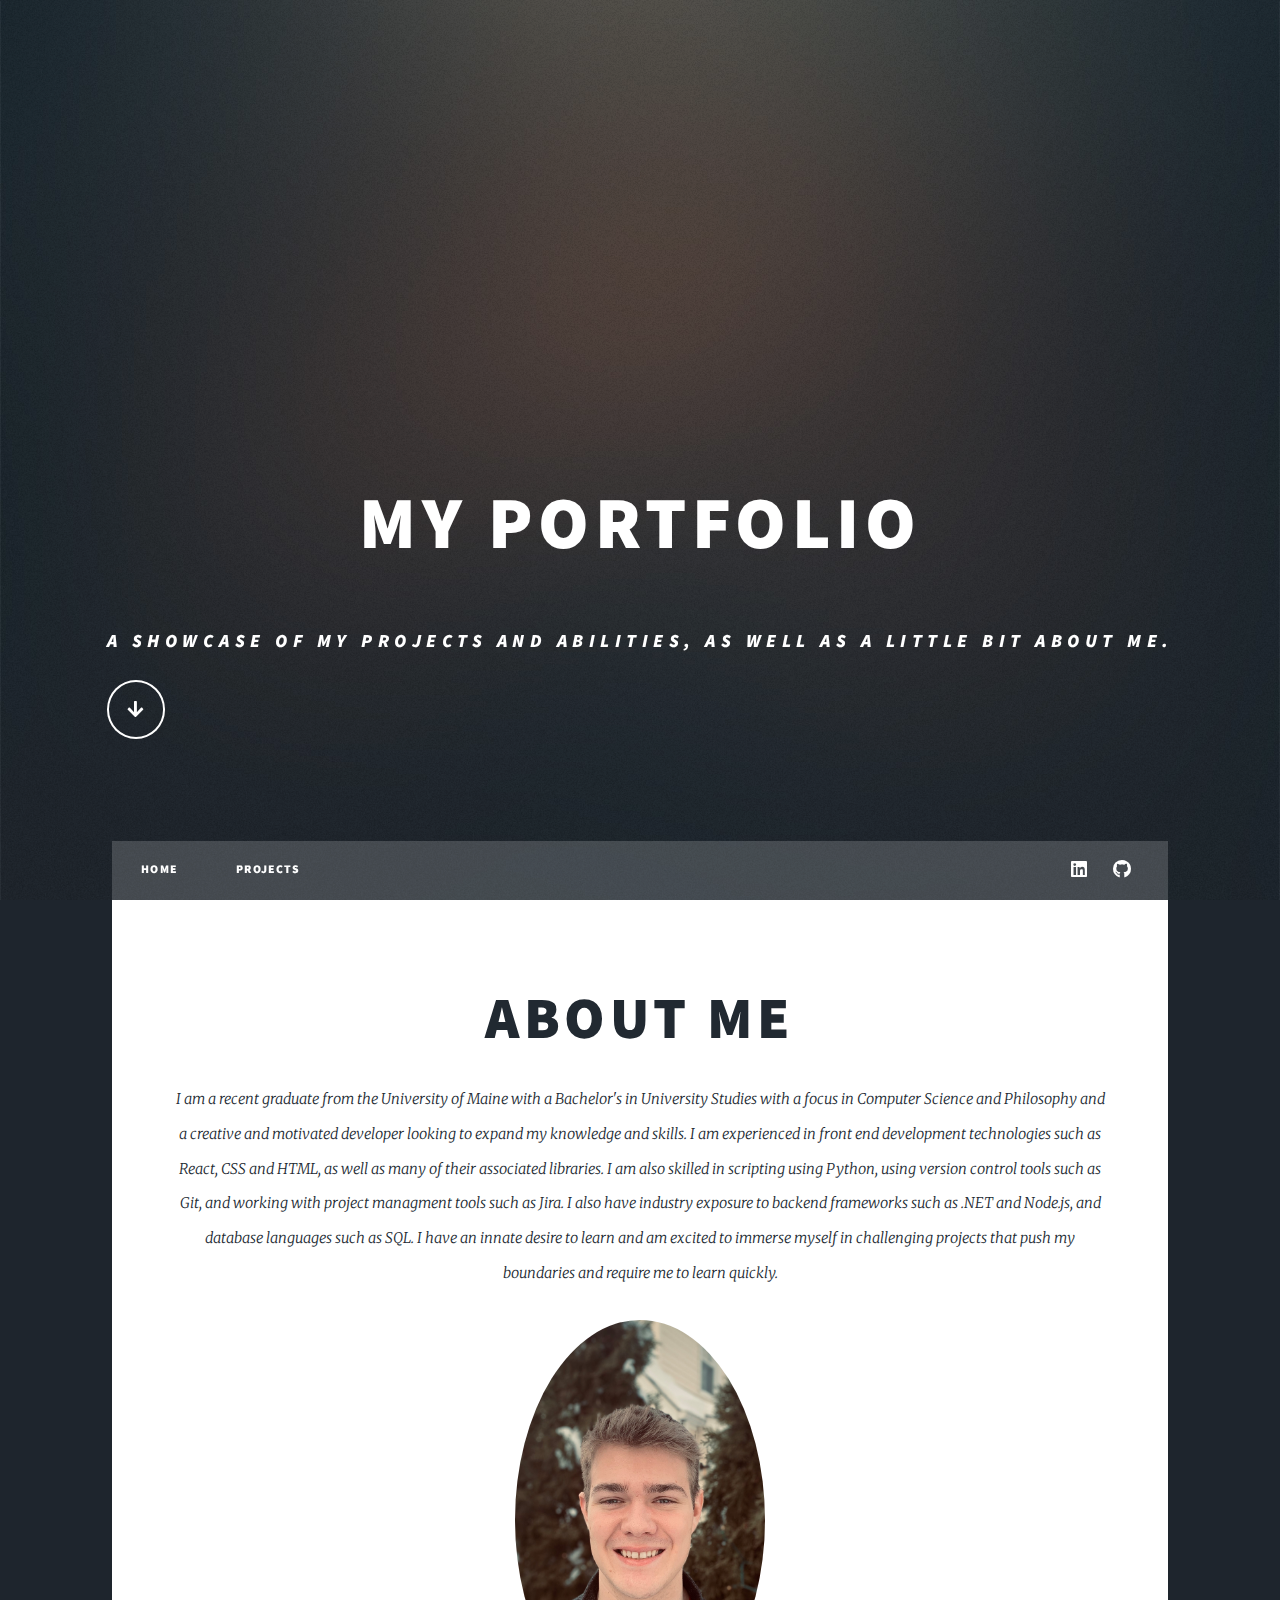
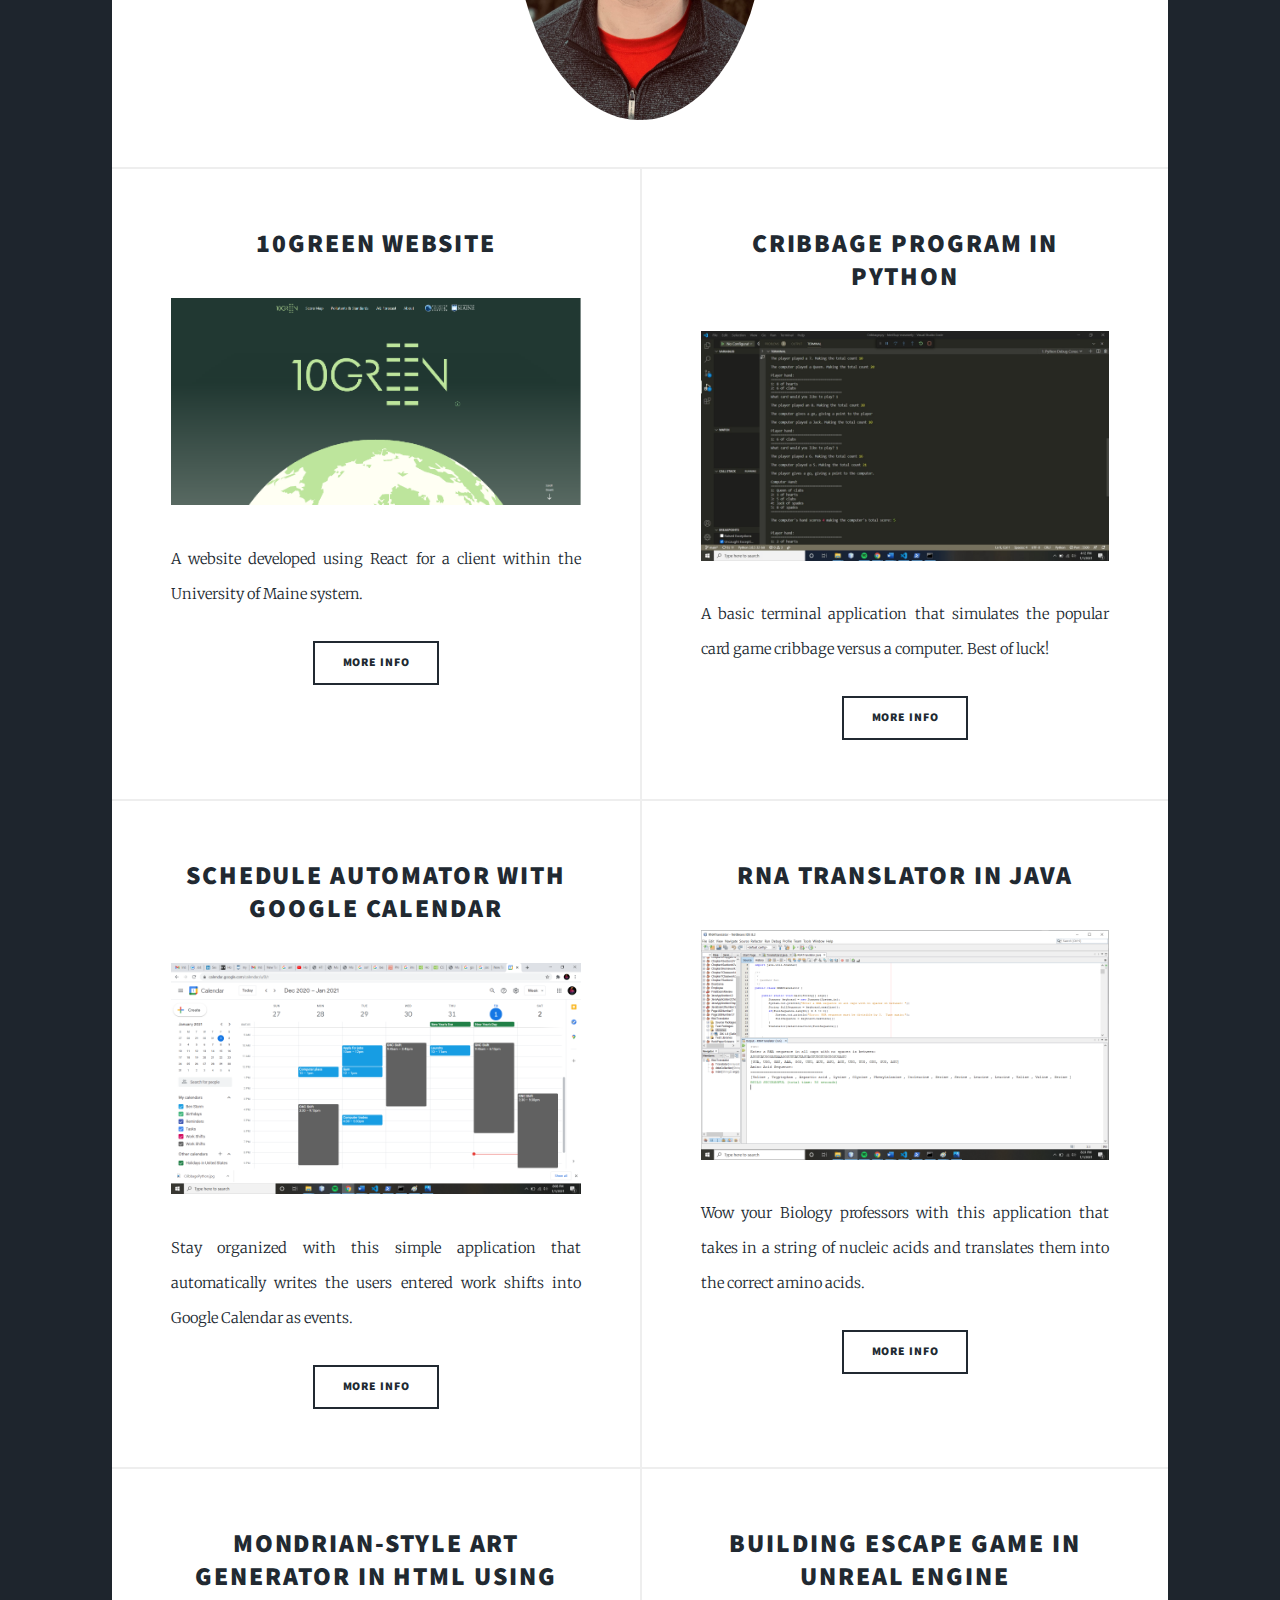
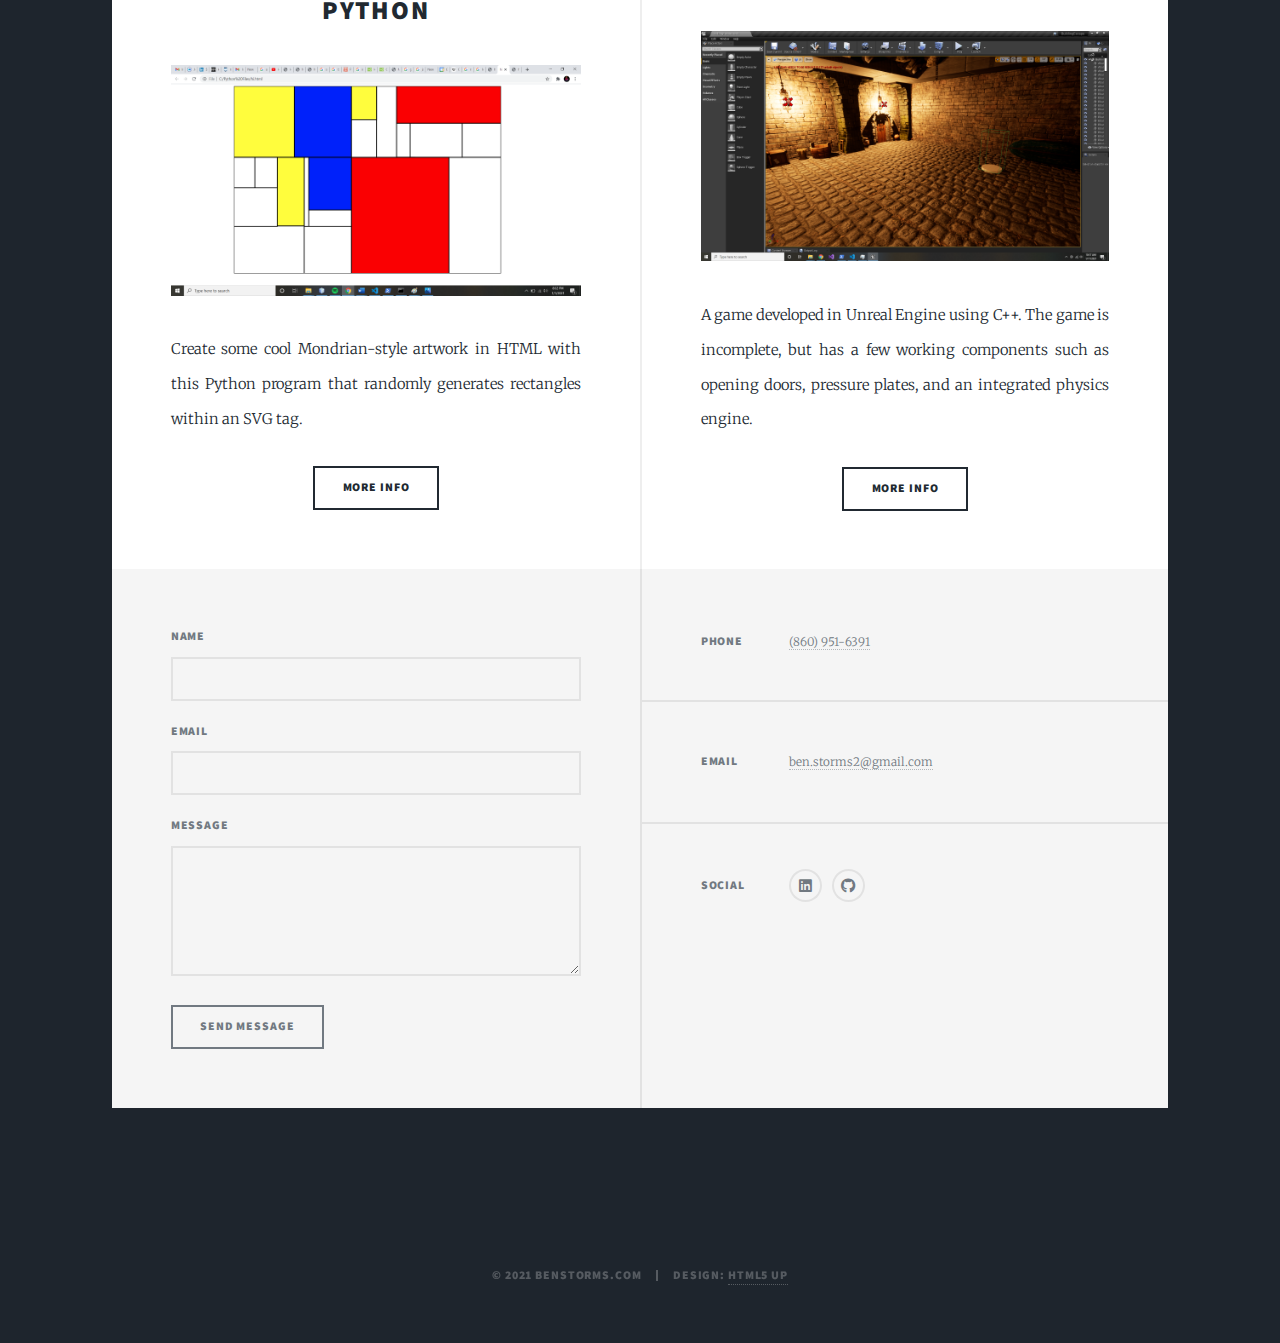
<file: Portfolio/index.html>
<!DOCTYPE HTML>
<!--
	Massively by HTML5 UP
	html5up.net | @ajlkn
	Free for personal and commercial use under the CCA 3.0 license (html5up.net/license)
-->
<html>
	<head>
		<title>My Portfolio</title>
		<meta charset="utf-8" />
		<meta name="viewport" content="width=device-width, initial-scale=1, user-scalable=no" />
		<link rel="stylesheet" href="assets/css/main.css" />
		<noscript><link rel="stylesheet" href="assets/css/noscript.css" /></noscript>
	</head>
	<body class="is-preload">

		<!-- Wrapper -->
			<div id="wrapper" class="fade-in">

				<!-- Intro -->
					<div id="intro">
						<h1>My Portfolio<br />
						<br>
						<p>A showcase of my projects and abilities, as well as a little bit about me.</p>
						<ul class="actions">
							<li><a href="#header" class="button icon solid solo fa-arrow-down scrolly">Continue</a></li>
						</ul>
					</div>

				<!-- Header -->
					<header id="header">
					
					</header>

				<!-- Nav -->
					<nav id="nav">
						<ul class="links">
							<li><a href="index.html">Home</a></li>
							<li><a href="Projects.html">Projects</a></li>
						
						</ul>
						<ul class="icons">
							<li><a href="https://www.linkedin.com/in/ben-storms-4a7b01167/" class="icon brands fa-linkedin"><span class="label">LinkedIn</span></a></li>
							<li><a href="https://github.com/BenStorms25?tab=repositories" class="icon brands fa-github"><span class="label">GitHub</span></a></li>
						</ul>
					</nav>

				<!-- Main -->
					<div id="main">

						<!-- Featured Post -->
							<article class="post featured">
								<header class="major">
									
									<h2><a href="#">About me</a></h2>
									<p>I am a recent graduate from the University of Maine with a Bachelor's in University Studies with a focus in Computer Science and Philosophy and a creative and motivated developer looking to expand my knowledge and skills.   I am experienced in front end development technologies such as React, CSS and HTML, as well as many of their associated libraries.  I am also skilled in scripting using Python, using version control tools such as Git, and working with project managment tools such as Jira.  I also have industry exposure to backend frameworks such as .NET and Node.js, and database languages such as SQL.  I have an innate desire to learn and am excited to immerse myself in challenging projects that push my boundaries and require me to learn quickly.

									</p> 
									<!-- <p>I am a recent graduate from the University of Maine with a Bachelor's degree in University Studies, focusing on Computer Science and Philosophy. I am a creative and motivated developer looking to expand my knowledge and skills in the field.<br>

										I have experience in front-end development technologies such as React, CSS, and HTML, along with proficiency in their associated libraries. I have worked on various projects that have honed my skills in building responsive and visually appealing websites.<br>
										
										In addition, I am skilled in scripting using Python, utilizing version control tools like Git, and leveraging project management tools such as Jira to ensure efficient collaboration and delivery of projects. I am well-versed in industry-standard practices and strive for excellence in my work.<br>
										
										Furthermore, I have gained exposure to back-end frameworks including .NET and Node.js, as well as database languages such as SQL. This industry exposure has given me a broader perspective and an understanding of the full-stack development process.<br>
										
										Driven by an innate desire to learn and grow, I am excited to immerse myself in challenging projects that push my boundaries. I thrive on exploring new technologies and finding innovative solutions to complex problems.<br>
										
										Overall, I am a dedicated and enthusiastic developer ready to contribute to exciting projects, collaborate with talented teams, and continuously expand my skill set. I am eager to make a positive impact and deliver outstanding results.</p> -->
									<div class = "Aligner"><img class = "profilePic" src="images\CroppedProfilePic.jpg" alt = ""></div>
									
								</header>
								
								<ul class="actions special">
									
								</ul>
							</article>

						<!-- Posts -->
							<section class="posts">
								<article>
									<header>
										
										<h2><a href="10GreenSite.html">10Green Website<br /></a></h2>
							
									</header>
									<a href="10GreenSite.html" class="image fit"><img src="images/10GreenSite.png" alt="" /></a>
									<p>A website developed using React for a client within the University of Maine system.</p>
									<ul class="actions special">
										<li><a href="10GreenSite.html" class="button">More Info</a></li>
									</ul>
								</article>
								<article>
									<header>
										
										<h2><a href="CribbagePythonPage.html">Cribbage Program in Python<br /></a></h2>
							
									</header>
									<a href="CribbagePythonPage.html" class="image fit"><img src="images/CribbagePython.jpg" alt="" /></a>
									<p>A basic terminal application that simulates the popular card game cribbage versus a computer.  Best of luck!</p>
									<ul class="actions special">
										<li><a href="CribbagePythonPage.html" class="button">More Info</a></li>
									</ul>
								</article>
								<article>
									<header>
										
										<h2><a href="ShiftWriterPage.html">Schedule Automator with google calendar<br />
									
									</header>
									<a href="ShiftWriterPage.html" class="image fit"><img src="images/GoogleCalendarProgramImage.png" alt="" /></a>
									<p>Stay organized with this simple application that automatically writes the users entered work shifts into Google Calendar as events. 
									</p>
									<ul class="actions special">
										<li><a href="ShiftWriterPage.html" class="button">More Info</a></li>
									</ul>
								</article>
								<article>
									<header>
										
										<h2><a href="RNATranslatorPage.html">RNA Translator in java<br />
										
									</header>
									<a href="RNATranslatorPage.html" class="image fit"><img src="images/RNATranslatorJava.png" alt="" /></a>
									<p>Wow your Biology professors with this application that takes in a string of nucleic acids and translates them into the correct amino acids.</p>
									<ul class="actions special">
										<li><a href="RNATranslatorPage.html" class="button">More Info</a></li>
									</ul>
								</article>
								<article>
									<header>
										
										<h2><a href="MondrianArtPage.html">mondrian-style art generator in html using python<br />
										
									</header>
									<a href = "MondrianArtPage.html" class="image fit"><img src="images/MondrianArtGenerator.png" alt="" /></a>
									<p>Create some cool Mondrian-style artwork in HTML with this Python program that randomly generates rectangles within an SVG tag.</p>
									<ul class="actions special">
										<li><a href="MondrianArtPage.html" class="button">More Info</a></li>
									</ul>
								</article>
								<article>
									<header>
										
										<h2><a href="BuildingEscapeGame.html">Building Escape Game in Unreal Engine<br /></a></h2>
							
									</header>
									<a href="BuildingEscapeGame.html" class="image fit"><img src="images/BuildingEscape.png" alt="" /></a>
									<p>A game developed in Unreal Engine using C++. The game is incomplete, but has a few working components such as opening doors, pressure plates, and an integrated physics engine.</p>
									<ul class="actions special">
										<li><a href="BuildingEscapeGame.html" class="button">More Info</a></li>
									</ul>
								</article>
								
						<!-- Footer -->
							

					</div>

				<!-- Footer -->
					<footer id="footer">
						<section>
							<form method="post" action="submit_form.php">
								<div class="fields">
									<div class="field">
										<label for="name">Name</label>
										<input type="text" name="name" id="name" />
									</div>
									<div class="field">
										<label for="email">Email</label>
										<input type="text" name="email" id="email" />
									</div>
									<div class="field">
										<label for="message">Message</label>
										<textarea name="message" id="message" rows="3"></textarea>
									</div>
								</div>
								<ul class="actions">
									<li><input type="submit" value="Send Message" /></li>
								</ul>
							</form>
						</section>
						<section class="split contact">
							
							<section>
								<h3>Phone</h3>
								<p><a href="#">(860) 951-6391</a></p>
							</section>
							<section>
								<h3>Email</h3>
								<p><a href="#">ben.storms2@gmail.com</a></p>
							</section>
							<section>
								<h3>Social</h3>
								<ul class="icons alt">
									
									<li><a href="https://www.linkedin.com/in/benjamin-storms-4a7b01167/" class="icon brands alt fa-linkedin"><span class="label">LinkedIn</span></a></li>
									<li><a href="https://github.com/BenStorms25" class="icon brands alt fa-github"><span class="label">GitHub</span></a></li>
								</ul>
							</section>
						</section>
					</footer>

				<!-- Copyright -->
					<div id="copyright">
						<ul><li>&copy; 2021 Benstorms.com</li><li>Design: <a href="https://html5up.net">HTML5 UP</a></li></ul>
					</div>

			</div>

		<!-- Scripts -->
			<script src="assets/js/jquery.min.js"></script>
			<script src="assets/js/jquery.scrollex.min.js"></script>
			<script src="assets/js/jquery.scrolly.min.js"></script>
			<script src="assets/js/browser.min.js"></script>
			<script src="assets/js/breakpoints.min.js"></script>
			<script src="assets/js/util.js"></script>
			<script src="assets/js/main.js"></script>

	</body>
</html>
</file>
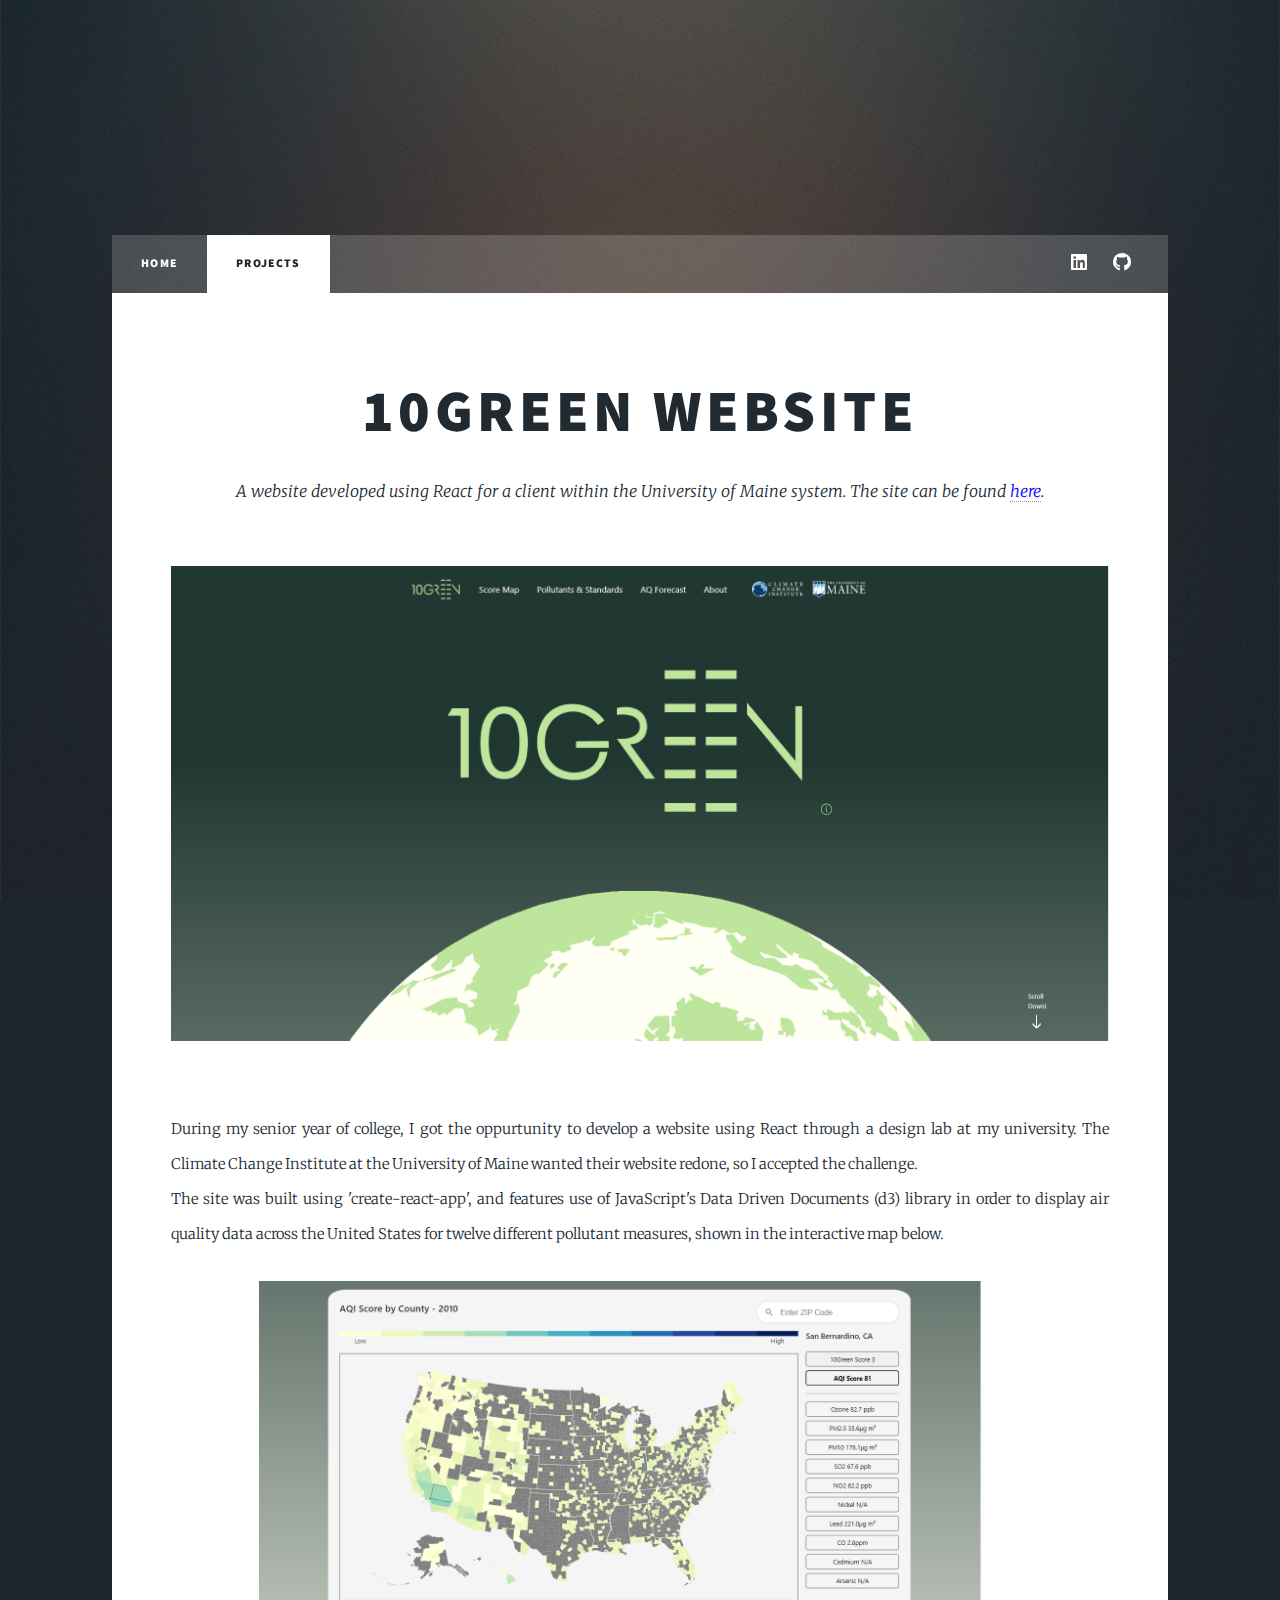
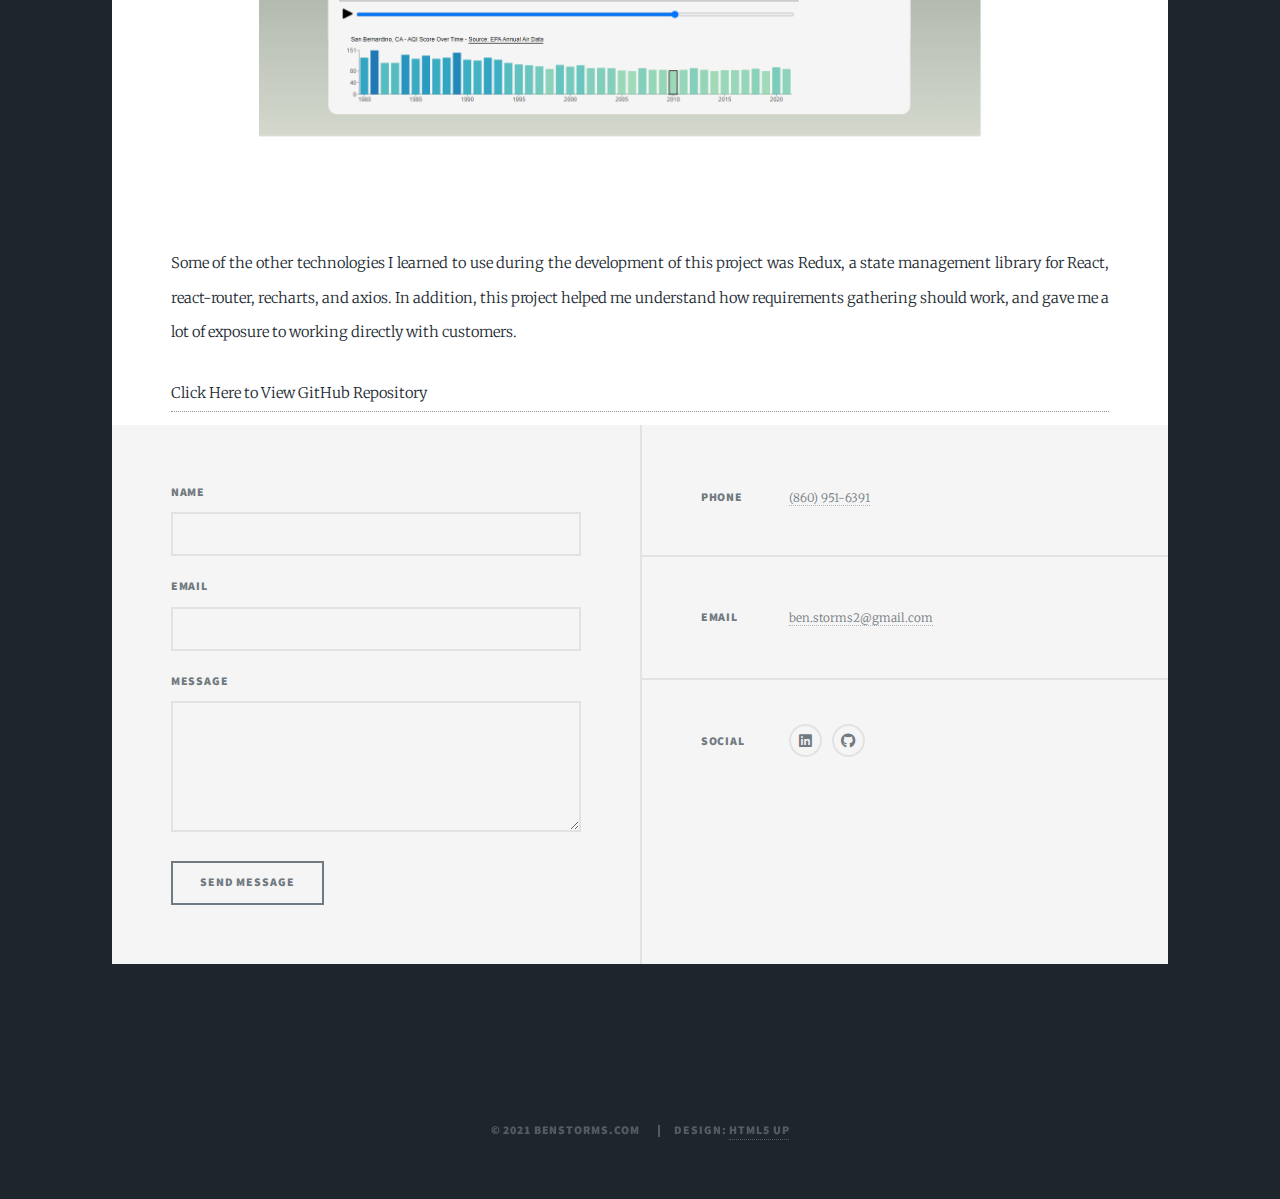
<file: Portfolio/10GreenSite.html>
<!DOCTYPE html>
<!--
	Massively by HTML5 UP
	html5up.net | @ajlkn
	Free for personal and commercial use under the CCA 3.0 license (html5up.net/license)
-->
<html>
  <head>
    <title>10Green Website</title>
    <meta charset="utf-8" />
    <meta
      name="viewport"
      content="width=device-width, initial-scale=1, user-scalable=no"
    />
    <link rel="stylesheet" href="assets/css/main.css" />
    <noscript
      ><link rel="stylesheet" href="assets/css/noscript.css"
    /></noscript>
  </head>
  <body class="is-preload">
    <!-- Wrapper -->
    <div id="wrapper">
      <!-- Header -->
      <header id="header"></header>

      <!-- Nav -->
      <nav id="nav">
        <ul class="links">
          <li><a href="index.html">Home</a></li>
          <li class="active"><a href="Projects.html">Projects</a></li>
        </ul>
        <ul class="icons">
          <li>
            <a
              href="https://www.linkedin.com/in/ben-storms-4a7b01167/"
              class="icon brands fa-linkedin"
              ><span class="label">LinkedIn</span></a
            >
          </li>
          <li>
            <a href="#" class="icon brands fa-github"
              ><span class="label">GitHub</span></a
            >
          </li>
        </ul>
      </nav>

      <!-- Main -->
      <div id="main">
        <!-- Post -->
        <section class="post">
          <header class="major">
            <h1>10Green Website</h1>
            <p>
              A website developed using React for a client within the University
              of Maine system. The site can be found
              <a href="http://mco.acg.maine.edu/10green/" style="color: blue"
                >here</a
              >.
            </p>
          </header>
          <div>
            <a href="http://mco.acg.maine.edu/10green/" class="image fit">
              <img
                class="pythonProgramImage"
                src="images/10GreenSite.png"
                alt=""
                style="height: auto"
              />
            </a>
          </div>
          <br />
          <p>
            During my senior year of college, I got the oppurtunity to develop a
            website using React through a design lab at my university. The
            Climate Change Institute at the University of Maine wanted their
            website redone, so I accepted the challenge.<br />The site was built
            using 'create-react-app', and features use of JavaScript's Data
            Driven Documents (d3) library in order to display air quality data
            across the United States for twelve different pollutant measures,
            shown in the interactive map below.
          </p>

          <div>
            <a href="http://mco.acg.maine.edu/10green/" class="image fit">
              <img
                class="pythonProgramImage"
                src="images/10GreenInteractiveMap.png"
                alt=""
                style="
                  height: auto;
                  position: relative;
                  left: 6rem;
                  @media screen (max-width: 800px) {
                    height: auto;
                    position: relative;
                    left: 4rem;
                  }
                "
              />
            </a>
          </div>
          <p>
            Some of the other technologies I learned to use during the
            development of this project was Redux, a state management library
            for React, react-router, recharts, and axios. In addition, this
            project helped me understand how requirements gathering should work,
            and gave me a lot of exposure to working directly with customers.
          </p>
          <br />
          <a
            href="https://github.com/BenStorms25/ten-green-app"
            class="GitHubHyperLink"
            >Click Here to View GitHub Repository</a
          >
        </section>
      </div>

      <!-- Footer -->

      <!-- Footer -->
      <footer id="footer">
        <section>
          <form method="post" action="#">
            <div class="fields">
              <div class="field">
                <label for="name">Name</label>
                <input type="text" name="name" id="name" />
              </div>
              <div class="field">
                <label for="email">Email</label>
                <input type="text" name="email" id="email" />
              </div>
              <div class="field">
                <label for="message">Message</label>
                <textarea name="message" id="message" rows="3"></textarea>
              </div>
            </div>
            <ul class="actions">
              <li><input type="submit" value="Send Message" /></li>
            </ul>
          </form>
        </section>
        <section class="split contact">
          <section>
            <h3>Phone</h3>
            <p><a href="#">(860) 951-6391</a></p>
          </section>
          <section>
            <h3>Email</h3>
            <p><a href="#">ben.storms2@gmail.com</a></p>
          </section>
          <section>
            <h3>Social</h3>
            <ul class="icons alt">
              <li>
                <a href="#" class="icon brands alt fa-linkedin"
                  ><span class="label">LinkedIn</span></a
                >
              </li>
              <li>
                <a href="#" class="icon brands alt fa-github"
                  ><span class="label">GitHub</span></a
                >
              </li>
            </ul>
          </section>
        </section>
      </footer>

      <!-- Copyright -->
      <div id="copyright">
        <ul>
          <li>&copy; 2021 Benstorms.com</li>
          <li>Design: <a href="https://html5up.net">HTML5 UP</a></li>
        </ul>
      </div>
    </div>

    <!-- Scripts -->
    <script src="assets/js/jquery.min.js"></script>
    <script src="assets/js/jquery.scrollex.min.js"></script>
    <script src="assets/js/jquery.scrolly.min.js"></script>
    <script src="assets/js/browser.min.js"></script>
    <script src="assets/js/breakpoints.min.js"></script>
    <script src="assets/js/util.js"></script>
    <script src="assets/js/main.js"></script>
  </body>
</html>
</file>
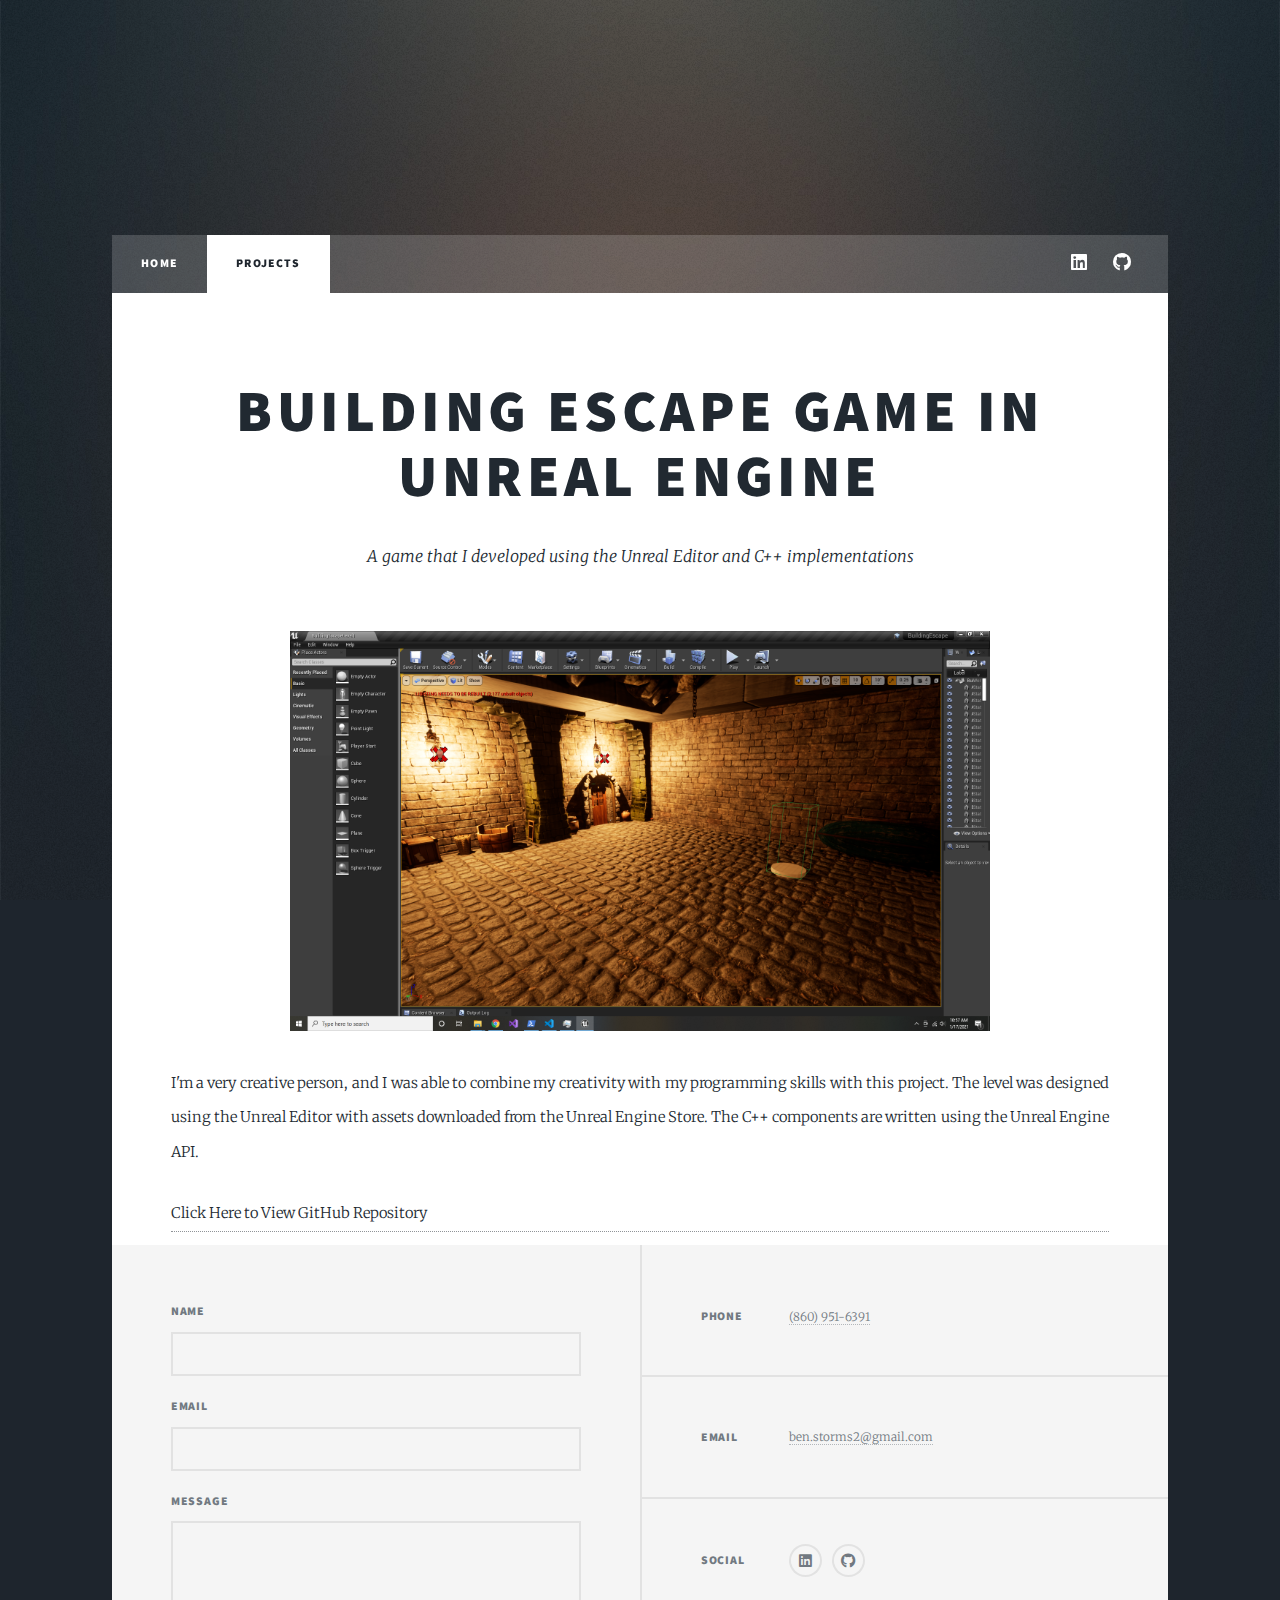
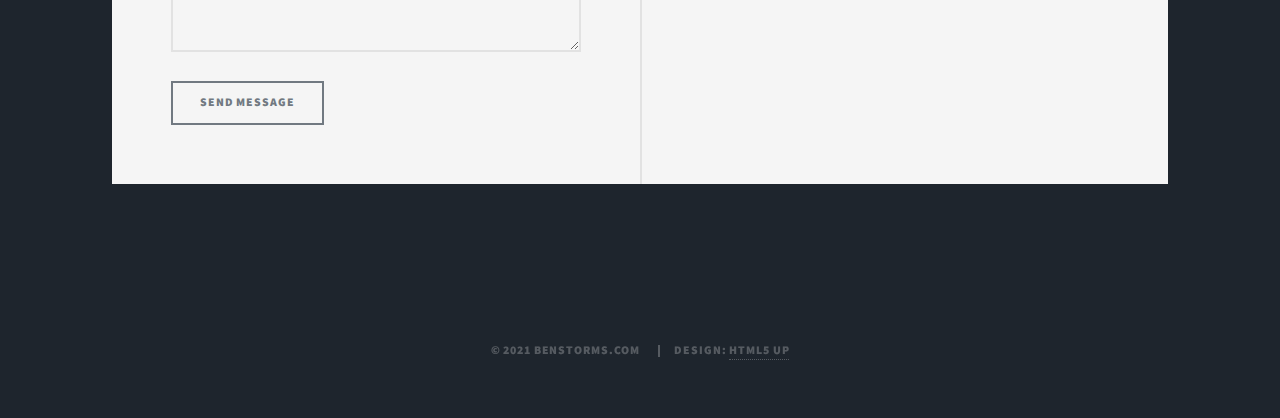
<file: Portfolio/BuildingEscapeGame.html>
<!DOCTYPE html>
<!--
	Massively by HTML5 UP
	html5up.net | @ajlkn
	Free for personal and commercial use under the CCA 3.0 license (html5up.net/license)
-->
<html>
  <head>
    <title>Building Escape Using Unreal Engine</title>
    <meta charset="utf-8" />
    <meta
      name="viewport"
      content="width=device-width, initial-scale=1, user-scalable=no"
    />
    <link rel="stylesheet" href="assets/css/main.css" />
    <noscript
      ><link rel="stylesheet" href="assets/css/noscript.css"
    /></noscript>
  </head>
  <body class="is-preload">
    <!-- Wrapper -->
    <div id="wrapper">
      <!-- Header -->
      <header id="header"></header>

      <!-- Nav -->
      <nav id="nav">
        <ul class="links">
          <li><a href="index.html">Home</a></li>
          <li class="active"><a href="Projects.html">Projects</a></li>
        </ul>
        <ul class="icons">
          <li>
            <a
              href="https://www.linkedin.com/in/ben-storms-4a7b01167/"
              class="icon brands fa-linkedin"
              ><span class="label">LinkedIn</span></a
            >
          </li>
          <li>
            <a href="#" class="icon brands fa-github"
              ><span class="label">GitHub</span></a
            >
          </li>
        </ul>
      </nav>

      <!-- Main -->
      <div id="main">
        <!-- Post -->
        <section class="post">
          <header class="major">
            <h1>Building Escape game in unreal engine</h1>
            <p>
              A game that I developed using the Unreal Editor and C++
              implementations
            </p>
          </header>
          <div>
            <img
              class="pythonProgramImage"
              src="images/BuildingEscape.png"
              alt=""
            />
          </div>
          <br />
          <p>
            I'm a very creative person, and I was able to combine my creativity
            with my programming skills with this project. The level was designed
            using the Unreal Editor with assets downloaded from the Unreal
            Engine Store. The C++ components are written using the Unreal Engine
            API.
          </p>
          <br />
          <a
            href="https://github.com/BenStorms25/BuildingEscapeGame"
            class="GitHubHyperLink"
            >Click Here to View GitHub Repository</a
          >
        </section>
      </div>

      <!-- Footer -->

      <!-- Footer -->
      <footer id="footer">
        <section>
          <form method="post" action="#">
            <div class="fields">
              <div class="field">
                <label for="name">Name</label>
                <input type="text" name="name" id="name" />
              </div>
              <div class="field">
                <label for="email">Email</label>
                <input type="text" name="email" id="email" />
              </div>
              <div class="field">
                <label for="message">Message</label>
                <textarea name="message" id="message" rows="3"></textarea>
              </div>
            </div>
            <ul class="actions">
              <li><input type="submit" value="Send Message" /></li>
            </ul>
          </form>
        </section>
        <section class="split contact">
          <section>
            <h3>Phone</h3>
            <p><a href="#">(860) 951-6391</a></p>
          </section>
          <section>
            <h3>Email</h3>
            <p><a href="#">ben.storms2@gmail.com</a></p>
          </section>
          <section>
            <h3>Social</h3>
            <ul class="icons alt">
              <li>
                <a href="#" class="icon brands alt fa-linkedin"
                  ><span class="label">LinkedIn</span></a
                >
              </li>
              <li>
                <a href="#" class="icon brands alt fa-github"
                  ><span class="label">GitHub</span></a
                >
              </li>
            </ul>
          </section>
        </section>
      </footer>

      <!-- Copyright -->
      <div id="copyright">
        <ul>
          <li>&copy; 2021 Benstorms.com</li>
          <li>Design: <a href="https://html5up.net">HTML5 UP</a></li>
        </ul>
      </div>
    </div>

    <!-- Scripts -->
    <script src="assets/js/jquery.min.js"></script>
    <script src="assets/js/jquery.scrollex.min.js"></script>
    <script src="assets/js/jquery.scrolly.min.js"></script>
    <script src="assets/js/browser.min.js"></script>
    <script src="assets/js/breakpoints.min.js"></script>
    <script src="assets/js/util.js"></script>
    <script src="assets/js/main.js"></script>
  </body>
</html>
</file>
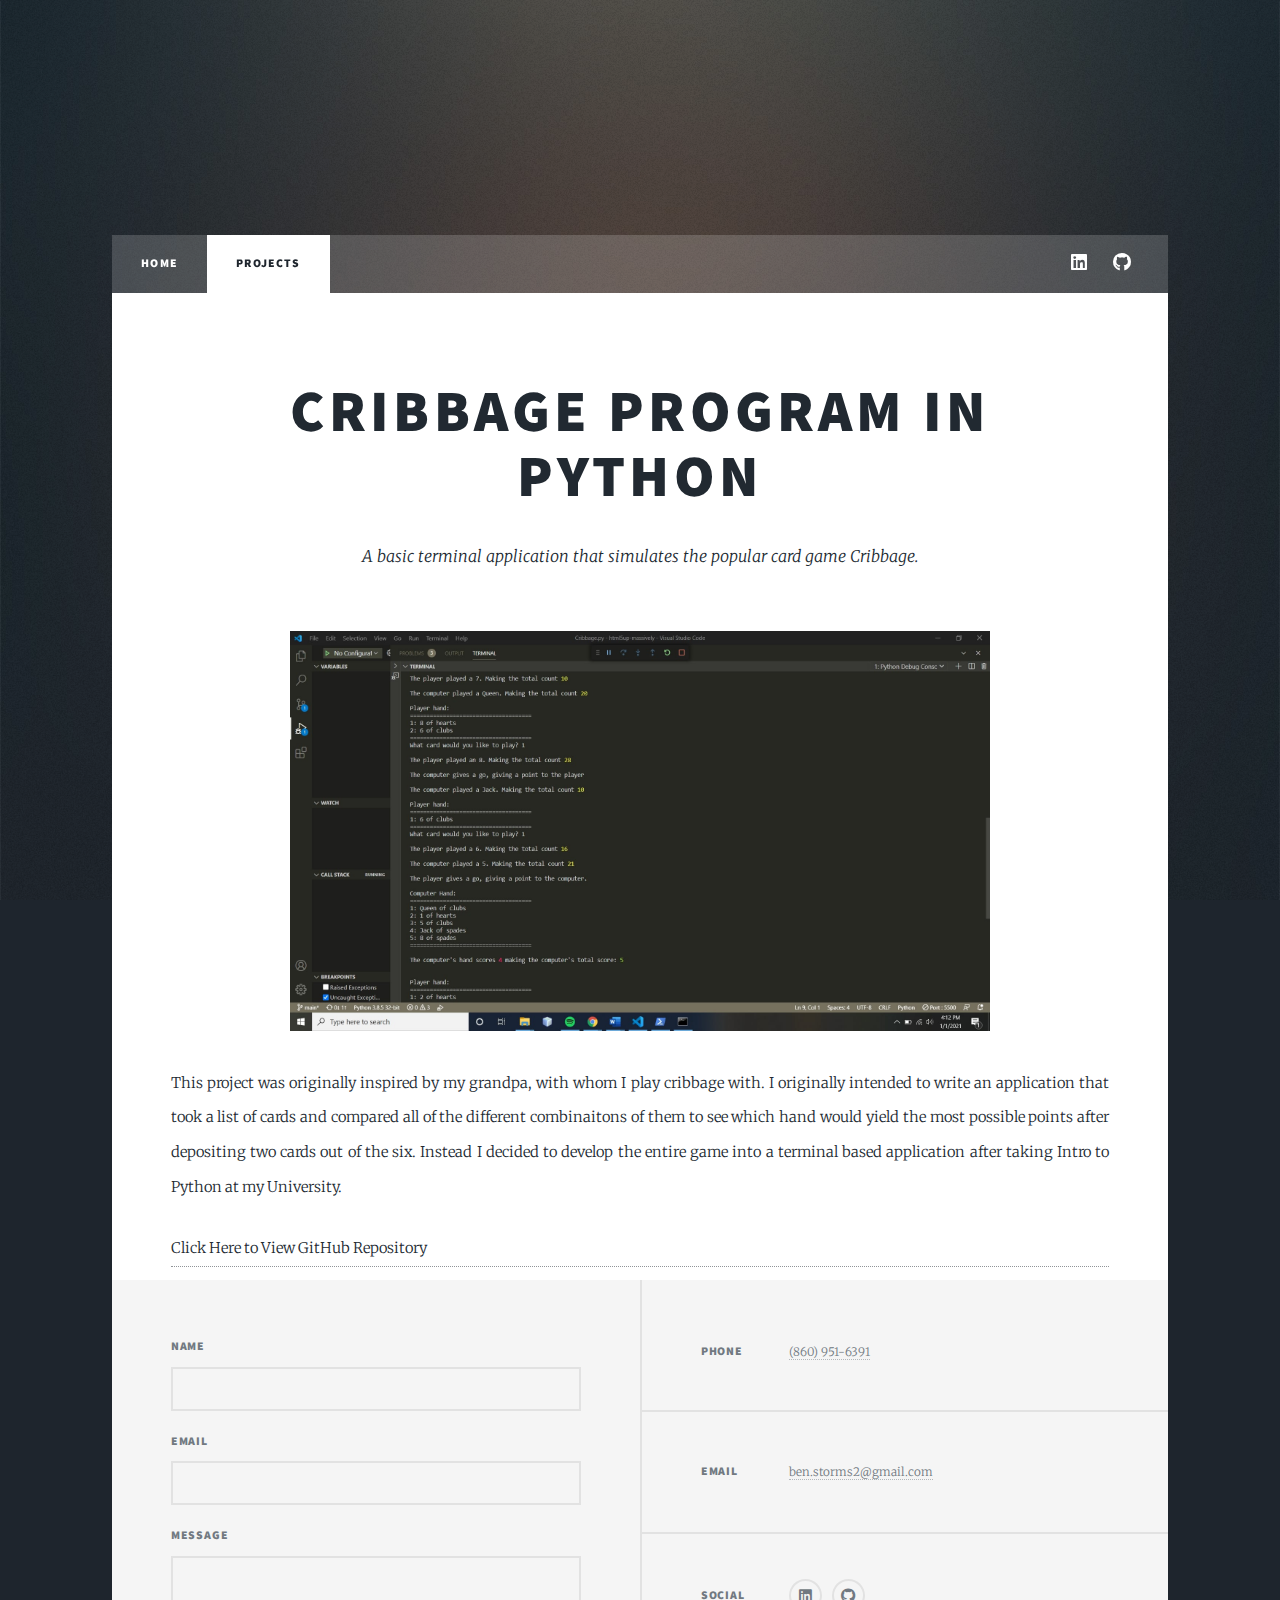
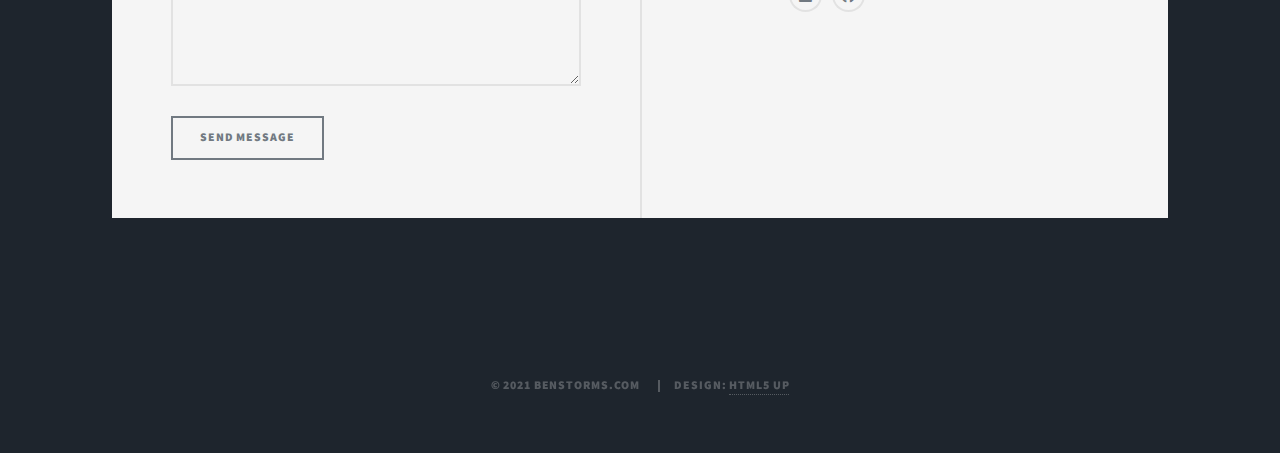
<file: Portfolio/CribbagePythonPage.html>
<!DOCTYPE html>
<!--
	Massively by HTML5 UP
	html5up.net | @ajlkn
	Free for personal and commercial use under the CCA 3.0 license (html5up.net/license)
-->
<html>
  <head>
    <title>Cribbage Program in Python</title>
    <meta charset="utf-8" />
    <meta
      name="viewport"
      content="width=device-width, initial-scale=1, user-scalable=no"
    />
    <link rel="stylesheet" href="assets/css/main.css" />
    <noscript
      ><link rel="stylesheet" href="assets/css/noscript.css"
    /></noscript>
  </head>
  <body class="is-preload">
    <!-- Wrapper -->
    <div id="wrapper">
      <!-- Header -->
      <header id="header"></header>

      <!-- Nav -->
      <nav id="nav">
        <ul class="links">
          <li><a href="index.html">Home</a></li>
          <li class="active"><a href="Projects.html">Projects</a></li>
        </ul>
        <ul class="icons">
          <li>
            <a
              href="https://www.linkedin.com/in/ben-storms-4a7b01167/"
              class="icon brands fa-linkedin"
              ><span class="label">LinkedIn</span></a
            >
          </li>
          <li>
            <a href="#" class="icon brands fa-github"
              ><span class="label">GitHub</span></a
            >
          </li>
        </ul>
      </nav>

      <!-- Main -->
      <div id="main">
        <!-- Post -->
        <section class="post">
          <header class="major">
            <h1>Cribbage Program in python</h1>
            <p>
              A basic terminal application that simulates the popular card game
              Cribbage.
            </p>
          </header>
          <div>
            <img
              class="pythonProgramImage"
              src="images/CribbagePython.jpg"
              alt=""
            />
          </div>
          <br />
          <p>
            This project was originally inspired by my grandpa, with whom I play
            cribbage with. I originally intended to write an application that
            took a list of cards and compared all of the different combinaitons
            of them to see which hand would yield the most possible points after
            depositing two cards out of the six. Instead I decided to develop
            the entire game into a terminal based application after taking Intro
            to Python at my University.
          </p>
          <br />
          <a
            href="https://github.com/BenStorms25/Cribbage-Game.git"
            class="GitHubHyperLink"
            >Click Here to View GitHub Repository</a
          >
        </section>
      </div>

      <!-- Footer -->

      <!-- Footer -->
      <footer id="footer">
        <section>
          <form method="post" action="#">
            <div class="fields">
              <div class="field">
                <label for="name">Name</label>
                <input type="text" name="name" id="name" />
              </div>
              <div class="field">
                <label for="email">Email</label>
                <input type="text" name="email" id="email" />
              </div>
              <div class="field">
                <label for="message">Message</label>
                <textarea name="message" id="message" rows="3"></textarea>
              </div>
            </div>
            <ul class="actions">
              <li><input type="submit" value="Send Message" /></li>
            </ul>
          </form>
        </section>
        <section class="split contact">
          <section>
            <h3>Phone</h3>
            <p><a href="#">(860) 951-6391</a></p>
          </section>
          <section>
            <h3>Email</h3>
            <p><a href="#">ben.storms2@gmail.com</a></p>
          </section>
          <section>
            <h3>Social</h3>
            <ul class="icons alt">
              <li>
                <a href="#" class="icon brands alt fa-linkedin"
                  ><span class="label">LinkedIn</span></a
                >
              </li>
              <li>
                <a href="#" class="icon brands alt fa-github"
                  ><span class="label">GitHub</span></a
                >
              </li>
            </ul>
          </section>
        </section>
      </footer>

      <!-- Copyright -->
      <div id="copyright">
        <ul>
          <li>&copy; 2021 Benstorms.com</li>
          <li>Design: <a href="https://html5up.net">HTML5 UP</a></li>
        </ul>
      </div>
    </div>

    <!-- Scripts -->
    <script src="assets/js/jquery.min.js"></script>
    <script src="assets/js/jquery.scrollex.min.js"></script>
    <script src="assets/js/jquery.scrolly.min.js"></script>
    <script src="assets/js/browser.min.js"></script>
    <script src="assets/js/breakpoints.min.js"></script>
    <script src="assets/js/util.js"></script>
    <script src="assets/js/main.js"></script>
  </body>
</html>
</file>
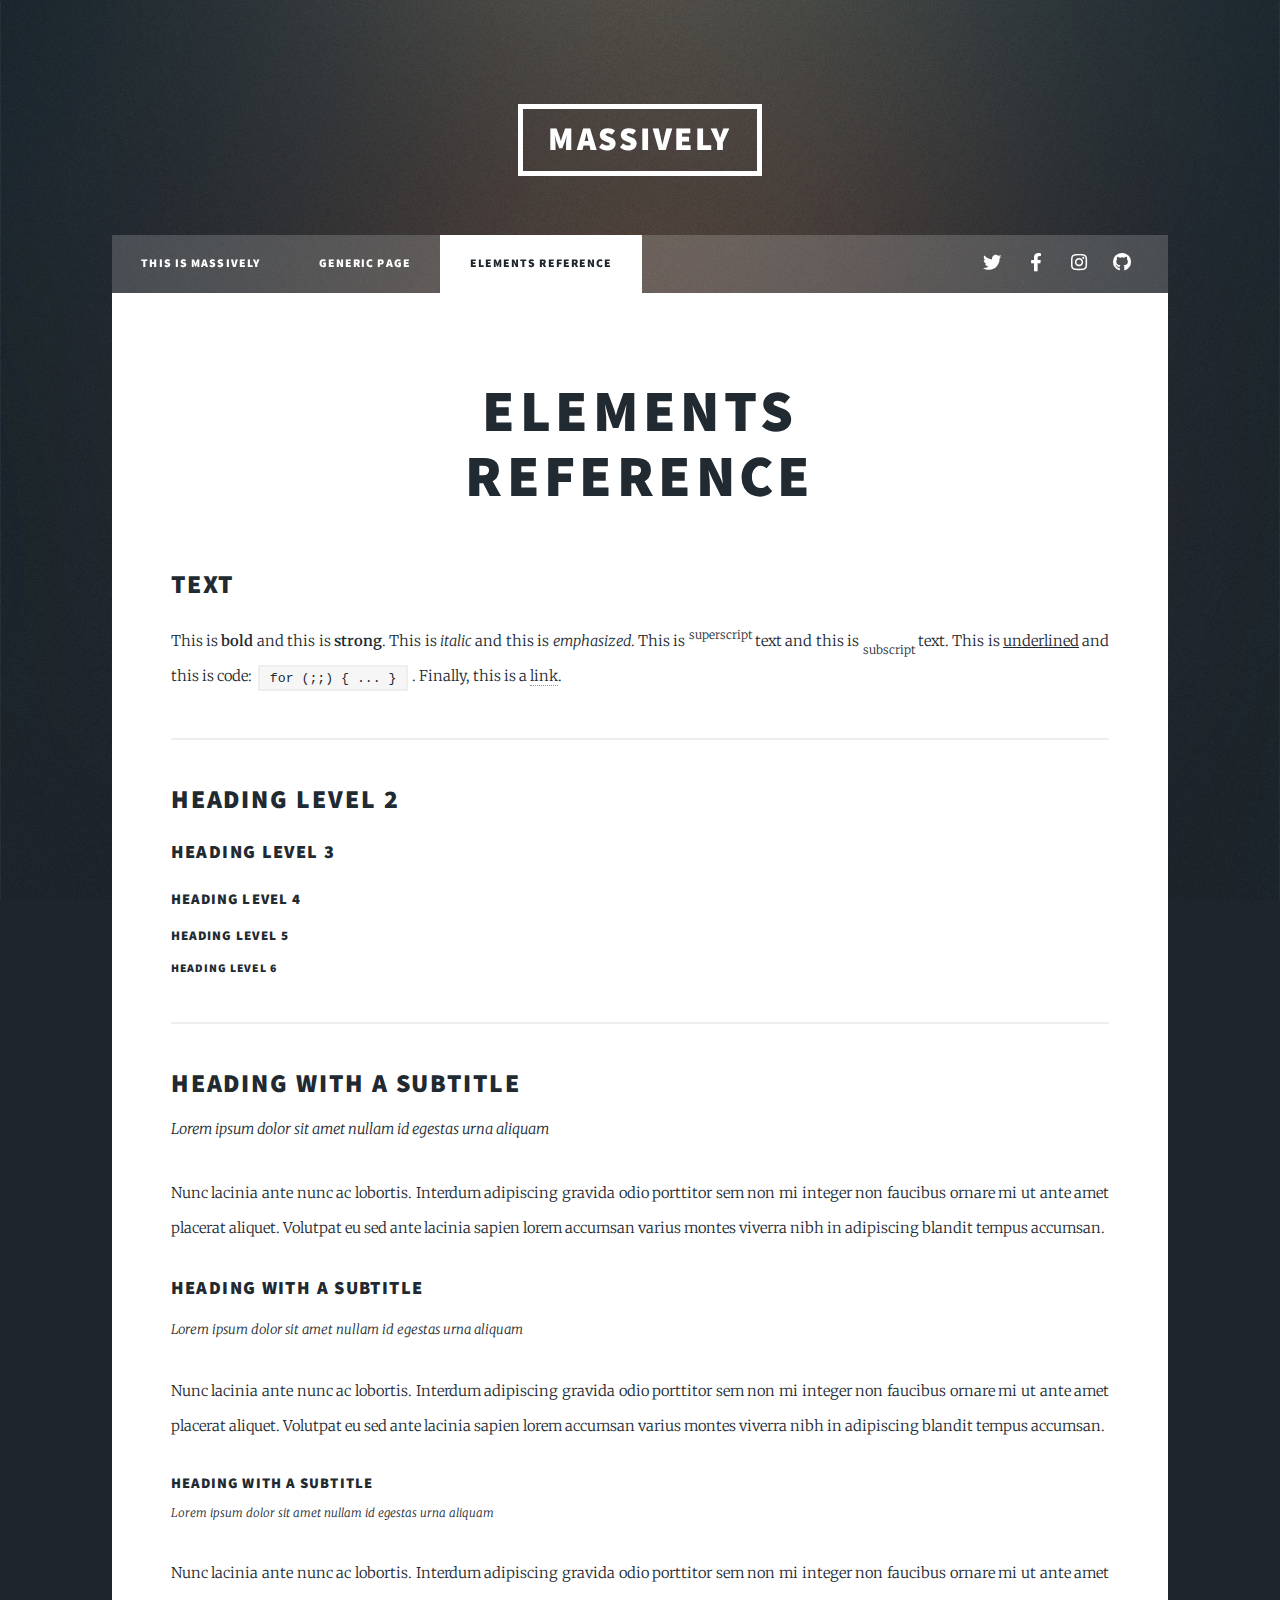
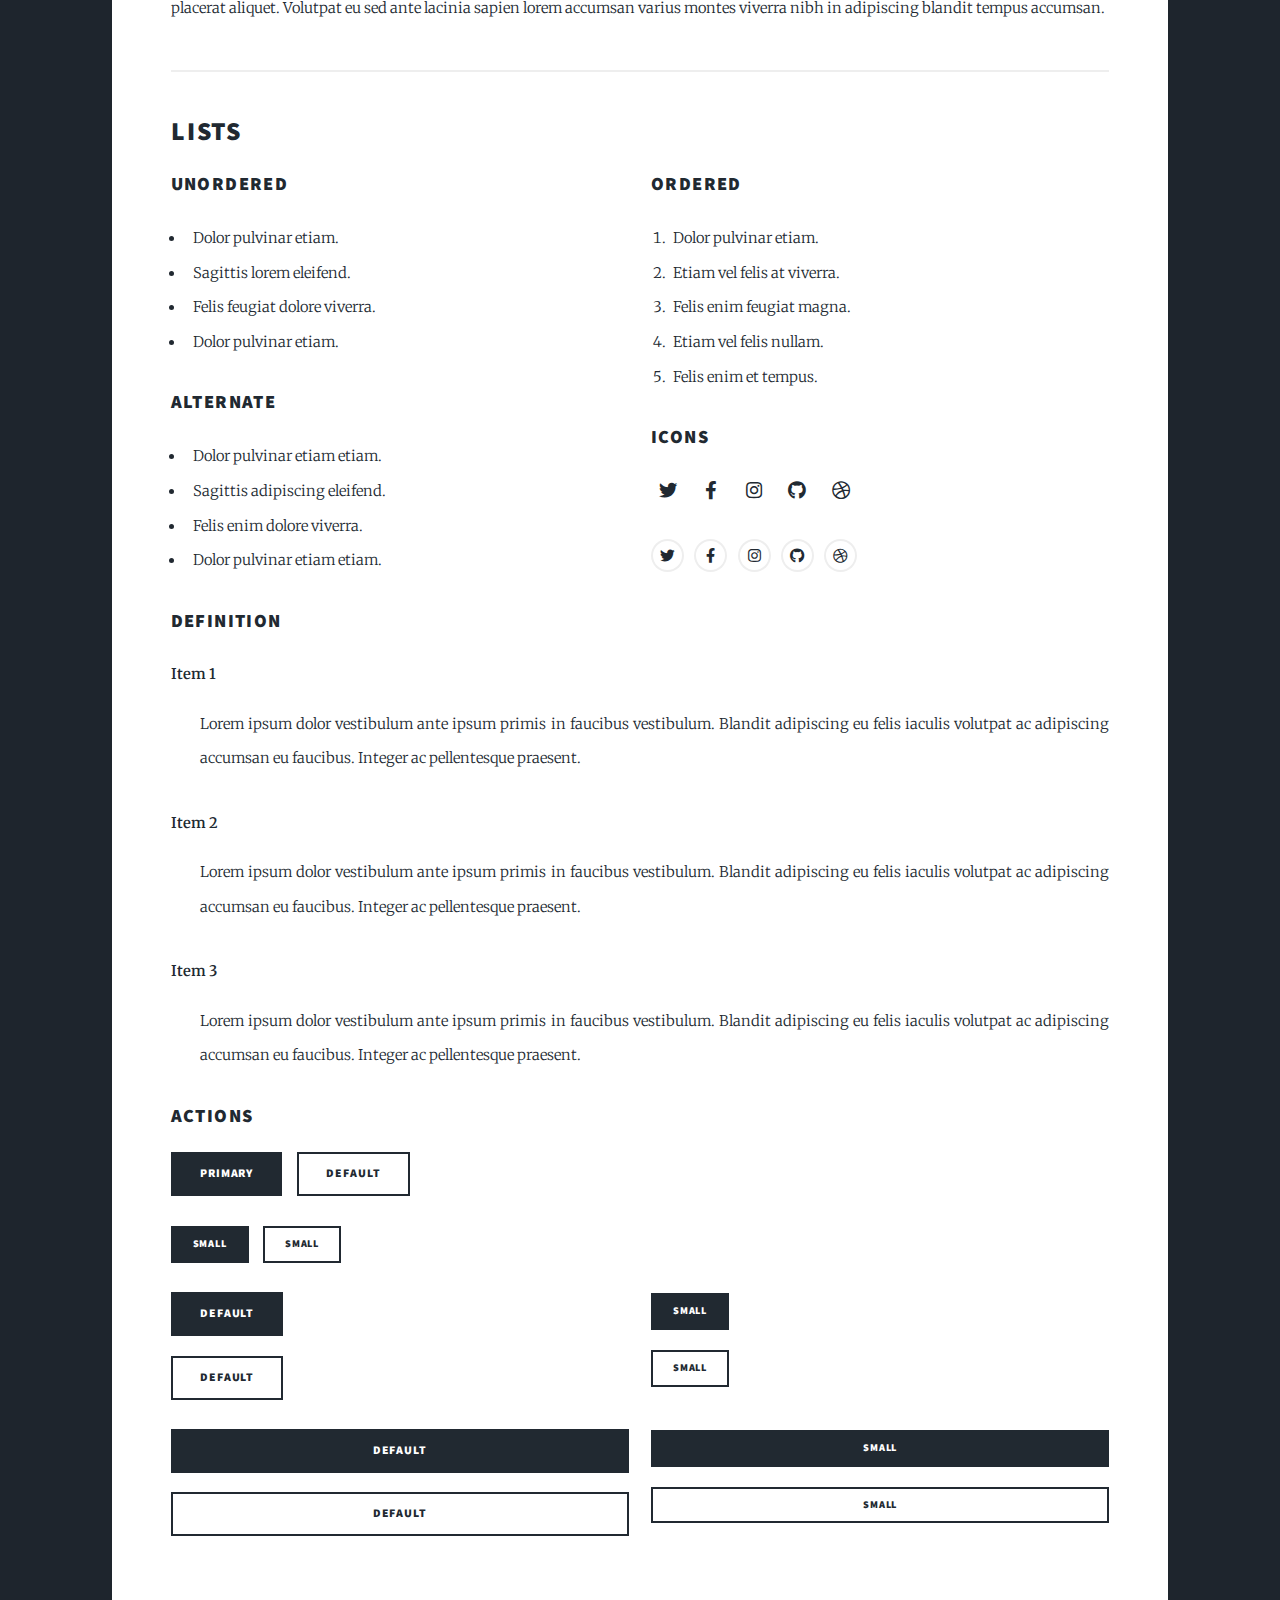
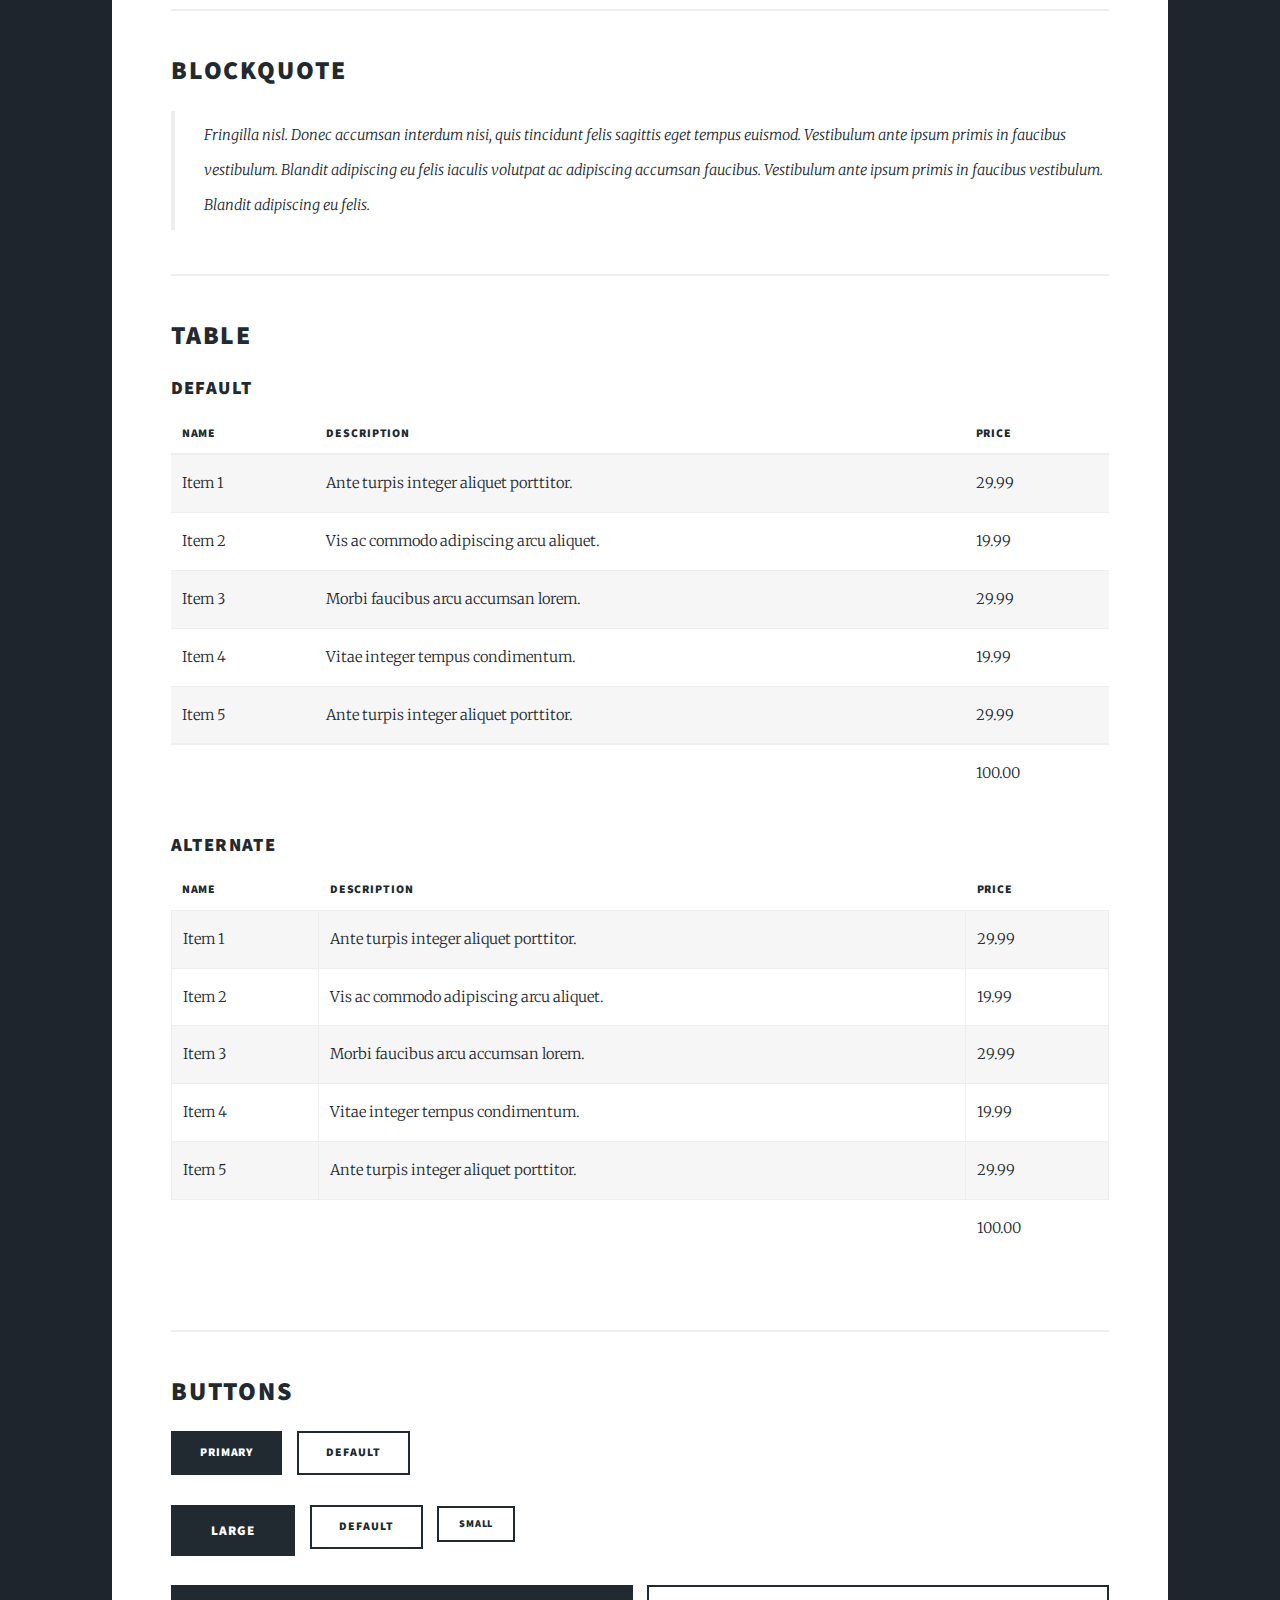
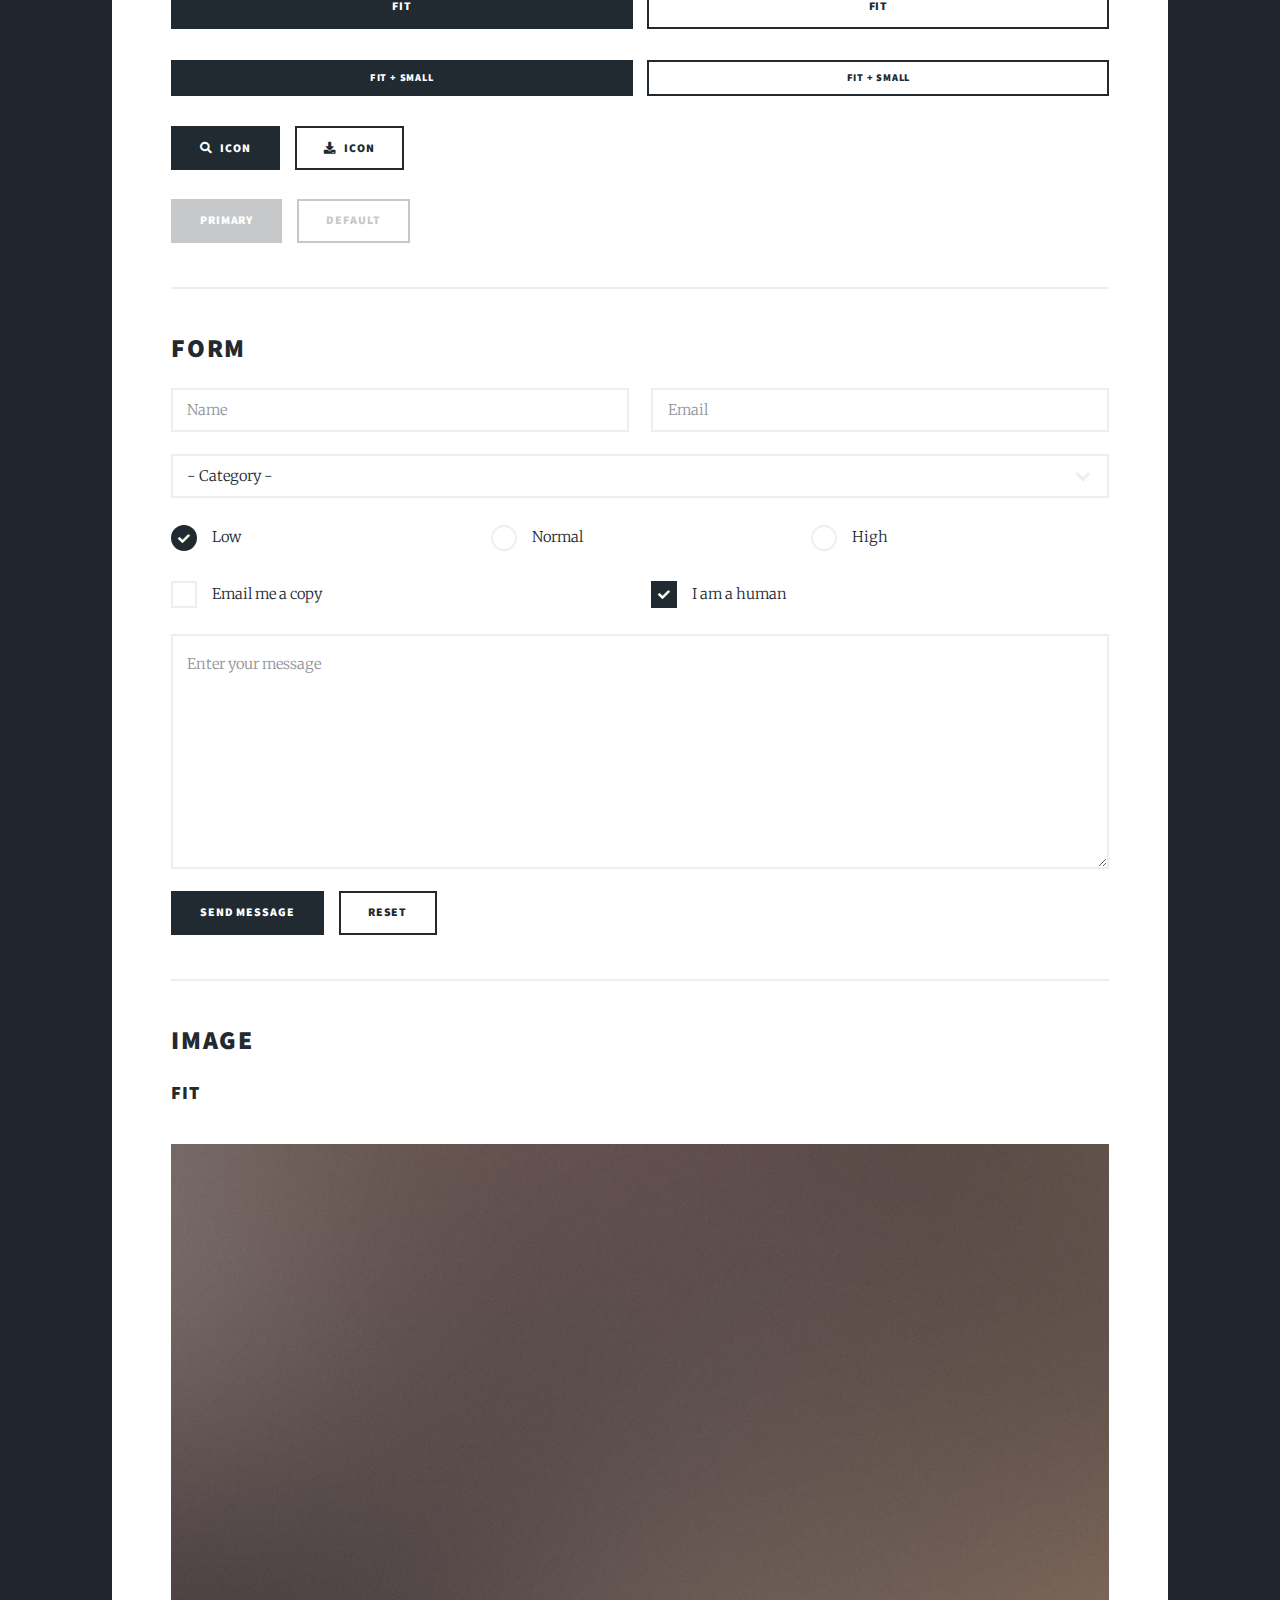
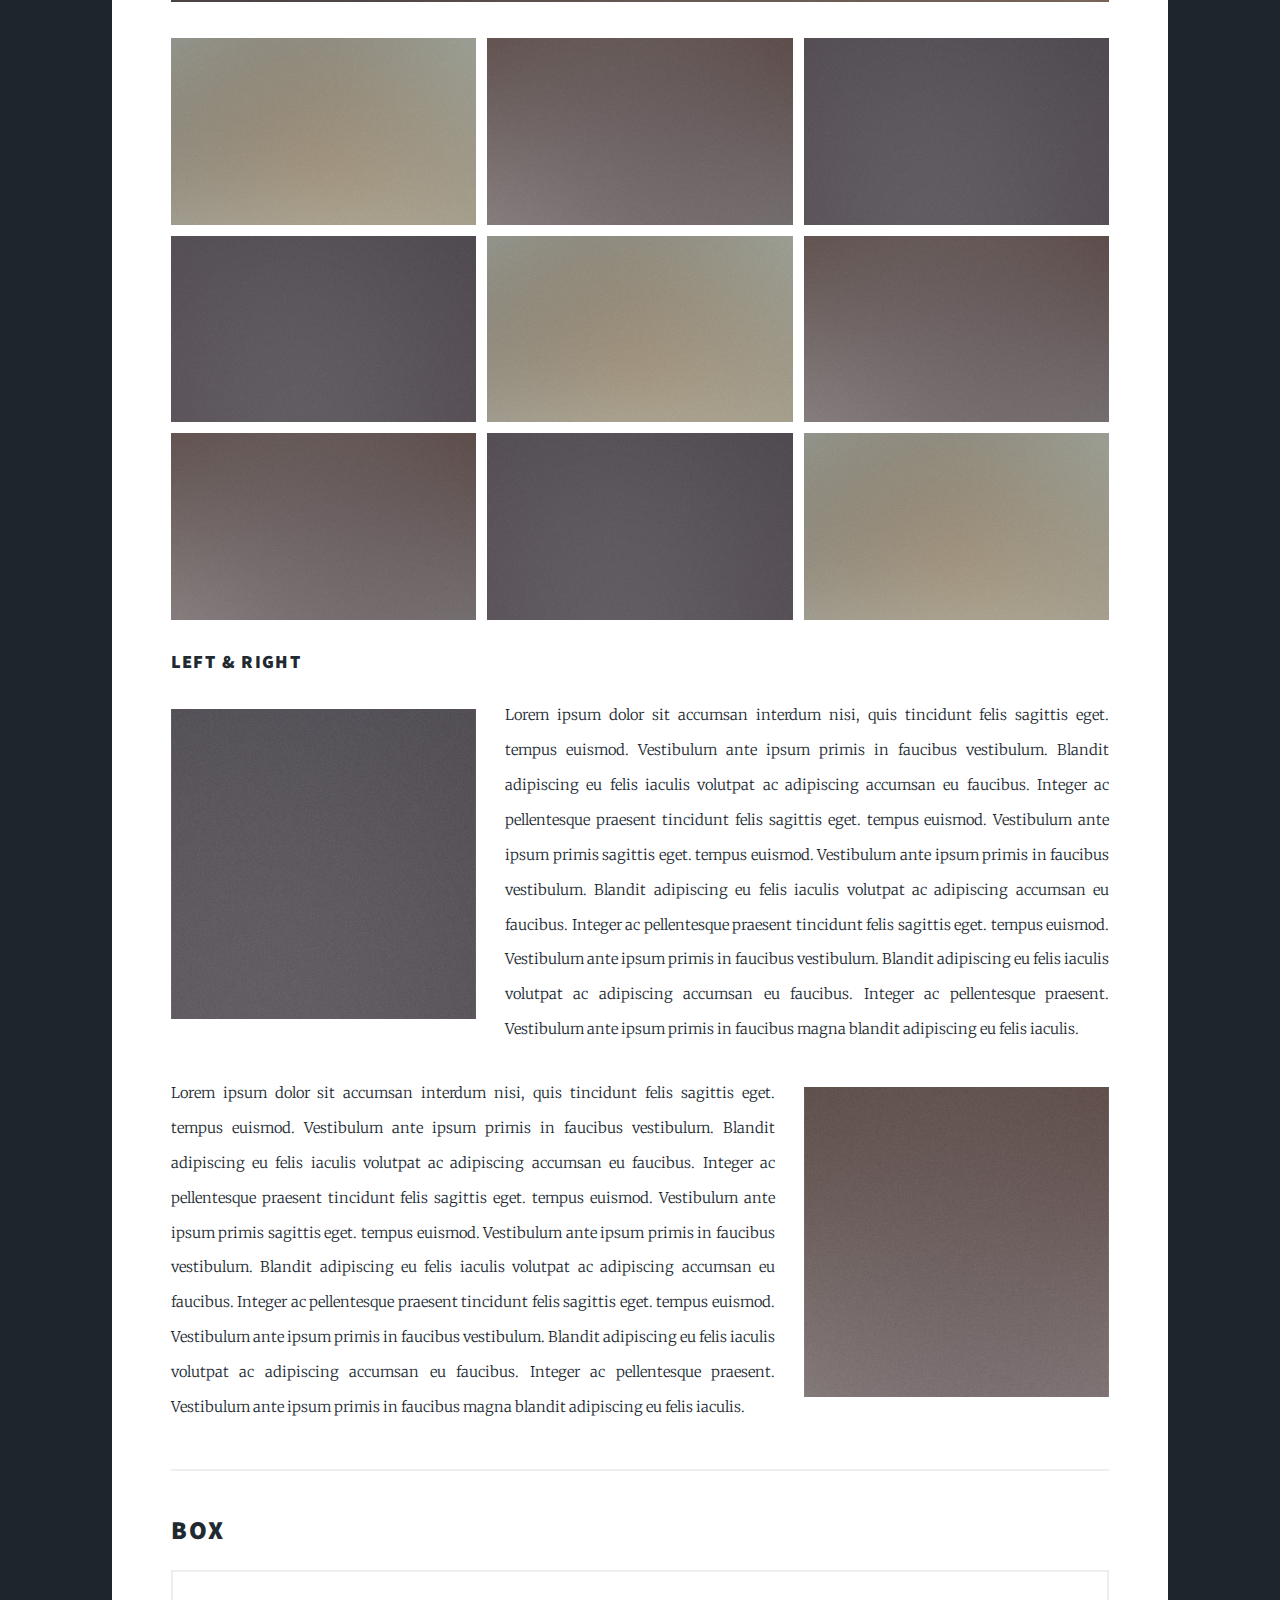
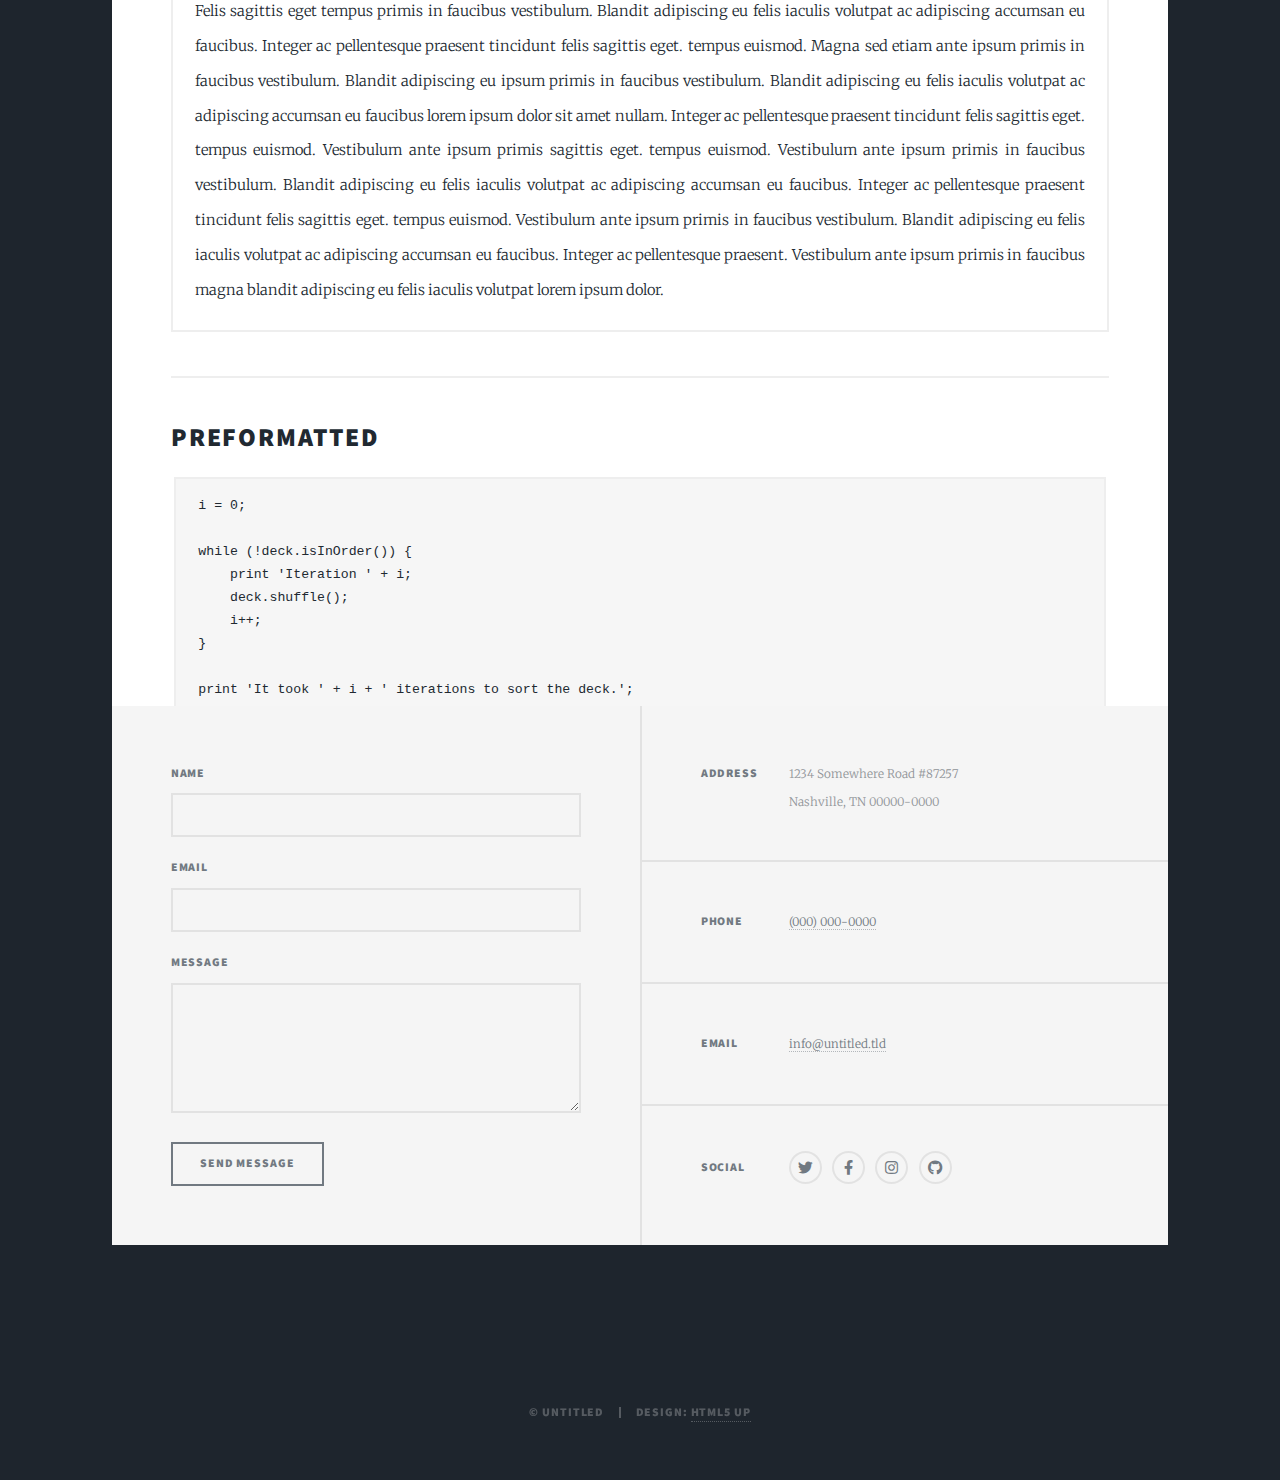
<file: Portfolio/elements.html>
<!DOCTYPE HTML>
<!--
	Massively by HTML5 UP
	html5up.net | @ajlkn
	Free for personal and commercial use under the CCA 3.0 license (html5up.net/license)
-->
<html>
	<head>
		<title>Elements Reference - Massively by HTML5 UP</title>
		<meta charset="utf-8" />
		<meta name="viewport" content="width=device-width, initial-scale=1, user-scalable=no" />
		<link rel="stylesheet" href="assets/css/main.css" />
		<noscript><link rel="stylesheet" href="assets/css/noscript.css" /></noscript>
	</head>
	<body class="is-preload">

		<!-- Wrapper -->
			<div id="wrapper">

				<!-- Header -->
					<header id="header">
						<a href="index.html" class="logo">Massively</a>
					</header>

				<!-- Nav -->
					<nav id="nav">
						<ul class="links">
							<li><a href="index.html">This is Massively</a></li>
							<li><a href="generic.html">Generic Page</a></li>
							<li class="active"><a href="elements.html">Elements Reference</a></li>
						</ul>
						<ul class="icons">
							<li><a href="#" class="icon brands fa-twitter"><span class="label">Twitter</span></a></li>
							<li><a href="#" class="icon brands fa-facebook-f"><span class="label">Facebook</span></a></li>
							<li><a href="#" class="icon brands fa-instagram"><span class="label">Instagram</span></a></li>
							<li><a href="#" class="icon brands fa-github"><span class="label">GitHub</span></a></li>
						</ul>
					</nav>

				<!-- Main -->
					<div id="main">

						<!-- Post -->
							<section class="post">
								<header class="major">
									<h1>Elements<br />
									Reference</h1>
								</header>

								<!-- Text stuff -->
									<h2>Text</h2>
									<p>This is <b>bold</b> and this is <strong>strong</strong>. This is <i>italic</i> and this is <em>emphasized</em>.
									This is <sup>superscript</sup> text and this is <sub>subscript</sub> text.
									This is <u>underlined</u> and this is code: <code>for (;;) { ... }</code>.
									Finally, this is a <a href="#">link</a>.</p>
									<hr />
									<h2>Heading Level 2</h2>
									<h3>Heading Level 3</h3>
									<h4>Heading Level 4</h4>
									<h5>Heading Level 5</h5>
									<h6>Heading Level 6</h6>
									<hr />
									<header>
										<h2>Heading with a Subtitle</h2>
										<p>Lorem ipsum dolor sit amet nullam id egestas urna aliquam</p>
									</header>
									<p>Nunc lacinia ante nunc ac lobortis. Interdum adipiscing gravida odio porttitor sem non mi integer non faucibus ornare mi ut ante amet placerat aliquet. Volutpat eu sed ante lacinia sapien lorem accumsan varius montes viverra nibh in adipiscing blandit tempus accumsan.</p>
									<header>
										<h3>Heading with a Subtitle</h3>
										<p>Lorem ipsum dolor sit amet nullam id egestas urna aliquam</p>
									</header>
									<p>Nunc lacinia ante nunc ac lobortis. Interdum adipiscing gravida odio porttitor sem non mi integer non faucibus ornare mi ut ante amet placerat aliquet. Volutpat eu sed ante lacinia sapien lorem accumsan varius montes viverra nibh in adipiscing blandit tempus accumsan.</p>
									<header>
										<h4>Heading with a Subtitle</h4>
										<p>Lorem ipsum dolor sit amet nullam id egestas urna aliquam</p>
									</header>
									<p>Nunc lacinia ante nunc ac lobortis. Interdum adipiscing gravida odio porttitor sem non mi integer non faucibus ornare mi ut ante amet placerat aliquet. Volutpat eu sed ante lacinia sapien lorem accumsan varius montes viverra nibh in adipiscing blandit tempus accumsan.</p>

									<hr />

								<!-- Lists -->
									<h2>Lists</h2>
									<div class="row">
										<div class="col-6 col-12-small">

											<h3>Unordered</h3>
											<ul>
												<li>Dolor pulvinar etiam.</li>
												<li>Sagittis lorem eleifend.</li>
												<li>Felis feugiat dolore viverra.</li>
												<li>Dolor pulvinar etiam.</li>
											</ul>

											<h3>Alternate</h3>
											<ul class="alt">
												<li>Dolor pulvinar etiam etiam.</li>
												<li>Sagittis adipiscing eleifend.</li>
												<li>Felis enim dolore viverra.</li>
												<li>Dolor pulvinar etiam etiam.</li>
											</ul>

										</div>
										<div class="col-6 col-12-small">

											<h3>Ordered</h3>
											<ol>
												<li>Dolor pulvinar etiam.</li>
												<li>Etiam vel felis at viverra.</li>
												<li>Felis enim feugiat magna.</li>
												<li>Etiam vel felis nullam.</li>
												<li>Felis enim et tempus.</li>
											</ol>

											<h3>Icons</h3>
											<ul class="icons">
												<li><a href="#" class="icon brands fa-twitter"><span class="label">Twitter</span></a></li>
												<li><a href="#" class="icon brands fa-facebook-f"><span class="label">Facebook</span></a></li>
												<li><a href="#" class="icon brands fa-instagram"><span class="label">Instagram</span></a></li>
												<li><a href="#" class="icon brands fa-github"><span class="label">Github</span></a></li>
												<li><a href="#" class="icon brands fa-dribbble"><span class="label">Dribbble</span></a></li>
											</ul>
											<ul class="icons alt">
												<li><a href="#" class="icon brands alt fa-twitter"><span class="label">Twitter</span></a></li>
												<li><a href="#" class="icon brands alt fa-facebook-f"><span class="label">Facebook</span></a></li>
												<li><a href="#" class="icon brands alt fa-instagram"><span class="label">Instagram</span></a></li>
												<li><a href="#" class="icon brands alt fa-github"><span class="label">Github</span></a></li>
												<li><a href="#" class="icon brands alt fa-dribbble"><span class="label">Dribbble</span></a></li>
											</ul>

										</div>
									</div>
									<h3>Definition</h3>
									<dl>
										<dt>Item 1</dt>
										<dd>
											<p>Lorem ipsum dolor vestibulum ante ipsum primis in faucibus vestibulum. Blandit adipiscing eu felis iaculis volutpat ac adipiscing accumsan eu faucibus. Integer ac pellentesque praesent.</p>
										</dd>
										<dt>Item 2</dt>
										<dd>
											<p>Lorem ipsum dolor vestibulum ante ipsum primis in faucibus vestibulum. Blandit adipiscing eu felis iaculis volutpat ac adipiscing accumsan eu faucibus. Integer ac pellentesque praesent.</p>
										</dd>
										<dt>Item 3</dt>
										<dd>
											<p>Lorem ipsum dolor vestibulum ante ipsum primis in faucibus vestibulum. Blandit adipiscing eu felis iaculis volutpat ac adipiscing accumsan eu faucibus. Integer ac pellentesque praesent.</p>
										</dd>
									</dl>

									<h3>Actions</h3>
									<ul class="actions">
										<li><a href="#" class="button primary">Primary</a></li>
										<li><a href="#" class="button">Default</a></li>
									</ul>
									<ul class="actions small">
										<li><a href="#" class="button primary small">Small</a></li>
										<li><a href="#" class="button small">Small</a></li>
									</ul>
									<div class="row">
										<div class="col-6 col-12-small">
											<ul class="actions stacked">
												<li><a href="#" class="button primary">Default</a></li>
												<li><a href="#" class="button">Default</a></li>
											</ul>
										</div>
										<div class="col-6 col-12-small">
											<ul class="actions stacked">
												<li><a href="#" class="button primary small">Small</a></li>
												<li><a href="#" class="button small">Small</a></li>
											</ul>
										</div>
									</div>
									<div class="row">
										<div class="col-6 col-12-small">
											<ul class="actions stacked">
												<li><a href="#" class="button primary fit">Default</a></li>
												<li><a href="#" class="button fit">Default</a></li>
											</ul>
										</div>
										<div class="col-6 col-12-small">
											<ul class="actions stacked">
												<li><a href="#" class="button primary small fit">Small</a></li>
												<li><a href="#" class="button small fit">Small</a></li>
											</ul>
										</div>
									</div>

									<hr />

								<!-- Blockquote -->
									<h2>Blockquote</h2>
									<blockquote>Fringilla nisl. Donec accumsan interdum nisi, quis tincidunt felis sagittis eget tempus euismod. Vestibulum ante ipsum primis in faucibus vestibulum. Blandit adipiscing eu felis iaculis volutpat ac adipiscing accumsan faucibus. Vestibulum ante ipsum primis in faucibus vestibulum. Blandit adipiscing eu felis.</blockquote>

									<hr />

								<!-- Table -->
									<h2>Table</h2>

									<h3>Default</h3>
									<div class="table-wrapper">
										<table>
											<thead>
												<tr>
													<th>Name</th>
													<th>Description</th>
													<th>Price</th>
												</tr>
											</thead>
											<tbody>
												<tr>
													<td>Item 1</td>
													<td>Ante turpis integer aliquet porttitor.</td>
													<td>29.99</td>
												</tr>
												<tr>
													<td>Item 2</td>
													<td>Vis ac commodo adipiscing arcu aliquet.</td>
													<td>19.99</td>
												</tr>
												<tr>
													<td>Item 3</td>
													<td> Morbi faucibus arcu accumsan lorem.</td>
													<td>29.99</td>
												</tr>
												<tr>
													<td>Item 4</td>
													<td>Vitae integer tempus condimentum.</td>
													<td>19.99</td>
												</tr>
												<tr>
													<td>Item 5</td>
													<td>Ante turpis integer aliquet porttitor.</td>
													<td>29.99</td>
												</tr>
											</tbody>
											<tfoot>
												<tr>
													<td colspan="2"></td>
													<td>100.00</td>
												</tr>
											</tfoot>
										</table>
									</div>

									<h3>Alternate</h3>
									<div class="table-wrapper">
										<table class="alt">
											<thead>
												<tr>
													<th>Name</th>
													<th>Description</th>
													<th>Price</th>
												</tr>
											</thead>
											<tbody>
												<tr>
													<td>Item 1</td>
													<td>Ante turpis integer aliquet porttitor.</td>
													<td>29.99</td>
												</tr>
												<tr>
													<td>Item 2</td>
													<td>Vis ac commodo adipiscing arcu aliquet.</td>
													<td>19.99</td>
												</tr>
												<tr>
													<td>Item 3</td>
													<td> Morbi faucibus arcu accumsan lorem.</td>
													<td>29.99</td>
												</tr>
												<tr>
													<td>Item 4</td>
													<td>Vitae integer tempus condimentum.</td>
													<td>19.99</td>
												</tr>
												<tr>
													<td>Item 5</td>
													<td>Ante turpis integer aliquet porttitor.</td>
													<td>29.99</td>
												</tr>
											</tbody>
											<tfoot>
												<tr>
													<td colspan="2"></td>
													<td>100.00</td>
												</tr>
											</tfoot>
										</table>
									</div>

									<hr />

								<!-- Buttons -->
									<h2>Buttons</h2>
									<ul class="actions">
										<li><a href="#" class="button primary">Primary</a></li>
										<li><a href="#" class="button">Default</a></li>
									</ul>
									<ul class="actions">
										<li><a href="#" class="button primary large">Large</a></li>
										<li><a href="#" class="button">Default</a></li>
										<li><a href="#" class="button small">Small</a></li>
									</ul>
									<ul class="actions fit">
										<li><a href="#" class="button primary fit">Fit</a></li>
										<li><a href="#" class="button fit">Fit</a></li>
									</ul>
									<ul class="actions fit small">
										<li><a href="#" class="button primary fit small">Fit + Small</a></li>
										<li><a href="#" class="button fit small">Fit + Small</a></li>
									</ul>
									<ul class="actions">
										<li><a href="#" class="button primary icon solid fa-search">Icon</a></li>
										<li><a href="#" class="button icon solid fa-download">Icon</a></li>
									</ul>
									<ul class="actions">
										<li><span class="button primary disabled">Primary</span></li>
										<li><span class="button disabled">Default</span></li>
									</ul>

									<hr />

								<!-- Form -->
									<h2>Form</h2>

									<form method="post" action="#">
										<div class="row gtr-uniform">
											<div class="col-6 col-12-xsmall">
												<input type="text" name="demo-name" id="demo-name" value="" placeholder="Name" />
											</div>
											<div class="col-6 col-12-xsmall">
												<input type="email" name="demo-email" id="demo-email" value="" placeholder="Email" />
											</div>
											<!-- Break -->
											<div class="col-12">
												<select name="demo-category" id="demo-category">
													<option value="">- Category -</option>
													<option value="1">Manufacturing</option>
													<option value="1">Shipping</option>
													<option value="1">Administration</option>
													<option value="1">Human Resources</option>
												</select>
											</div>
											<!-- Break -->
											<div class="col-4 col-12-small">
												<input type="radio" id="demo-priority-low" name="demo-priority" checked>
												<label for="demo-priority-low">Low</label>
											</div>
											<div class="col-4 col-12-small">
												<input type="radio" id="demo-priority-normal" name="demo-priority">
												<label for="demo-priority-normal">Normal</label>
											</div>
											<div class="col-4 col-12-small">
												<input type="radio" id="demo-priority-high" name="demo-priority">
												<label for="demo-priority-high">High</label>
											</div>
											<!-- Break -->
											<div class="col-6 col-12-small">
												<input type="checkbox" id="demo-copy" name="demo-copy">
												<label for="demo-copy">Email me a copy</label>
											</div>
											<div class="col-6 col-12-small">
												<input type="checkbox" id="demo-human" name="demo-human" checked>
												<label for="demo-human">I am a human</label>
											</div>
											<!-- Break -->
											<div class="col-12">
												<textarea name="demo-message" id="demo-message" placeholder="Enter your message" rows="6"></textarea>
											</div>
											<!-- Break -->
											<div class="col-12">
												<ul class="actions">
													<li><input type="submit" value="Send Message" class="primary" /></li>
													<li><input type="reset" value="Reset" /></li>
												</ul>
											</div>
										</div>
									</form>

									<hr />

								<!-- Image -->
									<h2>Image</h2>

									<h3>Fit</h3>
									<span class="image fit"><img src="images/pic01.jpg" alt="" /></span>
									<div class="box alt">
										<div class="row gtr-50 gtr-uniform">
											<div class="col-4"><span class="image fit"><img src="images/pic02.jpg" alt="" /></span></div>
											<div class="col-4"><span class="image fit"><img src="images/pic03.jpg" alt="" /></span></div>
											<div class="col-4"><span class="image fit"><img src="images/pic04.jpg" alt="" /></span></div>
											<!-- Break -->
											<div class="col-4"><span class="image fit"><img src="images/pic04.jpg" alt="" /></span></div>
											<div class="col-4"><span class="image fit"><img src="images/pic02.jpg" alt="" /></span></div>
											<div class="col-4"><span class="image fit"><img src="images/pic03.jpg" alt="" /></span></div>
											<!-- Break -->
											<div class="col-4"><span class="image fit"><img src="images/pic03.jpg" alt="" /></span></div>
											<div class="col-4"><span class="image fit"><img src="images/pic04.jpg" alt="" /></span></div>
											<div class="col-4"><span class="image fit"><img src="images/pic02.jpg" alt="" /></span></div>
										</div>
									</div>

									<h3>Left &amp; Right</h3>
									<p><span class="image left"><img src="images/pic08.jpg" alt="" /></span>Lorem ipsum dolor sit accumsan interdum nisi, quis tincidunt felis sagittis eget. tempus euismod. Vestibulum ante ipsum primis in faucibus vestibulum. Blandit adipiscing eu felis iaculis volutpat ac adipiscing accumsan eu faucibus. Integer ac pellentesque praesent tincidunt felis sagittis eget. tempus euismod. Vestibulum ante ipsum primis sagittis eget. tempus euismod. Vestibulum ante ipsum primis in faucibus vestibulum. Blandit adipiscing eu felis iaculis volutpat ac adipiscing accumsan eu faucibus. Integer ac pellentesque praesent tincidunt felis sagittis eget. tempus euismod. Vestibulum ante ipsum primis in faucibus vestibulum. Blandit adipiscing eu felis iaculis volutpat ac adipiscing accumsan eu faucibus. Integer ac pellentesque praesent. Vestibulum ante ipsum primis in faucibus magna blandit adipiscing eu felis iaculis.</p>
									<p><span class="image right"><img src="images/pic09.jpg" alt="" /></span>Lorem ipsum dolor sit accumsan interdum nisi, quis tincidunt felis sagittis eget. tempus euismod. Vestibulum ante ipsum primis in faucibus vestibulum. Blandit adipiscing eu felis iaculis volutpat ac adipiscing accumsan eu faucibus. Integer ac pellentesque praesent tincidunt felis sagittis eget. tempus euismod. Vestibulum ante ipsum primis sagittis eget. tempus euismod. Vestibulum ante ipsum primis in faucibus vestibulum. Blandit adipiscing eu felis iaculis volutpat ac adipiscing accumsan eu faucibus. Integer ac pellentesque praesent tincidunt felis sagittis eget. tempus euismod. Vestibulum ante ipsum primis in faucibus vestibulum. Blandit adipiscing eu felis iaculis volutpat ac adipiscing accumsan eu faucibus. Integer ac pellentesque praesent. Vestibulum ante ipsum primis in faucibus magna blandit adipiscing eu felis iaculis.</p>

									<hr />

								<!-- Box -->
									<h2>Box</h2>
									<div class="box">
										<p>Felis sagittis eget tempus primis in faucibus vestibulum. Blandit adipiscing eu felis iaculis volutpat ac adipiscing accumsan eu faucibus. Integer ac pellentesque praesent tincidunt felis sagittis eget. tempus euismod. Magna sed etiam ante ipsum primis in faucibus vestibulum. Blandit adipiscing eu ipsum primis in faucibus vestibulum. Blandit adipiscing eu felis iaculis volutpat ac adipiscing accumsan eu faucibus lorem ipsum dolor sit amet nullam. Integer ac pellentesque praesent tincidunt felis sagittis eget. tempus euismod. Vestibulum ante ipsum primis sagittis eget. tempus euismod. Vestibulum ante ipsum primis in faucibus vestibulum. Blandit adipiscing eu felis iaculis volutpat ac adipiscing accumsan eu faucibus. Integer ac pellentesque praesent tincidunt felis sagittis eget. tempus euismod. Vestibulum ante ipsum primis in faucibus vestibulum. Blandit adipiscing eu felis iaculis volutpat ac adipiscing accumsan eu faucibus. Integer ac pellentesque praesent. Vestibulum ante ipsum primis in faucibus magna blandit adipiscing eu felis iaculis volutpat lorem ipsum dolor.</p>
									</div>

									<hr />

								<!-- Preformatted Code -->
									<h2>Preformatted</h2>
									<pre><code>i = 0;

while (!deck.isInOrder()) {
    print 'Iteration ' + i;
    deck.shuffle();
    i++;
}

print 'It took ' + i + ' iterations to sort the deck.';
</code></pre>

							</section>

					</div>

				<!-- Footer -->
					<footer id="footer">
						<section>
							<form method="post" action="#">
								<div class="fields">
									<div class="field">
										<label for="name">Name</label>
										<input type="text" name="name" id="name" />
									</div>
									<div class="field">
										<label for="email">Email</label>
										<input type="text" name="email" id="email" />
									</div>
									<div class="field">
										<label for="message">Message</label>
										<textarea name="message" id="message" rows="3"></textarea>
									</div>
								</div>
								<ul class="actions">
									<li><input type="submit" value="Send Message" /></li>
								</ul>
							</form>
						</section>
						<section class="split contact">
							<section class="alt">
								<h3>Address</h3>
								<p>1234 Somewhere Road #87257<br />
								Nashville, TN 00000-0000</p>
							</section>
							<section>
								<h3>Phone</h3>
								<p><a href="#">(000) 000-0000</a></p>
							</section>
							<section>
								<h3>Email</h3>
								<p><a href="#">info@untitled.tld</a></p>
							</section>
							<section>
								<h3>Social</h3>
								<ul class="icons alt">
									<li><a href="#" class="icon brands alt fa-twitter"><span class="label">Twitter</span></a></li>
									<li><a href="#" class="icon brands alt fa-facebook-f"><span class="label">Facebook</span></a></li>
									<li><a href="#" class="icon brands alt fa-instagram"><span class="label">Instagram</span></a></li>
									<li><a href="#" class="icon brands alt fa-github"><span class="label">GitHub</span></a></li>
								</ul>
							</section>
						</section>
					</footer>

				<!-- Copyright -->
					<div id="copyright">
						<ul><li>&copy; Untitled</li><li>Design: <a href="https://html5up.net">HTML5 UP</a></li></ul>
					</div>

			</div>

		<!-- Scripts -->
			<script src="assets/js/jquery.min.js"></script>
			<script src="assets/js/jquery.scrollex.min.js"></script>
			<script src="assets/js/jquery.scrolly.min.js"></script>
			<script src="assets/js/browser.min.js"></script>
			<script src="assets/js/breakpoints.min.js"></script>
			<script src="assets/js/util.js"></script>
			<script src="assets/js/main.js"></script>

	</body>
</html>
</file>
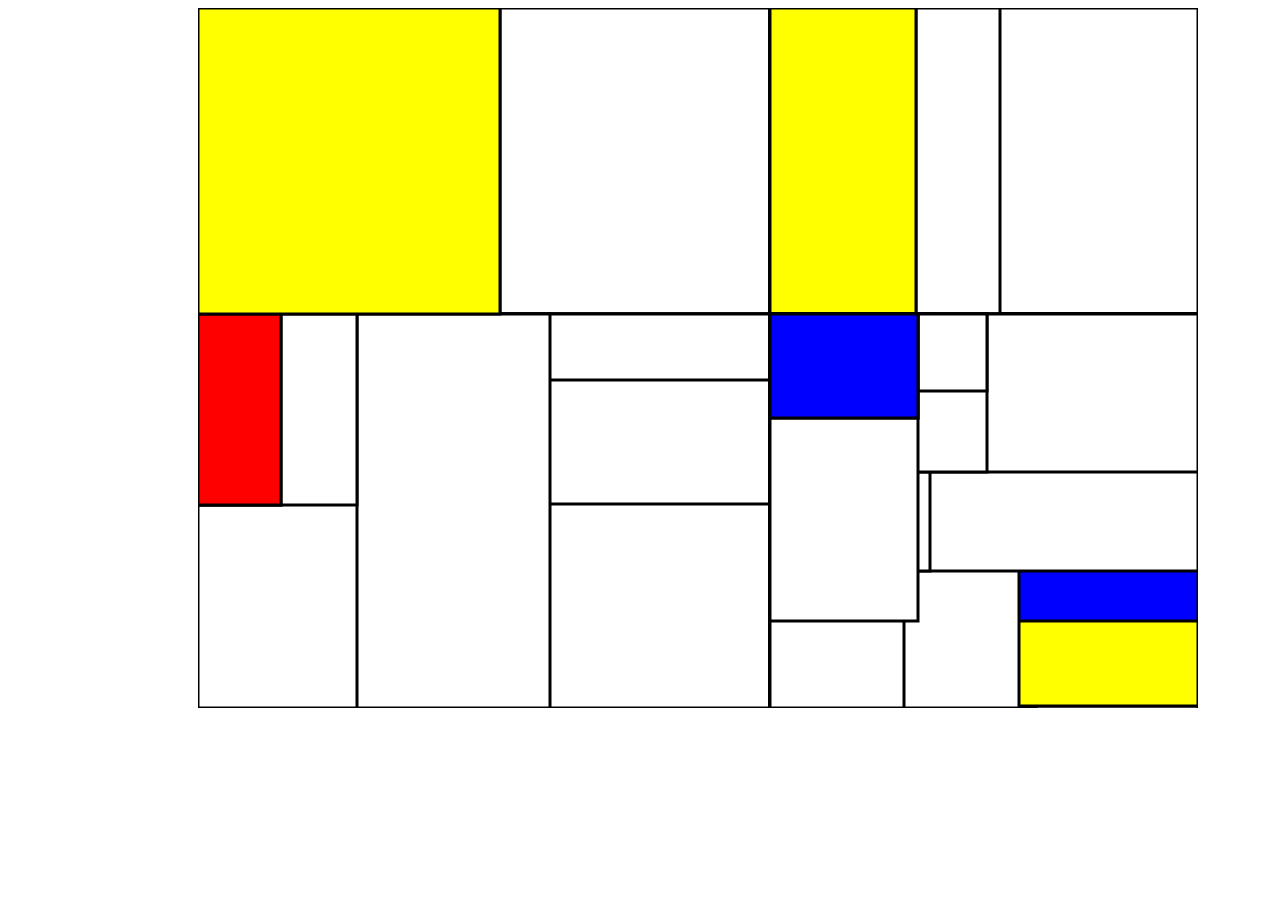
<file: Portfolio/hi.html>
<html>
<head>
</head>
<style>

#svgTag {
position: relative;
margin: auto;
left:15%;
}
</style>

<body>
	<svg id = "svgTag" width="1000" height= "700">
	<rect x = "0" y = "0" width="572"height="306"style="fill:rgb(255,255,255);stroke-width:3;stroke:rgb(0,0,0)"/>
	<rect x = "572" y = "0" width="428"height="306"style="fill:rgb(255,255,255);stroke-width:3;stroke:rgb(0,0,0)"/>
	<rect x = "0" y = "306" width="572"height="394"style="fill:rgb(255,255,255);stroke-width:3;stroke:rgb(0,0,0)"/>
	<rect x = "572" y = "306" width="428"height="394"style="fill:rgb(255,255,255);stroke-width:3;stroke:rgb(0,0,0)"/>
	<rect x = "0" y = "0" width="302"height="306"style="fill:rgb(255,255,255);stroke-width:3;stroke:rgb(0,0,0)"/>
	<rect x = "572" y = "306" width="428"height="396"style="fill:rgb(255,255,255);stroke-width:3;stroke:rgb(0,0,0)"/>
	<rect x = "572" y = "306" width="428"height="392"style="fill:rgb(255,255,255);stroke-width:3;stroke:rgb(0,0,0)"/>
	<rect x = "572" y = "306" width="428"height="307"style="fill:rgb(255,255,255);stroke-width:3;stroke:rgb(0,0,0)"/>
	<rect x = "0" y = "0" width="253"height="306"style="fill:rgb(255,255,255);stroke-width:3;stroke:rgb(0,0,0)"/>
	<rect x = "0" y = "0" width="158"height="306"style="fill:rgb(255,255,255);stroke-width:3;stroke:rgb(0,0,0)"/>
	<rect x = "0" y = "0" width="158"height="122"style="fill:rgb(255,255,255);stroke-width:3;stroke:rgb(0,0,0)"/>
	<rect x = "0" y = "0" width="67"height="122"style="fill:rgb(255,255,255);stroke-width:3;stroke:rgb(0,0,0)"/>
	<rect x = "572" y = "0" width="170"height="306"style="fill:rgb(255,255,255);stroke-width:3;stroke:rgb(0,0,0)"/>
	<rect x = "572" y = "0" width="170"height="306"style="fill:rgb(0,0,255);stroke-width:3;stroke:rgb(0,0,0)"/>
	<rect x = "0" y = "306" width="572"height="190"style="fill:rgb(255,255,255);stroke-width:3;stroke:rgb(0,0,0)"/>
	<rect x = "0" y = "306" width="572"height="66"style="fill:rgb(255,255,255);stroke-width:3;stroke:rgb(0,0,0)"/>
	<rect x = "572" y = "306" width="266"height="394"style="fill:rgb(255,255,255);stroke-width:3;stroke:rgb(0,0,0)"/>
	<rect x = "572" y = "306" width="266"height="394"style="fill:rgb(0,0,255);stroke-width:3;stroke:rgb(0,0,0)"/>
	<rect x = "0" y = "0" width="149"height="306"style="fill:rgb(255,255,255);stroke-width:3;stroke:rgb(0,0,0)"/>
	<rect x = "0" y = "0" width="91"height="306"style="fill:rgb(255,255,255);stroke-width:3;stroke:rgb(0,0,0)"/>
	<rect x = "0" y = "0" width="91"height="306"style="fill:rgb(255,0,0);stroke-width:3;stroke:rgb(0,0,0)"/>
	<rect x = "572" y = "306" width="149"height="396"style="fill:rgb(255,255,255);stroke-width:3;stroke:rgb(0,0,0)"/>
	<rect x = "572" y = "306" width="149"height="136"style="fill:rgb(255,255,255);stroke-width:3;stroke:rgb(0,0,0)"/>
	<rect x = "572" y = "306" width="149"height="136"style="fill:rgb(0,0,255);stroke-width:3;stroke:rgb(0,0,0)"/>
	<rect x = "572" y = "306" width="428"height="392"style="fill:rgb(255,255,0);stroke-width:3;stroke:rgb(0,0,0)"/>
	<rect x = "572" y = "306" width="428"height="307"style="fill:rgb(0,0,255);stroke-width:3;stroke:rgb(0,0,0)"/>
	<rect x = "0" y = "0" width="216"height="306"style="fill:rgb(255,255,255);stroke-width:3;stroke:rgb(0,0,0)"/>
	<rect x = "0" y = "0" width="106"height="306"style="fill:rgb(255,255,255);stroke-width:3;stroke:rgb(0,0,0)"/>
	<rect x = "0" y = "0" width="106"height="123"style="fill:rgb(255,255,255);stroke-width:3;stroke:rgb(0,0,0)"/>
	<rect x = "0" y = "0" width="106"height="123"style="fill:rgb(0,0,255);stroke-width:3;stroke:rgb(0,0,0)"/>
	<rect x = "572" y = "0" width="230"height="306"style="fill:rgb(255,255,255);stroke-width:3;stroke:rgb(0,0,0)"/>
	<rect x = "572" y = "0" width="146"height="306"style="fill:rgb(255,255,255);stroke-width:3;stroke:rgb(0,0,0)"/>
	<rect x = "572" y = "0" width="146"height="306"style="fill:rgb(255,255,0);stroke-width:3;stroke:rgb(0,0,0)"/>
	<rect x = "0" y = "306" width="352"height="394"style="fill:rgb(255,255,255);stroke-width:3;stroke:rgb(0,0,0)"/>
	<rect x = "0" y = "306" width="159"height="394"style="fill:rgb(255,255,255);stroke-width:3;stroke:rgb(0,0,0)"/>
	<rect x = "0" y = "306" width="159"height="191"style="fill:rgb(255,255,255);stroke-width:3;stroke:rgb(0,0,0)"/>
	<rect x = "0" y = "306" width="83"height="191"style="fill:rgb(255,255,255);stroke-width:3;stroke:rgb(0,0,0)"/>
	<rect x = "0" y = "306" width="83"height="191"style="fill:rgb(255,0,0);stroke-width:3;stroke:rgb(0,0,0)"/>
	<rect x = "572" y = "306" width="249"height="394"style="fill:rgb(255,255,255);stroke-width:3;stroke:rgb(0,0,0)"/>
	<rect x = "572" y = "306" width="134"height="394"style="fill:rgb(255,255,255);stroke-width:3;stroke:rgb(0,0,0)"/>
	<rect x = "572" y = "306" width="134"height="207"style="fill:rgb(255,255,255);stroke-width:3;stroke:rgb(0,0,0)"/>
	<rect x = "572" y = "306" width="67"height="207"style="fill:rgb(255,255,255);stroke-width:3;stroke:rgb(0,0,0)"/>
	<rect x = "0" y = "0" width="302"height="306"style="fill:rgb(255,255,0);stroke-width:3;stroke:rgb(0,0,0)"/>
	<rect x = "572" y = "306" width="428"height="257"style="fill:rgb(255,255,255);stroke-width:3;stroke:rgb(0,0,0)"/>
	<rect x = "572" y = "306" width="160"height="257"style="fill:rgb(255,255,255);stroke-width:3;stroke:rgb(0,0,0)"/>
	<rect x = "572" y = "306" width="160"height="127"style="fill:rgb(255,255,255);stroke-width:3;stroke:rgb(0,0,0)"/>
	<rect x = "572" y = "306" width="160"height="127"style="fill:rgb(255,255,0);stroke-width:3;stroke:rgb(0,0,0)"/>
	<rect x = "572" y = "306" width="428"height="158"style="fill:rgb(255,255,255);stroke-width:3;stroke:rgb(0,0,0)"/>
	<rect x = "572" y = "306" width="217"height="158"style="fill:rgb(255,255,255);stroke-width:3;stroke:rgb(0,0,0)"/>
	<rect x = "572" y = "306" width="217"height="77"style="fill:rgb(255,255,255);stroke-width:3;stroke:rgb(0,0,0)"/>
	<rect x = "572" y = "306" width="148"height="307"style="fill:rgb(255,255,255);stroke-width:3;stroke:rgb(0,0,0)"/>
	<rect x = "572" y = "306" width="148"height="104"style="fill:rgb(255,255,255);stroke-width:3;stroke:rgb(0,0,0)"/>
	<rect x = "572" y = "306" width="148"height="104"style="fill:rgb(0,0,255);stroke-width:3;stroke:rgb(0,0,0)"/>
</svg>

</body>
<footer>


</footer>
</file>
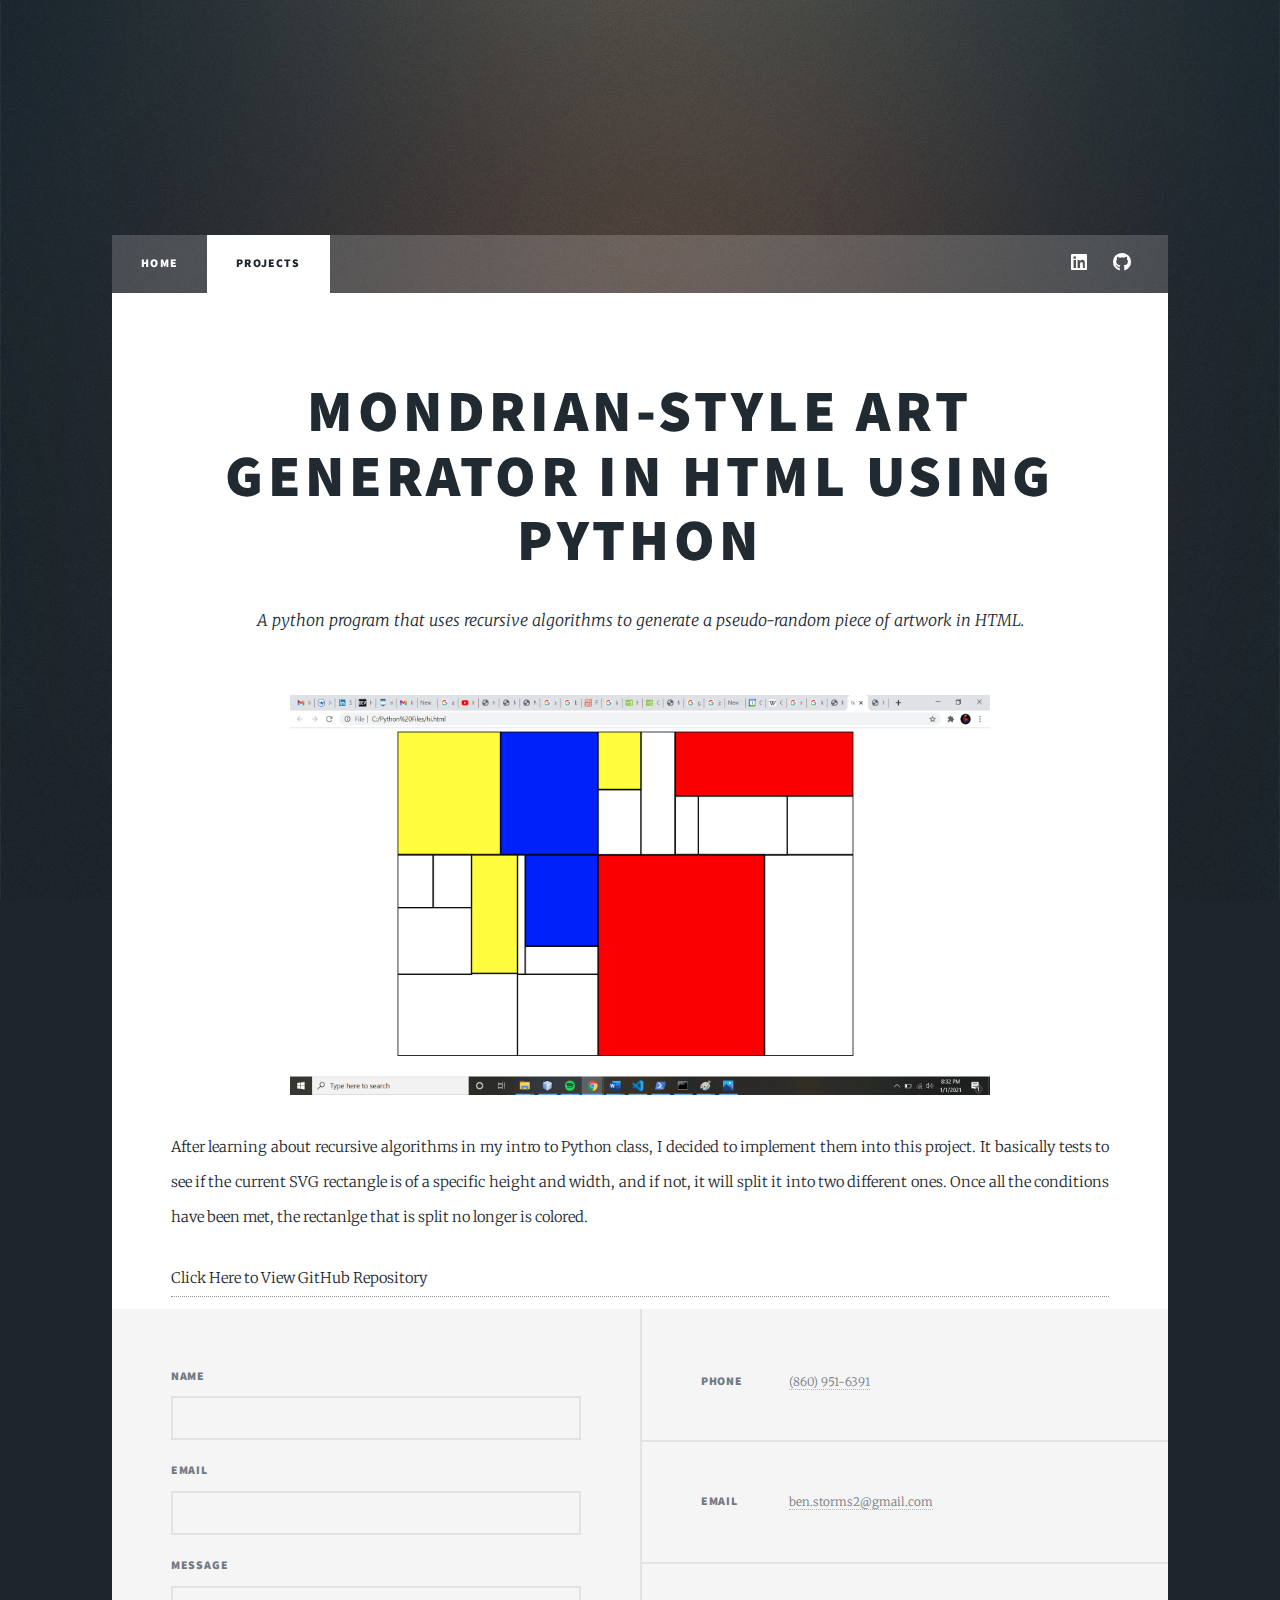
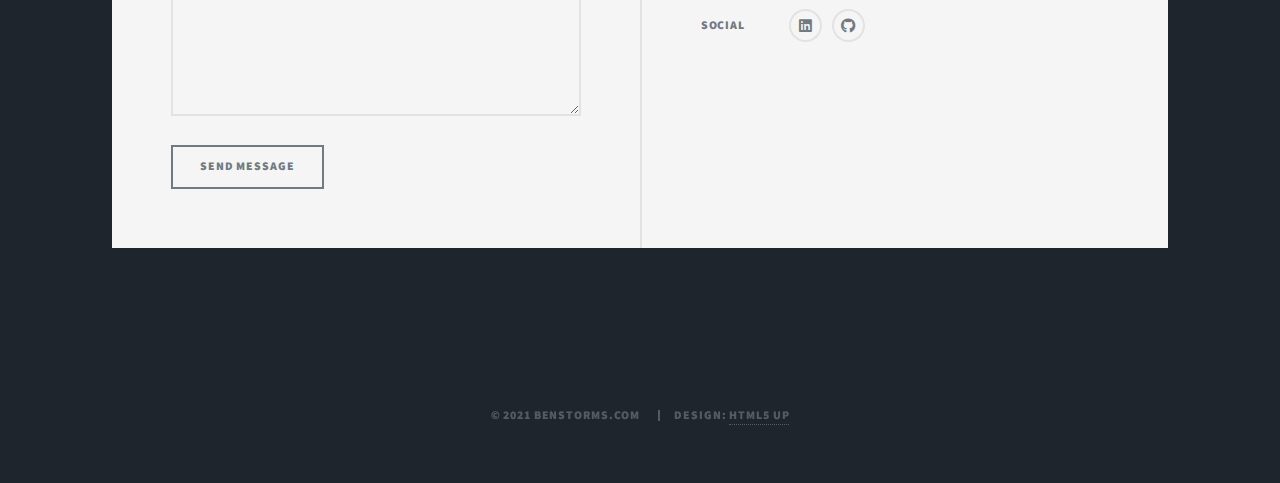
<file: Portfolio/MondrianArtPage.html>
<!DOCTYPE html>
<!--
	Massively by HTML5 UP
	html5up.net | @ajlkn
	Free for personal and commercial use under the CCA 3.0 license (html5up.net/license)
-->
<html>
  <head>
    <title>Mondorian Art Generator</title>
    <meta charset="utf-8" />
    <meta
      name="viewport"
      content="width=device-width, initial-scale=1, user-scalable=no"
    />
    <link rel="stylesheet" href="assets/css/main.css" />
    <noscript
      ><link rel="stylesheet" href="assets/css/noscript.css"
    /></noscript>
  </head>
  <body class="is-preload">
    <!-- Wrapper -->
    <div id="wrapper">
      <!-- Header -->
      <header id="header"></header>

      <!-- Nav -->
      <nav id="nav">
        <ul class="links">
          <li><a href="index.html">Home</a></li>
          <li class="active"><a href="Projects.html">Projects</a></li>
        </ul>
        <ul class="icons">
          <li>
            <a
              href="https://www.linkedin.com/in/ben-storms-4a7b01167/"
              class="icon brands fa-linkedin"
              ><span class="label">LinkedIn</span></a
            >
          </li>
          <li>
            <a href="#" class="icon brands fa-github"
              ><span class="label">GitHub</span></a
            >
          </li>
        </ul>
      </nav>

      <!-- Main -->
      <div id="main">
        <!-- Post -->
        <section class="post">
          <header class="major">
            <h1>MONDRIAN-STYLE ART GENERATOR IN HTML USING PYTHON</h1>
            <p>
              A python program that uses recursive algorithms to generate a
              pseudo-random piece of artwork in HTML.
            </p>
          </header>
          <div>
            <img
              class="pythonProgramImage"
              src="images/MondrianArtGenerator.png"
              alt=""
            />
          </div>
          <br />
          <p>
            After learning about recursive algorithms in my intro to Python
            class, I decided to implement them into this project. It basically
            tests to see if the current SVG rectangle is of a specific height
            and width, and if not, it will split it into two different ones.
            Once all the conditions have been met, the rectanlge that is split
            no longer is colored.
          </p>
          <br />
          <a
            href="https://github.com/BenStorms25/Mondorian-Art-Generator"
            class="GitHubHyperLink"
            >Click Here to View GitHub Repository</a
          >
        </section>
      </div>

      <!-- Footer -->

      <!-- Footer -->
      <footer id="footer">
        <section>
          <form method="post" action="#">
            <div class="fields">
              <div class="field">
                <label for="name">Name</label>
                <input type="text" name="name" id="name" />
              </div>
              <div class="field">
                <label for="email">Email</label>
                <input type="text" name="email" id="email" />
              </div>
              <div class="field">
                <label for="message">Message</label>
                <textarea name="message" id="message" rows="3"></textarea>
              </div>
            </div>
            <ul class="actions">
              <li><input type="submit" value="Send Message" /></li>
            </ul>
          </form>
        </section>
        <section class="split contact">
          <section>
            <h3>Phone</h3>
            <p><a href="#">(860) 951-6391</a></p>
          </section>
          <section>
            <h3>Email</h3>
            <p><a href="#">ben.storms2@gmail.com</a></p>
          </section>
          <section>
            <h3>Social</h3>
            <ul class="icons alt">
              <li>
                <a href="#" class="icon brands alt fa-linkedin"
                  ><span class="label">LinkedIn</span></a
                >
              </li>
              <li>
                <a href="#" class="icon brands alt fa-github"
                  ><span class="label">GitHub</span></a
                >
              </li>
            </ul>
          </section>
        </section>
      </footer>

      <!-- Copyright -->
      <div id="copyright">
        <ul>
          <li>&copy; 2021 Benstorms.com</li>
          <li>Design: <a href="https://html5up.net">HTML5 UP</a></li>
        </ul>
      </div>
    </div>

    <!-- Scripts -->
    <script src="assets/js/jquery.min.js"></script>
    <script src="assets/js/jquery.scrollex.min.js"></script>
    <script src="assets/js/jquery.scrolly.min.js"></script>
    <script src="assets/js/browser.min.js"></script>
    <script src="assets/js/breakpoints.min.js"></script>
    <script src="assets/js/util.js"></script>
    <script src="assets/js/main.js"></script>
  </body>
</html>
</file>
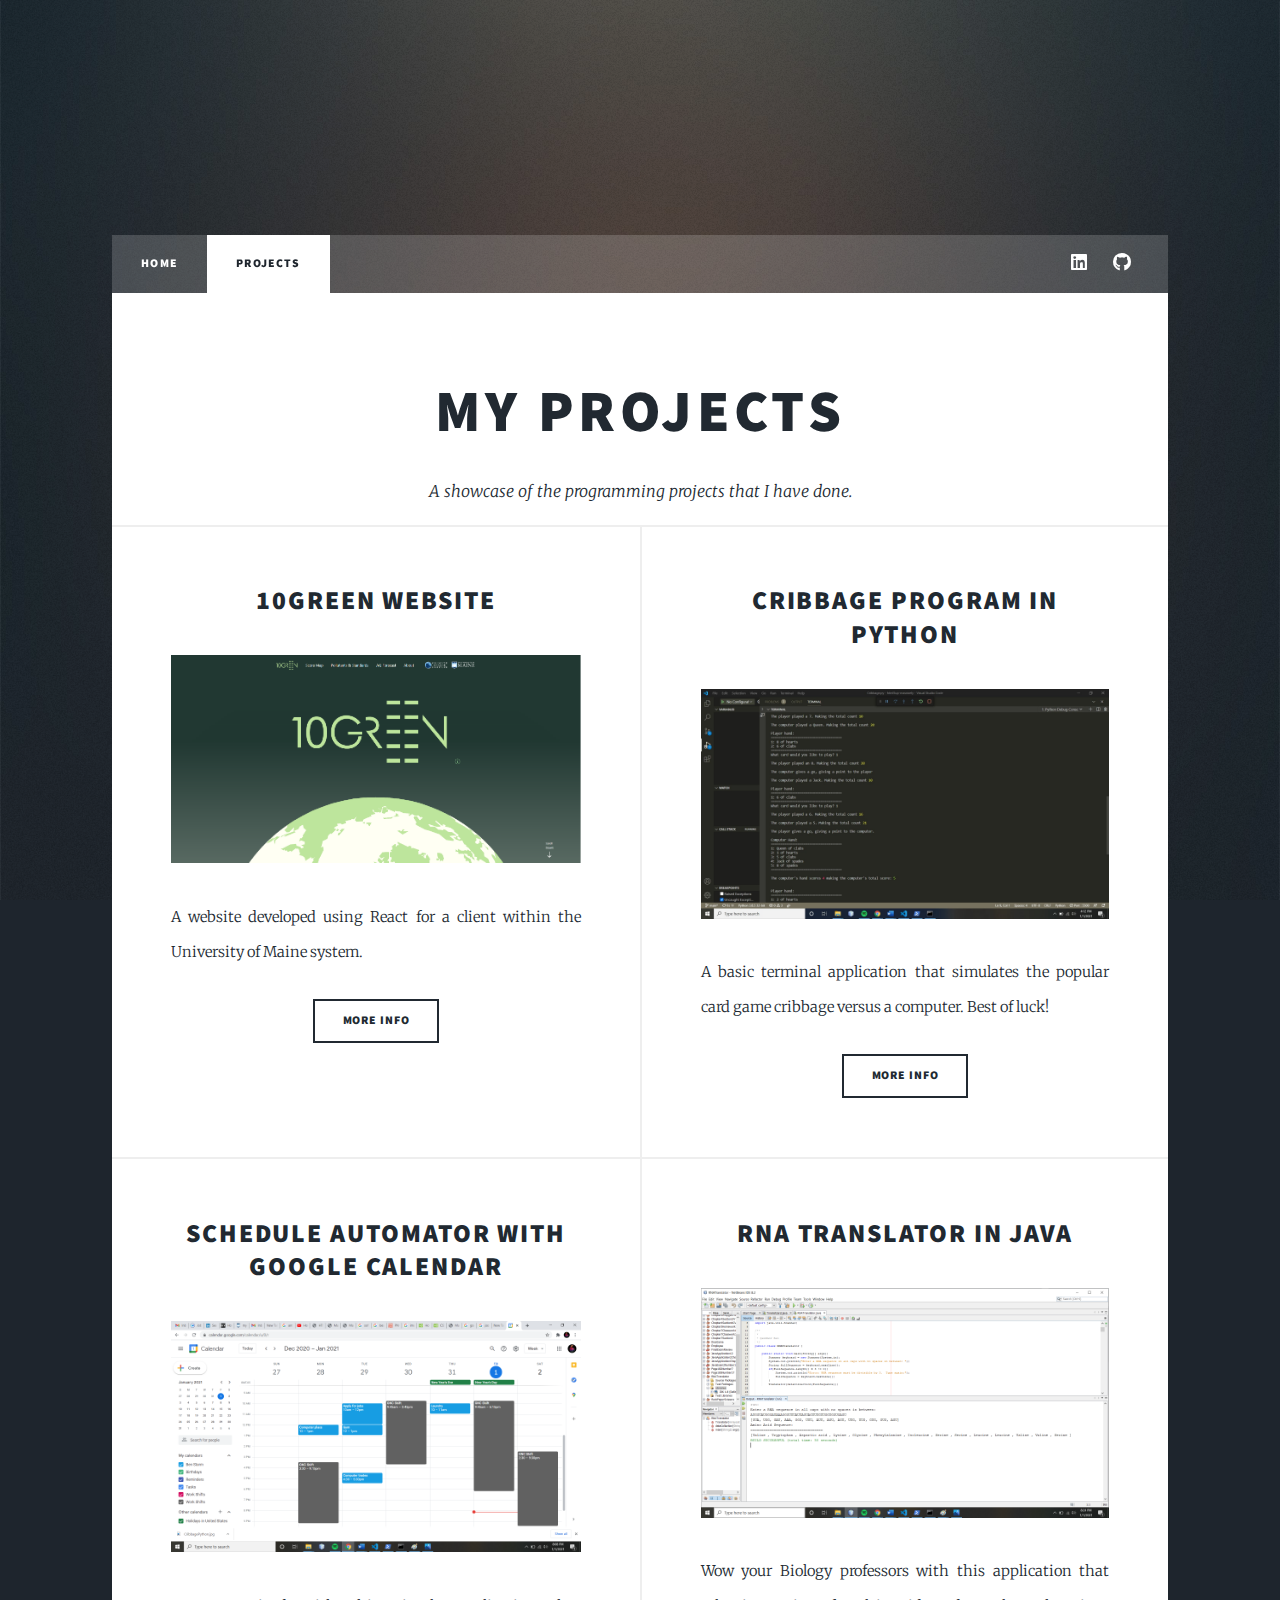
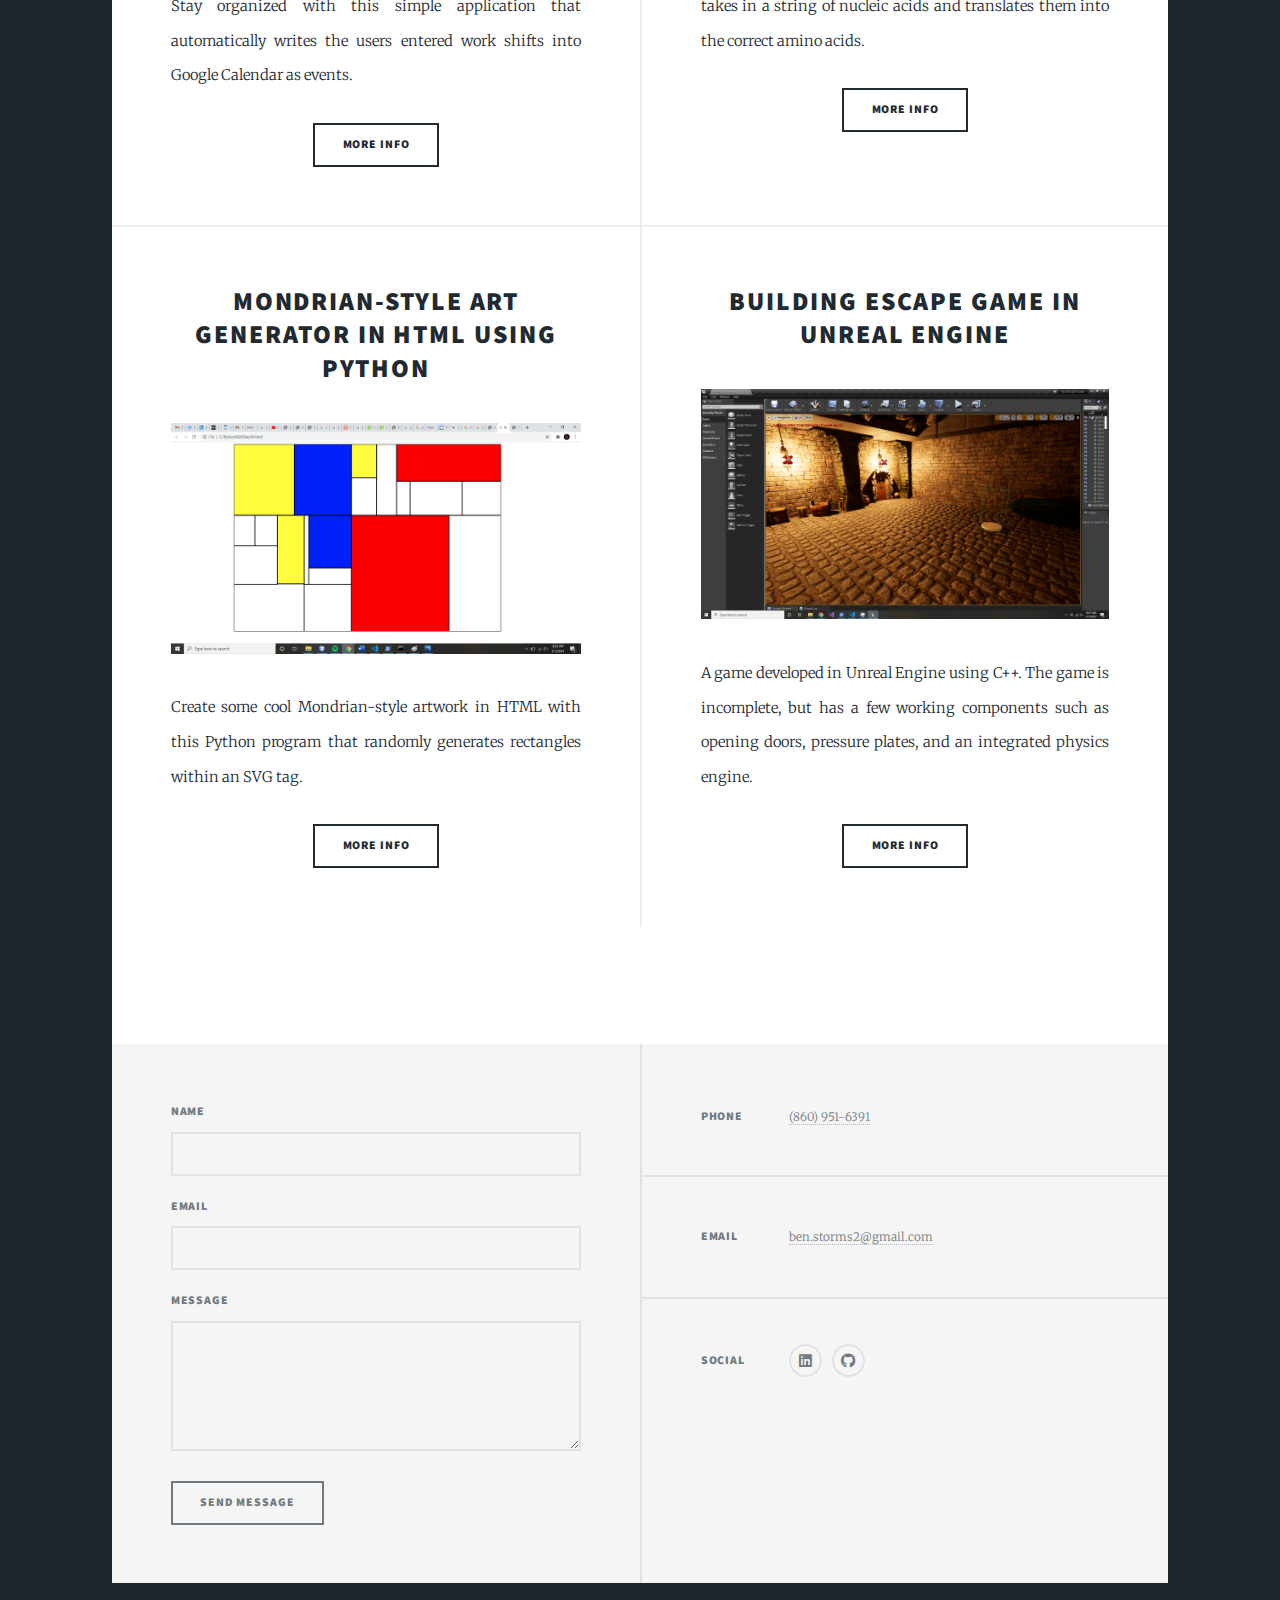
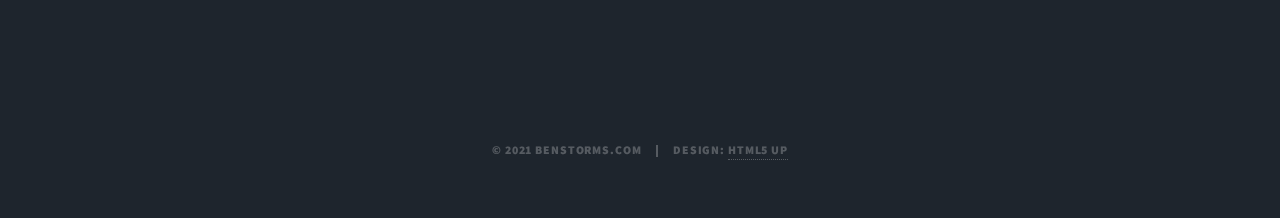
<file: Portfolio/Projects.html>
<!DOCTYPE HTML>
<!--
	Massively by HTML5 UP
	html5up.net | @ajlkn
	Free for personal and commercial use under the CCA 3.0 license (html5up.net/license)
-->
<html>
	<head>
		<title>Generic Page - Massively by HTML5 UP</title>
		<meta charset="utf-8" />
		<meta name="viewport" content="width=device-width, initial-scale=1, user-scalable=no" />
		<link rel="stylesheet" href="assets/css/main.css" />
		<noscript><link rel="stylesheet" href="assets/css/noscript.css" /></noscript>
	</head>
	<body class="is-preload">

		<!-- Wrapper -->
			<div id="wrapper">

				<!-- Header -->
					<header id="header">
						
					</header>

				<!-- Nav -->
					<nav id="nav">
						<ul class="links">
							<li><a href="index.html">Home</a></li>
							<li class="active"><a href="Projects.html">Projects</a></li>
						
						</ul>
						<ul class="icons">
							<li><a href="https://www.linkedin.com/in/benjamin-storms-4a7b01167/" class="icon brands fa-linkedin"><span class="label">LinkedIn</span></a></li>
							<li><a href="#" class="icon brands fa-github"><span class="label">GitHub</span></a></li>
						</ul>
					</nav>

				<!-- Main -->
					<div id="main">

						<!-- Post -->
							<section class="post">
								<header class="major">
									
									<h1>My Projects</h1>
									<p>A showcase of the programming projects that I have done.</p>
								</header>
								
								

						
							</section>

							<section class="posts">
								<article>
									<header>
										
										<h2><a href="10GreenSite.html">10Green Website<br /></a></h2>
							
									</header>
									<a href="10GreenSite.html" class="image fit"><img src="images/10GreenSite.png" alt="" /></a>
									<p>A website developed using React for a client within the University of Maine system.</p>
									<ul class="actions special">
										<li><a href="10GreenSite.html" class="button">More Info</a></li>
									</ul>
								</article>
								<article>
									<header>
										
										<h2><a href="CribbagePythonPage.html">Cribbage Program in Python<br /></a></h2>
							
									</header>
									<a href="CribbagePythonPage.html" class="image fit"><img src="images/CribbagePython.jpg" alt="" /></a>
									<p>A basic terminal application that simulates the popular card game cribbage versus a computer.  Best of luck!</p>
									<ul class="actions special">
										<li><a href="CribbagePythonPage.html" class="button">More Info</a></li>
									</ul>
								</article>
								<article>
									<header>
										
										<h2><a href="ShiftWriterPage.html">Schedule Automator with google calendar<br />
									
									</header>
									<a href="ShiftWriterPage.html" class="image fit"><img src="images/GoogleCalendarProgramImage.png" alt="" /></a>
									<p>Stay organized with this simple application that automatically writes the users entered work shifts into Google Calendar as events. 
									</p>
									<ul class="actions special">
										<li><a href="ShiftWriterPage.html" class="button">More Info</a></li>
									</ul>
								</article>
								<article>
									<header>
										
										<h2><a href="RNATranslatorPage.html">RNA Translator in java<br />
										
									</header>
									<a href="RNATranslatorPage.html" class="image fit"><img src="images/RNATranslatorJava.png" alt="" /></a>
									<p>Wow your Biology professors with this application that takes in a string of nucleic acids and translates them into the correct amino acids.</p>
									<ul class="actions special">
										<li><a href="RNATranslatorPage.html" class="button">More Info</a></li>
									</ul>
								</article>
								<article>
									<header>
										
										<h2><a href="MondrianArtPage.html">mondrian-style art generator in html using python<br />
										
									</header>
									<a href = "MondrianArtPage.html" class="image fit"><img src="images/MondrianArtGenerator.png" alt="" /></a>
									<p>Create some cool Mondrian-style artwork in HTML with this Python program that randomly generates rectangles within an SVG tag.</p>
									<ul class="actions special">
										<li><a href="MondrianArtPage.html" class="button">More Info</a></li>
									</ul>
								</article>

								<article>
									<header>
										
										<h2><a href="BuildingEscapeGame.html">Building Escape Game in Unreal Engine<br /></a></h2>
							
									</header>
									<a href="BuildingEscapeGame.html" class="image fit"><img src="images/BuildingEscape.png" alt="" /></a>
									<p>A game developed in Unreal Engine using C++. The game is incomplete, but has a few working components such as opening doors, pressure plates, and an integrated physics engine.</p>
									<ul class="actions special">
										<li><a href="BuildingEscapeGame.html" class="button">More Info</a></li>
									</ul>
								</article>
								
						<!-- Footer -->
							<footer>
								
							</footer>

					

					</div>

				<!-- Footer -->
					<!-- Footer -->
					<footer id="footer">
						<section>
							<form method="post" action="#">
								<div class="fields">
									<div class="field">
										<label for="name">Name</label>
										<input type="text" name="name" id="name" />
									</div>
									<div class="field">
										<label for="email">Email</label>
										<input type="text" name="email" id="email" />
									</div>
									<div class="field">
										<label for="message">Message</label>
										<textarea name="message" id="message" rows="3"></textarea>
									</div>
								</div>
								<ul class="actions">
									<li><input type="submit" value="Send Message" /></li>
								</ul>
							</form>
						</section>
						<section class="split contact">
							
							<section>
								<h3>Phone</h3>
								<p><a href="#">(860) 951-6391</a></p>
							</section>
							<section>
								<h3>Email</h3>
								<p><a href="#">ben.storms2@gmail.com</a></p>
							</section>
							<section>
								<h3>Social</h3>
								<ul class="icons alt">
									
									<li><a href="#" class="icon brands alt fa-linkedin"><span class="label">LinkedIn</span></a></li>
									<li><a href="#" class="icon brands alt fa-github"><span class="label">GitHub</span></a></li>
								</ul>
							</section>
						</section>
					</footer>

				<!-- Copyright -->
					<div id="copyright">
						<ul><li>&copy; 2021 Benstorms.com</li><li>Design: <a href="https://html5up.net">HTML5 UP</a></li></ul>
					</div>

			</div>

		<!-- Scripts -->
			<script src="assets/js/jquery.min.js"></script>
			<script src="assets/js/jquery.scrollex.min.js"></script>
			<script src="assets/js/jquery.scrolly.min.js"></script>
			<script src="assets/js/browser.min.js"></script>
			<script src="assets/js/breakpoints.min.js"></script>
			<script src="assets/js/util.js"></script>
			<script src="assets/js/main.js"></script>

	</body>
</html>
</file>
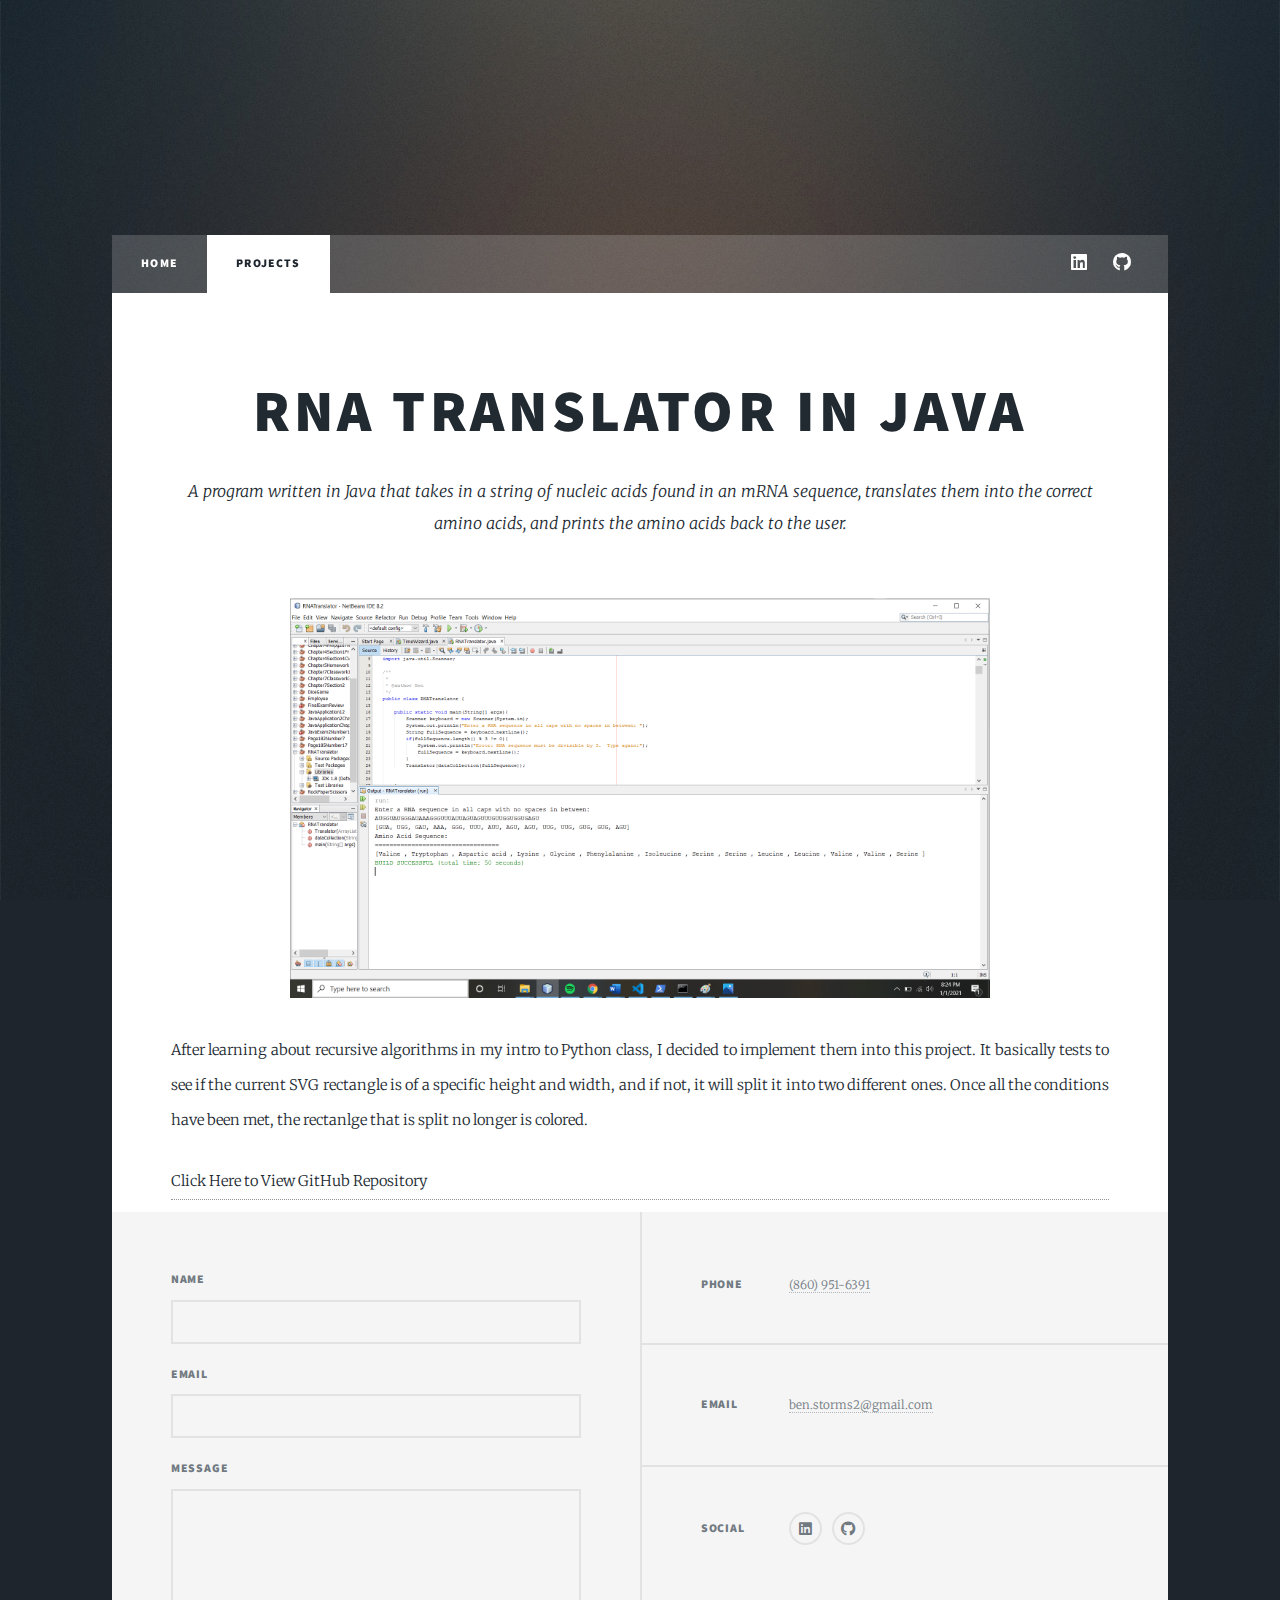
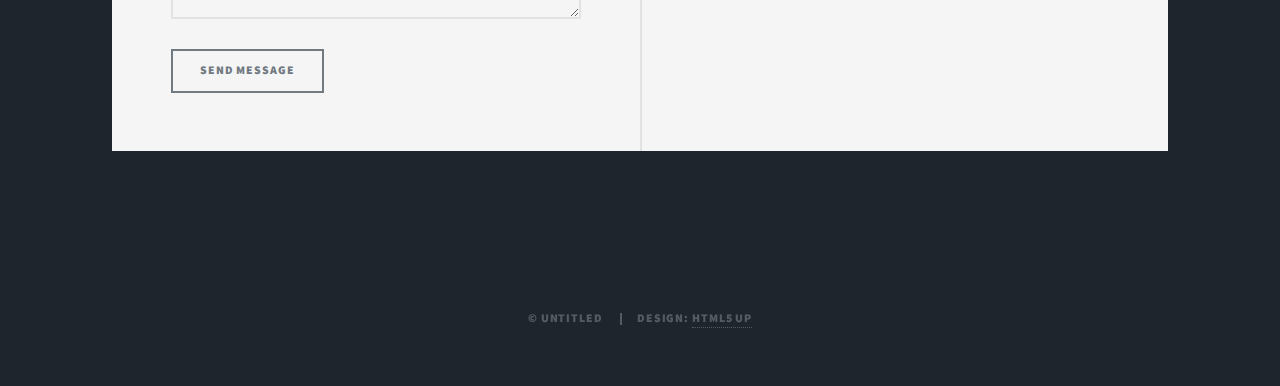
<file: Portfolio/RNATranslatorPage.html>
<!DOCTYPE html>
<!--
	Massively by HTML5 UP
	html5up.net | @ajlkn
	Free for personal and commercial use under the CCA 3.0 license (html5up.net/license)
-->
<html>
  <head>
    <title>RNA Translator</title>
    <meta charset="utf-8" />
    <meta
      name="viewport"
      content="width=device-width, initial-scale=1, user-scalable=no"
    />
    <link rel="stylesheet" href="assets/css/main.css" />
    <noscript
      ><link rel="stylesheet" href="assets/css/noscript.css"
    /></noscript>
  </head>
  <body class="is-preload">
    <!-- Wrapper -->
    <div id="wrapper">
      <!-- Header -->
      <header id="header"></header>

      <!-- Nav -->
      <nav id="nav">
        <ul class="links">
          <li><a href="index.html">Home</a></li>
          <li class="active"><a href="generic.html">Projects</a></li>
        </ul>
        <ul class="icons">
          <li>
            <a
              href="https://www.linkedin.com/in/ben-storms-4a7b01167/"
              class="icon brands fa-linkedin"
              ><span class="label">LinkedIn</span></a
            >
          </li>
          <li>
            <a href="#" class="icon brands fa-github"
              ><span class="label">GitHub</span></a
            >
          </li>
        </ul>
      </nav>

      <!-- Main -->
      <div id="main">
        <!-- Post -->
        <section class="post">
          <header class="major">
            <h1>rna translator in java</h1>
            <p>
              A program written in Java that takes in a string of nucleic acids
              found in an mRNA sequence, translates them into the correct amino
              acids, and prints the amino acids back to the user.
            </p>
          </header>
          <div>
            <img
              class="pythonProgramImage"
              src="images/RNATranslatorJava.png"
              alt=""
            />
          </div>
          <br />
          <p>
            After learning about recursive algorithms in my intro to Python
            class, I decided to implement them into this project. It basically
            tests to see if the current SVG rectangle is of a specific height
            and width, and if not, it will split it into two different ones.
            Once all the conditions have been met, the rectanlge that is split
            no longer is colored.
          </p>
          <br />
          <a
            href="https://github.com/BenStorms25/RNA-Translator-/tree/main"
            class="GitHubHyperLink"
            >Click Here to View GitHub Repository</a
          >
        </section>
      </div>

      <!-- Footer -->

      <!-- Footer -->
      <footer id="footer">
        <section>
          <form method="post" action="#">
            <div class="fields">
              <div class="field">
                <label for="name">Name</label>
                <input type="text" name="name" id="name" />
              </div>
              <div class="field">
                <label for="email">Email</label>
                <input type="text" name="email" id="email" />
              </div>
              <div class="field">
                <label for="message">Message</label>
                <textarea name="message" id="message" rows="3"></textarea>
              </div>
            </div>
            <ul class="actions">
              <li><input type="submit" value="Send Message" /></li>
            </ul>
          </form>
        </section>
        <section class="split contact">
          <section>
            <h3>Phone</h3>
            <p><a href="#">(860) 951-6391</a></p>
          </section>
          <section>
            <h3>Email</h3>
            <p><a href="#">ben.storms2@gmail.com</a></p>
          </section>
          <section>
            <h3>Social</h3>
            <ul class="icons alt">
              <li>
                <a href="#" class="icon brands alt fa-linkedin"
                  ><span class="label">LinkedIn</span></a
                >
              </li>
              <li>
                <a href="#" class="icon brands alt fa-github"
                  ><span class="label">GitHub</span></a
                >
              </li>
            </ul>
          </section>
        </section>
      </footer>

      <!-- Copyright -->
      <div id="copyright">
        <ul>
          <li>&copy; Untitled</li>
          <li>Design: <a href="https://html5up.net">HTML5 UP</a></li>
        </ul>
      </div>
    </div>

    <!-- Scripts -->
    <script src="assets/js/jquery.min.js"></script>
    <script src="assets/js/jquery.scrollex.min.js"></script>
    <script src="assets/js/jquery.scrolly.min.js"></script>
    <script src="assets/js/browser.min.js"></script>
    <script src="assets/js/breakpoints.min.js"></script>
    <script src="assets/js/util.js"></script>
    <script src="assets/js/main.js"></script>
  </body>
</html>
</file>
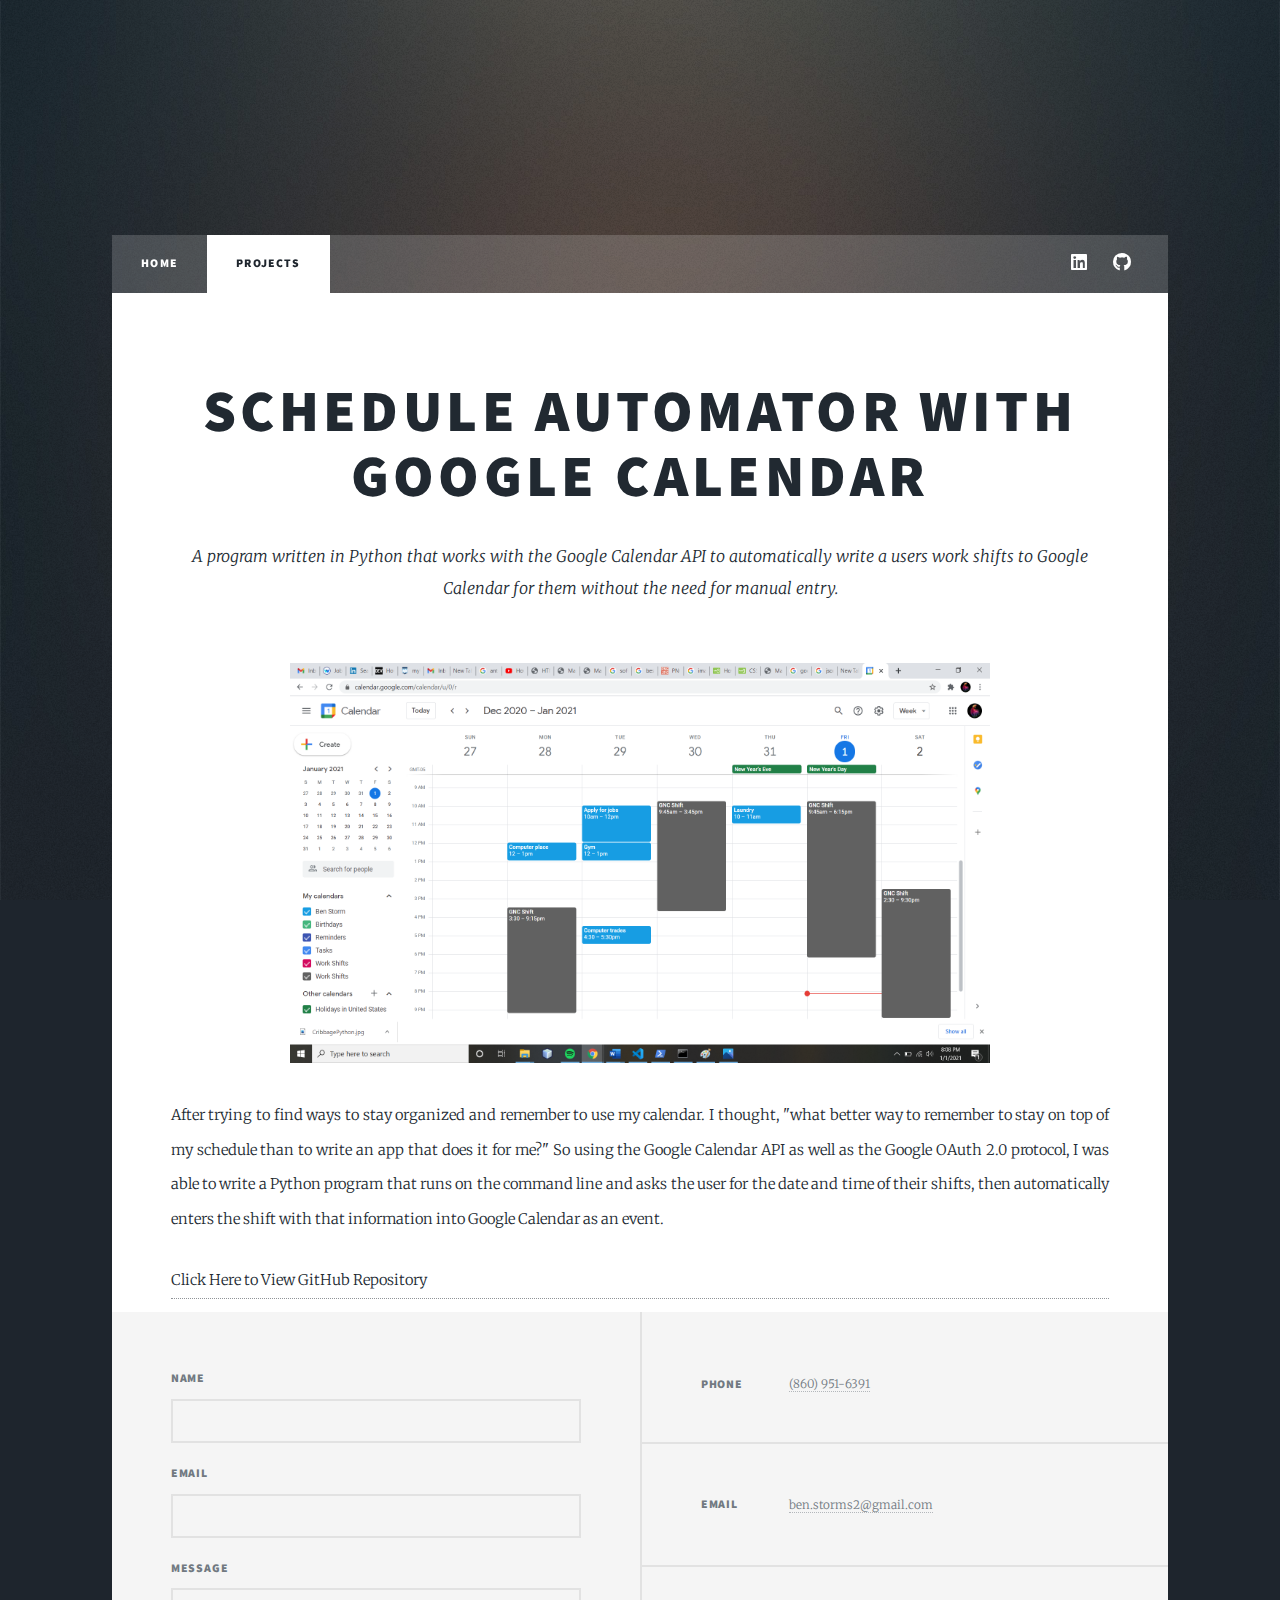
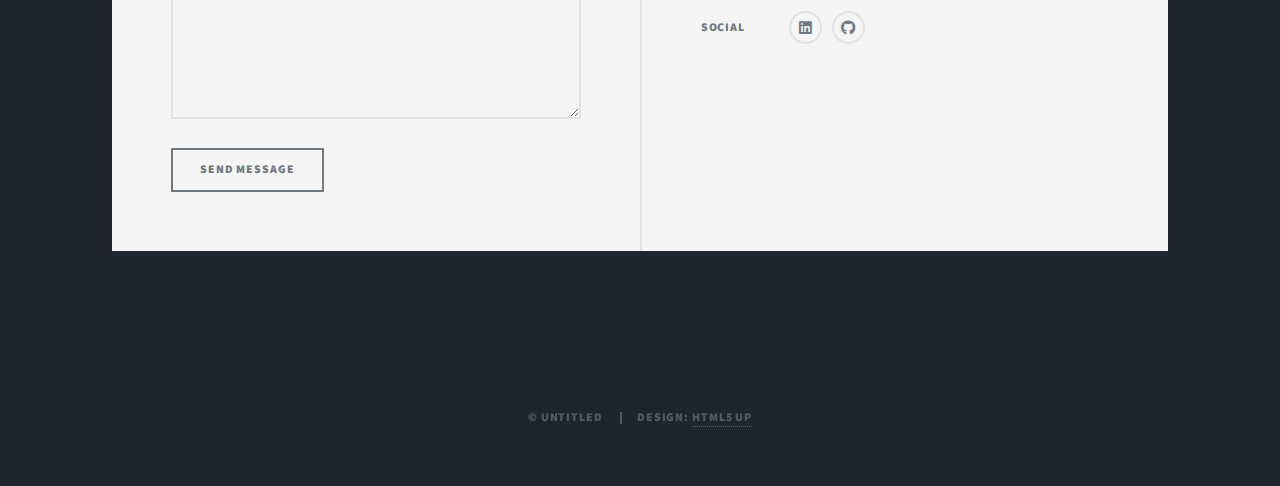
<file: Portfolio/ShiftWriterPage.html>
<!DOCTYPE html>
<!--
	Massively by HTML5 UP
	html5up.net | @ajlkn
	Free for personal and commercial use under the CCA 3.0 license (html5up.net/license)
-->
<html>
  <head>
    <title>Shift Writer</title>
    <meta charset="utf-8" />
    <meta
      name="viewport"
      content="width=device-width, initial-scale=1, user-scalable=no"
    />
    <link rel="stylesheet" href="assets/css/main.css" />
    <noscript
      ><link rel="stylesheet" href="assets/css/noscript.css"
    /></noscript>
  </head>
  <body class="is-preload">
    <!-- Wrapper -->
    <div id="wrapper">
      <!-- Header -->
      <header id="header"></header>

      <!-- Nav -->
      <nav id="nav">
        <ul class="links">
          <li><a href="index.html">Home</a></li>
          <li class="active"><a href="generic.html">Projects</a></li>
        </ul>
        <ul class="icons">
          <li>
            <a
              href="https://www.linkedin.com/in/ben-storms-4a7b01167/"
              class="icon brands fa-linkedin"
              ><span class="label">LinkedIn</span></a
            >
          </li>
          <li>
            <a href="#" class="icon brands fa-github"
              ><span class="label">GitHub</span></a
            >
          </li>
        </ul>
      </nav>

      <!-- Main -->
      <div id="main">
        <!-- Post -->
        <section class="post">
          <header class="major">
            <h1>SCHEDULE AUTOMATOR WITH GOOGLE CALENDAR</h1>
            <p>
              A program written in Python that works with the Google Calendar
              API to automatically write a users work shifts to Google Calendar
              for them without the need for manual entry.
            </p>
          </header>
          <div>
            <img
              class="pythonProgramImage"
              src="images/GoogleCalendarProgramImage.png"
              alt=""
            />
          </div>
          <br />
          <p>
            After trying to find ways to stay organized and remember to use my
            calendar. I thought, "what better way to remember to stay on top of
            my schedule than to write an app that does it for me?" So using the
            Google Calendar API as well as the Google OAuth 2.0 protocol, I was
            able to write a Python program that runs on the command line and
            asks the user for the date and time of their shifts, then
            automatically enters the shift with that information into Google
            Calendar as an event.
          </p>
          <br />
          <a
            href="https://github.com/BenStorms25/Shift-Automator-Using-Google-Calendar"
            class="GitHubHyperLink"
            >Click Here to View GitHub Repository</a
          >
        </section>
      </div>

      <!-- Footer -->

      <!-- Footer -->
      <footer id="footer">
        <section>
          <form method="post" action="#">
            <div class="fields">
              <div class="field">
                <label for="name">Name</label>
                <input type="text" name="name" id="name" />
              </div>
              <div class="field">
                <label for="email">Email</label>
                <input type="text" name="email" id="email" />
              </div>
              <div class="field">
                <label for="message">Message</label>
                <textarea name="message" id="message" rows="3"></textarea>
              </div>
            </div>
            <ul class="actions">
              <li><input type="submit" value="Send Message" /></li>
            </ul>
          </form>
        </section>
        <section class="split contact">
          <section>
            <h3>Phone</h3>
            <p><a href="#">(860) 951-6391</a></p>
          </section>
          <section>
            <h3>Email</h3>
            <p><a href="#">ben.storms2@gmail.com</a></p>
          </section>
          <section>
            <h3>Social</h3>
            <ul class="icons alt">
              <li>
                <a href="#" class="icon brands alt fa-linkedin"
                  ><span class="label">LinkedIn</span></a
                >
              </li>
              <li>
                <a href="#" class="icon brands alt fa-github"
                  ><span class="label">GitHub</span></a
                >
              </li>
            </ul>
          </section>
        </section>
      </footer>

      <!-- Copyright -->
      <div id="copyright">
        <ul>
          <li>&copy; Untitled</li>
          <li>Design: <a href="https://html5up.net">HTML5 UP</a></li>
        </ul>
      </div>
    </div>

    <!-- Scripts -->
    <script src="assets/js/jquery.min.js"></script>
    <script src="assets/js/jquery.scrollex.min.js"></script>
    <script src="assets/js/jquery.scrolly.min.js"></script>
    <script src="assets/js/browser.min.js"></script>
    <script src="assets/js/breakpoints.min.js"></script>
    <script src="assets/js/util.js"></script>
    <script src="assets/js/main.js"></script>
  </body>
</html>
</file>
<file: Portfolio/assets/css/main.css>
@import url(fontawesome-all.min.css);
@import url("https://fonts.googleapis.com/css?family=Merriweather:300,700,300italic,700italic|Source+Sans+Pro:900");

/*
	Massively by HTML5 UP
	html5up.net | @ajlkn
	Free for personal and commercial use under the CCA 3.0 license (html5up.net/license)
*/

html,
body,
div,
span,
applet,
object,
iframe,
h1,
h2,
h3,
h4,
h5,
h6,
p,
blockquote,
pre,
a,
abbr,
acronym,
address,
big,
cite,
code,
del,
dfn,
em,
img,
ins,
kbd,
q,
s,
samp,
small,
strike,
strong,
sub,
sup,
tt,
var,
b,
u,
i,
center,
dl,
dt,
dd,
ol,
ul,
li,
fieldset,
form,
label,
legend,
table,
caption,
tbody,
tfoot,
thead,
tr,
th,
td,
article,
aside,
canvas,
details,
embed,
figure,
figcaption,
footer,
header,
hgroup,
menu,
nav,
output,
ruby,
section,
summary,
time,
mark,
audio,
video {
  margin: 0;
  padding: 0;
  border: 0;
  font-size: 100%;
  font: inherit;
  vertical-align: baseline;
}

article,
aside,
details,
figcaption,
figure,
footer,
header,
hgroup,
menu,
nav,
section {
  display: block;
}

body {
  line-height: 1;
}

ol,
ul {
  list-style: none;
}

blockquote,
q {
  quotes: none;
}

blockquote:before,
blockquote:after,
q:before,
q:after {
  content: "";
  content: none;
}

table {
  border-collapse: collapse;
  border-spacing: 0;
}

.profilePic {
  border-radius: 50%;
  height: 400px;
  width: 250px;
}

.Aligner {
  display: flex;
  align-items: center;
  justify-content: center;
}

@media screen and (max-width: 736px) {
  .Aligner {
    display: flex;
    align-items: center;
    justify-content: center;
    position: relative;
    height: 30rem;
  }
}

.image main {
  border-radius: 50%;
  margin: 0 auto;
}

body {
  -webkit-text-size-adjust: none;
}

mark {
  background-color: transparent;
  color: inherit;
}

input::-moz-focus-inner {
  border: 0;
  padding: 0;
}

input,
select,
textarea {
  -moz-appearance: none;
  -webkit-appearance: none;
  -ms-appearance: none;
  appearance: none;
}

/* Basic */

@-ms-viewport {
  width: device-width;
}

body {
  -ms-overflow-style: scrollbar;
}

@media screen and (max-width: 480px) {
  html,
  body {
    min-width: 320px;
  }
}

html {
  box-sizing: border-box;
}

*,
*:before,
*:after {
  box-sizing: inherit;
}

body {
  background-color: #1e252d;
}

body.is-preload *,
body.is-preload *:before,
body.is-preload *:after {
  -moz-animation: none !important;
  -webkit-animation: none !important;
  -ms-animation: none !important;
  animation: none !important;
  -moz-transition: none !important;
  -webkit-transition: none !important;
  -ms-transition: none !important;
  transition: none !important;
}

/* Type */

html {
  font-size: 16pt;
}

@media screen and (max-width: 1680px) {
  html {
    font-size: 12pt;
  }
}

@media screen and (max-width: 1280px) {
  html {
    font-size: 11pt;
  }
}

@media screen and (max-width: 360px) {
  html {
    font-size: 10pt;
  }
}

body {
  color: #212931;
}

body,
input,
select,
textarea {
  font-family: "Merriweather", Georgia, serif;
  font-weight: 300;
  font-size: 1rem;
  line-height: 2.375;
}

a {
  -moz-transition: color 0.2s ease-in-out, background-color 0.2s ease-in-out,
    border-color 0.2s ease-in-out, box-shadow 0.2s ease-in-out;
  -webkit-transition: color 0.2s ease-in-out, background-color 0.2s ease-in-out,
    border-color 0.2s ease-in-out, box-shadow 0.2s ease-in-out;
  -ms-transition: color 0.2s ease-in-out, background-color 0.2s ease-in-out,
    border-color 0.2s ease-in-out, box-shadow 0.2s ease-in-out;
  transition: color 0.2s ease-in-out, background-color 0.2s ease-in-out,
    border-color 0.2s ease-in-out, box-shadow 0.2s ease-in-out;
  border-bottom: dotted 1px;
  text-decoration: none;
}

a:hover {
  border-bottom-color: transparent;
}

strong,
b {
  font-weight: 600;
}

em,
i {
  font-style: italic;
}

p {
  text-align: justify;
  margin: 0 0 2rem 0;
}

h1,
h2,
h3,
h4,
h5,
h6 {
  font-family: "Source Sans Pro", Helvetica, sans-serif;
  font-weight: 900;
  line-height: 1.5;
  letter-spacing: 0.075em;
  text-transform: uppercase;
  margin: 0 0 1rem 0;
}

h1 a,
h2 a,
h3 a,
h4 a,
h5 a,
h6 a {
  border-bottom: 0;
  color: inherit;
  text-decoration: none;
}

h1 {
  font-size: 4rem;
  line-height: 1.1;
  margin: 0 0 2rem 0;
}

h2 {
  font-size: 1.75rem;
  line-height: 1.3;
  margin: 0 0 1.5rem 0;
}

h3 {
  font-size: 1.25rem;
  margin: 0 0 1.5rem 0;
}

h4 {
  font-size: 1rem;
}

h5 {
  font-size: 0.9rem;
}

h6 {
  font-size: 0.8rem;
}

sub {
  font-size: 0.8rem;
  position: relative;
  top: 0.5rem;
}

sup {
  font-size: 0.8rem;
  position: relative;
  top: -0.5rem;
}

blockquote {
  border-left: solid 4px;
  font-style: italic;
  margin: 0 0 2rem 0;
  padding: 0.5rem 0 0.5rem 2rem;
}

code {
  border: solid 2px;
  font-family: "Courier New", monospace;
  font-size: 0.9rem;
  margin: 0 0.25rem;
  padding: 0.25rem 0.65rem;
}

pre {
  -webkit-overflow-scrolling: touch;
  font-family: "Courier New", monospace;
  font-size: 0.9rem;
  margin: 0 0 2rem 0;
}

pre code {
  display: block;
  line-height: 1.75;
  padding: 1rem 1.5rem;
  overflow-x: auto;
}

hr {
  border: 0;
  border-bottom: solid 2px;
  margin: 3rem 0;
}

hr.major {
  margin: 5rem 0;
}

.align-left {
  text-align: left;
}

.GitHubHyperLink {
  display: flex;
  text-align: center;
  margin: 6px 0 10px 0;
}
.align-center {
  text-align: center;
}

.align-right {
  text-align: right;
}

input,
select,
textarea {
  color: #212931;
}

a {
  color: #212931;
  border-bottom-color: rgba(33, 41, 49, 0.5);
}

a:hover {
  border-bottom-color: transparent;
  color: #18bfef !important;
}

strong,
b {
  color: #212931;
}

h1,
h2,
h3,
h4,
h5,
h6 {
  color: #212931;
}

blockquote {
  border-left-color: #eeeeee;
}

code {
  background: rgba(220, 220, 220, 0.25);
  border-color: #eeeeee;
}

hr {
  border-bottom-color: #eeeeee;
}

/* Row */

.center {
  position: block;
  margin-right: auto;
  margin-left: auto;
}

.pythonProgramImage {
  width: 700px;
  height: 400px;
  display: block;
  margin-right: auto;
  margin-left: auto;
}

.row {
  display: flex;
  flex-wrap: wrap;
  box-sizing: border-box;
  align-items: stretch;
}

.row > * {
  box-sizing: border-box;
}

.row.gtr-uniform > * > :last-child {
  margin-bottom: 0;
}

.row.aln-left {
  justify-content: flex-start;
}

.row.aln-center {
  justify-content: center;
}

.row.aln-right {
  justify-content: flex-end;
}

.row.aln-top {
  align-items: flex-start;
}

.row.aln-middle {
  align-items: center;
}

.row.aln-bottom {
  align-items: flex-end;
}

.row > .imp {
  order: -1;
}

.row > .col-1 {
  width: 8.33333%;
}

.row > .off-1 {
  margin-left: 8.33333%;
}

.row > .col-2 {
  width: 16.66667%;
}

.row > .off-2 {
  margin-left: 16.66667%;
}

.row > .col-3 {
  width: 25%;
}

.row > .off-3 {
  margin-left: 25%;
}

.row > .col-4 {
  width: 33.33333%;
}

.row > .off-4 {
  margin-left: 33.33333%;
}

.row > .col-5 {
  width: 41.66667%;
}

.row > .off-5 {
  margin-left: 41.66667%;
}

.row > .col-6 {
  width: 50%;
}

.row > .off-6 {
  margin-left: 50%;
}

.row > .col-7 {
  width: 58.33333%;
}

.row > .off-7 {
  margin-left: 58.33333%;
}

.row > .col-8 {
  width: 66.66667%;
}

.row > .off-8 {
  margin-left: 66.66667%;
}

.row > .col-9 {
  width: 75%;
}

.row > .off-9 {
  margin-left: 75%;
}

.row > .col-10 {
  width: 83.33333%;
}

.row > .off-10 {
  margin-left: 83.33333%;
}

.row > .col-11 {
  width: 91.66667%;
}

.row > .off-11 {
  margin-left: 91.66667%;
}

.row > .col-12 {
  width: 100%;
}

.row > .off-12 {
  margin-left: 100%;
}

.row.gtr-0 {
  margin-top: 0;
  margin-left: 0rem;
}

.row.gtr-0 > * {
  padding: 0 0 0 0rem;
}

.row.gtr-0.gtr-uniform {
  margin-top: 0rem;
}

.row.gtr-0.gtr-uniform > * {
  padding-top: 0rem;
}

.row.gtr-25 {
  margin-top: 0;
  margin-left: -0.375rem;
}

.row.gtr-25 > * {
  padding: 0 0 0 0.375rem;
}

.row.gtr-25.gtr-uniform {
  margin-top: -0.375rem;
}

.row.gtr-25.gtr-uniform > * {
  padding-top: 0.375rem;
}

.row.gtr-50 {
  margin-top: 0;
  margin-left: -0.75rem;
}

.row.gtr-50 > * {
  padding: 0 0 0 0.75rem;
}

.row.gtr-50.gtr-uniform {
  margin-top: -0.75rem;
}

.row.gtr-50.gtr-uniform > * {
  padding-top: 0.75rem;
}

.row {
  margin-top: 0;
  margin-left: -1.5rem;
}

.row > * {
  padding: 0 0 0 1.5rem;
}

.row.gtr-uniform {
  margin-top: -1.5rem;
}

.row.gtr-uniform > * {
  padding-top: 1.5rem;
}

.row.gtr-150 {
  margin-top: 0;
  margin-left: -2.25rem;
}

.row.gtr-150 > * {
  padding: 0 0 0 2.25rem;
}

.row.gtr-150.gtr-uniform {
  margin-top: -2.25rem;
}

.row.gtr-150.gtr-uniform > * {
  padding-top: 2.25rem;
}

.row.gtr-200 {
  margin-top: 0;
  margin-left: -3rem;
}

.row.gtr-200 > * {
  padding: 0 0 0 3rem;
}

.row.gtr-200.gtr-uniform {
  margin-top: -3rem;
}

.row.gtr-200.gtr-uniform > * {
  padding-top: 3rem;
}

@media screen and (max-width: 1680px) {
  .row {
    display: flex;
    flex-wrap: wrap;
    box-sizing: border-box;
    align-items: stretch;
  }

  .row > * {
    box-sizing: border-box;
  }

  .row.gtr-uniform > * > :last-child {
    margin-bottom: 0;
  }

  .row.aln-left {
    justify-content: flex-start;
  }

  .row.aln-center {
    justify-content: center;
  }

  .row.aln-right {
    justify-content: flex-end;
  }

  .row.aln-top {
    align-items: flex-start;
  }

  .row.aln-middle {
    align-items: center;
  }

  .row.aln-bottom {
    align-items: flex-end;
  }

  .row > .imp-xlarge {
    order: -1;
  }

  .row > .col-1-xlarge {
    width: 8.33333%;
  }

  .row > .off-1-xlarge {
    margin-left: 8.33333%;
  }

  .row > .col-2-xlarge {
    width: 16.66667%;
  }

  .row > .off-2-xlarge {
    margin-left: 16.66667%;
  }

  .row > .col-3-xlarge {
    width: 25%;
  }

  .row > .off-3-xlarge {
    margin-left: 25%;
  }

  .row > .col-4-xlarge {
    width: 33.33333%;
  }

  .row > .off-4-xlarge {
    margin-left: 33.33333%;
  }

  .row > .col-5-xlarge {
    width: 41.66667%;
  }

  .row > .off-5-xlarge {
    margin-left: 41.66667%;
  }

  .row > .col-6-xlarge {
    width: 50%;
  }

  .row > .off-6-xlarge {
    margin-left: 50%;
  }

  .row > .col-7-xlarge {
    width: 58.33333%;
  }

  .row > .off-7-xlarge {
    margin-left: 58.33333%;
  }

  .row > .col-8-xlarge {
    width: 66.66667%;
  }

  .row > .off-8-xlarge {
    margin-left: 66.66667%;
  }

  .row > .col-9-xlarge {
    width: 75%;
  }

  .row > .off-9-xlarge {
    margin-left: 75%;
  }

  .row > .col-10-xlarge {
    width: 83.33333%;
  }

  .row > .off-10-xlarge {
    margin-left: 83.33333%;
  }

  .row > .col-11-xlarge {
    width: 91.66667%;
  }

  .row > .off-11-xlarge {
    margin-left: 91.66667%;
  }

  .row > .col-12-xlarge {
    width: 100%;
  }

  .row > .off-12-xlarge {
    margin-left: 100%;
  }

  .row.gtr-0 {
    margin-top: 0;
    margin-left: 0rem;
  }

  .row.gtr-0 > * {
    padding: 0 0 0 0rem;
  }

  .row.gtr-0.gtr-uniform {
    margin-top: 0rem;
  }

  .row.gtr-0.gtr-uniform > * {
    padding-top: 0rem;
  }

  .row.gtr-25 {
    margin-top: 0;
    margin-left: -0.375rem;
  }

  .row.gtr-25 > * {
    padding: 0 0 0 0.375rem;
  }

  .row.gtr-25.gtr-uniform {
    margin-top: -0.375rem;
  }

  .row.gtr-25.gtr-uniform > * {
    padding-top: 0.375rem;
  }

  .row.gtr-50 {
    margin-top: 0;
    margin-left: -0.75rem;
  }

  .row.gtr-50 > * {
    padding: 0 0 0 0.75rem;
  }

  .row.gtr-50.gtr-uniform {
    margin-top: -0.75rem;
  }

  .row.gtr-50.gtr-uniform > * {
    padding-top: 0.75rem;
  }

  .row {
    margin-top: 0;
    margin-left: -1.5rem;
  }

  .row > * {
    padding: 0 0 0 1.5rem;
  }

  .row.gtr-uniform {
    margin-top: -1.5rem;
  }

  .row.gtr-uniform > * {
    padding-top: 1.5rem;
  }

  .row.gtr-150 {
    margin-top: 0;
    margin-left: -2.25rem;
  }

  .row.gtr-150 > * {
    padding: 0 0 0 2.25rem;
  }

  .row.gtr-150.gtr-uniform {
    margin-top: -2.25rem;
  }

  .row.gtr-150.gtr-uniform > * {
    padding-top: 2.25rem;
  }

  .row.gtr-200 {
    margin-top: 0;
    margin-left: -3rem;
  }

  .row.gtr-200 > * {
    padding: 0 0 0 3rem;
  }

  .row.gtr-200.gtr-uniform {
    margin-top: -3rem;
  }

  .row.gtr-200.gtr-uniform > * {
    padding-top: 3rem;
  }
}

@media screen and (max-width: 1280px) {
  .row {
    display: flex;
    flex-wrap: wrap;
    box-sizing: border-box;
    align-items: stretch;
  }

  .row > * {
    box-sizing: border-box;
  }

  .row.gtr-uniform > * > :last-child {
    margin-bottom: 0;
  }

  .row.aln-left {
    justify-content: flex-start;
  }

  .row.aln-center {
    justify-content: center;
  }

  .row.aln-right {
    justify-content: flex-end;
  }

  .row.aln-top {
    align-items: flex-start;
  }

  .row.aln-middle {
    align-items: center;
  }

  .row.aln-bottom {
    align-items: flex-end;
  }

  .row > .imp-large {
    order: -1;
  }

  .row > .col-1-large {
    width: 8.33333%;
  }

  .row > .off-1-large {
    margin-left: 8.33333%;
  }

  .row > .col-2-large {
    width: 16.66667%;
  }

  .row > .off-2-large {
    margin-left: 16.66667%;
  }

  .row > .col-3-large {
    width: 25%;
  }

  .row > .off-3-large {
    margin-left: 25%;
  }

  .row > .col-4-large {
    width: 33.33333%;
  }

  .row > .off-4-large {
    margin-left: 33.33333%;
  }

  .row > .col-5-large {
    width: 41.66667%;
  }

  .row > .off-5-large {
    margin-left: 41.66667%;
  }

  .row > .col-6-large {
    width: 50%;
  }

  .row > .off-6-large {
    margin-left: 50%;
  }

  .row > .col-7-large {
    width: 58.33333%;
  }

  .row > .off-7-large {
    margin-left: 58.33333%;
  }

  .row > .col-8-large {
    width: 66.66667%;
  }

  .row > .off-8-large {
    margin-left: 66.66667%;
  }

  .row > .col-9-large {
    width: 75%;
  }

  .row > .off-9-large {
    margin-left: 75%;
  }

  .row > .col-10-large {
    width: 83.33333%;
  }

  .row > .off-10-large {
    margin-left: 83.33333%;
  }

  .row > .col-11-large {
    width: 91.66667%;
  }

  .row > .off-11-large {
    margin-left: 91.66667%;
  }

  .row > .col-12-large {
    width: 100%;
  }

  .row > .off-12-large {
    margin-left: 100%;
  }

  .row.gtr-0 {
    margin-top: 0;
    margin-left: 0rem;
  }

  .row.gtr-0 > * {
    padding: 0 0 0 0rem;
  }

  .row.gtr-0.gtr-uniform {
    margin-top: 0rem;
  }

  .row.gtr-0.gtr-uniform > * {
    padding-top: 0rem;
  }

  .row.gtr-25 {
    margin-top: 0;
    margin-left: -0.375rem;
  }

  .row.gtr-25 > * {
    padding: 0 0 0 0.375rem;
  }

  .row.gtr-25.gtr-uniform {
    margin-top: -0.375rem;
  }

  .row.gtr-25.gtr-uniform > * {
    padding-top: 0.375rem;
  }

  .row.gtr-50 {
    margin-top: 0;
    margin-left: -0.75rem;
  }

  .row.gtr-50 > * {
    padding: 0 0 0 0.75rem;
  }

  .row.gtr-50.gtr-uniform {
    margin-top: -0.75rem;
  }

  .row.gtr-50.gtr-uniform > * {
    padding-top: 0.75rem;
  }

  .row {
    margin-top: 0;
    margin-left: -1.5rem;
  }

  .row > * {
    padding: 0 0 0 1.5rem;
  }

  .row.gtr-uniform {
    margin-top: -1.5rem;
  }

  .row.gtr-uniform > * {
    padding-top: 1.5rem;
  }

  .row.gtr-150 {
    margin-top: 0;
    margin-left: -2.25rem;
  }

  .row.gtr-150 > * {
    padding: 0 0 0 2.25rem;
  }

  .row.gtr-150.gtr-uniform {
    margin-top: -2.25rem;
  }

  .row.gtr-150.gtr-uniform > * {
    padding-top: 2.25rem;
  }

  .row.gtr-200 {
    margin-top: 0;
    margin-left: -3rem;
  }

  .row.gtr-200 > * {
    padding: 0 0 0 3rem;
  }

  .row.gtr-200.gtr-uniform {
    margin-top: -3rem;
  }

  .row.gtr-200.gtr-uniform > * {
    padding-top: 3rem;
  }

  .GitHubHyperLink {
    display: flex;
    text-align: center;
    margin: 6px 0 10px 0;
    position: relative;
    top: -3rem;
  }
}

@media screen and (max-width: 980px) {
  .row {
    display: flex;
    flex-wrap: wrap;
    box-sizing: border-box;
    align-items: stretch;
  }

  .row > * {
    box-sizing: border-box;
  }

  .row.gtr-uniform > * > :last-child {
    margin-bottom: 0;
  }

  .row.aln-left {
    justify-content: flex-start;
  }

  .row.aln-center {
    justify-content: center;
  }

  .row.aln-right {
    justify-content: flex-end;
  }

  .row.aln-top {
    align-items: flex-start;
  }

  .row.aln-middle {
    align-items: center;
  }

  .row.aln-bottom {
    align-items: flex-end;
  }

  .row > .imp-medium {
    order: -1;
  }

  .row > .col-1-medium {
    width: 8.33333%;
  }

  .row > .off-1-medium {
    margin-left: 8.33333%;
  }

  .row > .col-2-medium {
    width: 16.66667%;
  }

  .row > .off-2-medium {
    margin-left: 16.66667%;
  }

  .row > .col-3-medium {
    width: 25%;
  }

  .row > .off-3-medium {
    margin-left: 25%;
  }

  .row > .col-4-medium {
    width: 33.33333%;
  }

  .row > .off-4-medium {
    margin-left: 33.33333%;
  }

  .row > .col-5-medium {
    width: 41.66667%;
  }

  .row > .off-5-medium {
    margin-left: 41.66667%;
  }

  .row > .col-6-medium {
    width: 50%;
  }

  .row > .off-6-medium {
    margin-left: 50%;
  }

  .row > .col-7-medium {
    width: 58.33333%;
  }

  .row > .off-7-medium {
    margin-left: 58.33333%;
  }

  .row > .col-8-medium {
    width: 66.66667%;
  }

  .row > .off-8-medium {
    margin-left: 66.66667%;
  }

  .row > .col-9-medium {
    width: 75%;
  }

  .row > .off-9-medium {
    margin-left: 75%;
  }

  .row > .col-10-medium {
    width: 83.33333%;
  }

  .row > .off-10-medium {
    margin-left: 83.33333%;
  }

  .row > .col-11-medium {
    width: 91.66667%;
  }

  .row > .off-11-medium {
    margin-left: 91.66667%;
  }

  .row > .col-12-medium {
    width: 100%;
  }

  .row > .off-12-medium {
    margin-left: 100%;
  }

  .row.gtr-0 {
    margin-top: 0;
    margin-left: 0rem;
  }

  .row.gtr-0 > * {
    padding: 0 0 0 0rem;
  }

  .row.gtr-0.gtr-uniform {
    margin-top: 0rem;
  }

  .row.gtr-0.gtr-uniform > * {
    padding-top: 0rem;
  }

  .row.gtr-25 {
    margin-top: 0;
    margin-left: -0.375rem;
  }

  .row.gtr-25 > * {
    padding: 0 0 0 0.375rem;
  }

  .row.gtr-25.gtr-uniform {
    margin-top: -0.375rem;
  }

  .row.gtr-25.gtr-uniform > * {
    padding-top: 0.375rem;
  }

  .row.gtr-50 {
    margin-top: 0;
    margin-left: -0.75rem;
  }

  .row.gtr-50 > * {
    padding: 0 0 0 0.75rem;
  }

  .row.gtr-50.gtr-uniform {
    margin-top: -0.75rem;
  }

  .row.gtr-50.gtr-uniform > * {
    padding-top: 0.75rem;
  }

  .row {
    margin-top: 0;
    margin-left: -1.5rem;
  }

  .row > * {
    padding: 0 0 0 1.5rem;
  }

  .row.gtr-uniform {
    margin-top: -1.5rem;
  }

  .row.gtr-uniform > * {
    padding-top: 1.5rem;
  }

  .row.gtr-150 {
    margin-top: 0;
    margin-left: -2.25rem;
  }

  .row.gtr-150 > * {
    padding: 0 0 0 2.25rem;
  }

  .row.gtr-150.gtr-uniform {
    margin-top: -2.25rem;
  }

  .row.gtr-150.gtr-uniform > * {
    padding-top: 2.25rem;
  }

  .row.gtr-200 {
    margin-top: 0;
    margin-left: -3rem;
  }

  .row.gtr-200 > * {
    padding: 0 0 0 3rem;
  }

  .row.gtr-200.gtr-uniform {
    margin-top: -3rem;
  }

  .row.gtr-200.gtr-uniform > * {
    padding-top: 3rem;
  }
}

@media screen and (max-width: 736px) {
  .row {
    display: flex;
    flex-wrap: wrap;
    box-sizing: border-box;
    align-items: stretch;
  }

  .row > * {
    box-sizing: border-box;
  }

  .row.gtr-uniform > * > :last-child {
    margin-bottom: 0;
  }

  .row.aln-left {
    justify-content: flex-start;
  }

  .row.aln-center {
    justify-content: center;
  }

  .row.aln-right {
    justify-content: flex-end;
  }

  .row.aln-top {
    align-items: flex-start;
  }

  .row.aln-middle {
    align-items: center;
  }

  .row.aln-bottom {
    align-items: flex-end;
  }

  .row > .imp-small {
    order: -1;
  }

  .row > .col-1-small {
    width: 8.33333%;
  }

  .row > .off-1-small {
    margin-left: 8.33333%;
  }

  .row > .col-2-small {
    width: 16.66667%;
  }

  .row > .off-2-small {
    margin-left: 16.66667%;
  }

  .row > .col-3-small {
    width: 25%;
  }

  .row > .off-3-small {
    margin-left: 25%;
  }

  .row > .col-4-small {
    width: 33.33333%;
  }

  .row > .off-4-small {
    margin-left: 33.33333%;
  }

  .row > .col-5-small {
    width: 41.66667%;
  }

  .row > .off-5-small {
    margin-left: 41.66667%;
  }

  .row > .col-6-small {
    width: 50%;
  }

  .row > .off-6-small {
    margin-left: 50%;
  }

  .row > .col-7-small {
    width: 58.33333%;
  }

  .row > .off-7-small {
    margin-left: 58.33333%;
  }

  .row > .col-8-small {
    width: 66.66667%;
  }

  .row > .off-8-small {
    margin-left: 66.66667%;
  }

  .row > .col-9-small {
    width: 75%;
  }

  .row > .off-9-small {
    margin-left: 75%;
  }

  .row > .col-10-small {
    width: 83.33333%;
  }

  .row > .off-10-small {
    margin-left: 83.33333%;
  }

  .row > .col-11-small {
    width: 91.66667%;
  }

  .row > .off-11-small {
    margin-left: 91.66667%;
  }

  .row > .col-12-small {
    width: 100%;
  }

  .row > .off-12-small {
    margin-left: 100%;
  }

  .row.gtr-0 {
    margin-top: 0;
    margin-left: 0rem;
  }

  .row.gtr-0 > * {
    padding: 0 0 0 0rem;
  }

  .row.gtr-0.gtr-uniform {
    margin-top: 0rem;
  }

  .row.gtr-0.gtr-uniform > * {
    padding-top: 0rem;
  }

  .row.gtr-25 {
    margin-top: 0;
    margin-left: -0.375rem;
  }

  .row.gtr-25 > * {
    padding: 0 0 0 0.375rem;
  }

  .row.gtr-25.gtr-uniform {
    margin-top: -0.375rem;
  }

  .row.gtr-25.gtr-uniform > * {
    padding-top: 0.375rem;
  }

  .row.gtr-50 {
    margin-top: 0;
    margin-left: -0.75rem;
  }

  .row.gtr-50 > * {
    padding: 0 0 0 0.75rem;
  }

  .row.gtr-50.gtr-uniform {
    margin-top: -0.75rem;
  }

  .row.gtr-50.gtr-uniform > * {
    padding-top: 0.75rem;
  }

  .row {
    margin-top: 0;
    margin-left: -1.5rem;
  }

  .row > * {
    padding: 0 0 0 1.5rem;
  }

  .row.gtr-uniform {
    margin-top: -1.5rem;
  }

  .row.gtr-uniform > * {
    padding-top: 1.5rem;
  }

  .row.gtr-150 {
    margin-top: 0;
    margin-left: -2.25rem;
  }

  .row.gtr-150 > * {
    padding: 0 0 0 2.25rem;
  }

  .row.gtr-150.gtr-uniform {
    margin-top: -2.25rem;
  }

  .row.gtr-150.gtr-uniform > * {
    padding-top: 2.25rem;
  }

  .row.gtr-200 {
    margin-top: 0;
    margin-left: -3rem;
  }

  .row.gtr-200 > * {
    padding: 0 0 0 3rem;
  }

  .row.gtr-200.gtr-uniform {
    margin-top: -3rem;
  }

  .row.gtr-200.gtr-uniform > * {
    padding-top: 3rem;
  }
  .GitHubHyperLink {
    display: flex;
    text-align: center;
    margin: 6px 0 10px 0;
    position: relative;
    top: -4rem;
  }
}

@media screen and (max-width: 480px) {
  .row {
    display: flex;
    flex-wrap: wrap;
    box-sizing: border-box;
    align-items: stretch;
  }

  .row > * {
    box-sizing: border-box;
  }

  .row.gtr-uniform > * > :last-child {
    margin-bottom: 0;
  }

  .row.aln-left {
    justify-content: flex-start;
  }

  .row.aln-center {
    justify-content: center;
  }

  .row.aln-right {
    justify-content: flex-end;
  }

  .row.aln-top {
    align-items: flex-start;
  }

  .row.aln-middle {
    align-items: center;
  }

  .row.aln-bottom {
    align-items: flex-end;
  }

  .row > .imp-xsmall {
    order: -1;
  }

  .row > .col-1-xsmall {
    width: 8.33333%;
  }

  .row > .off-1-xsmall {
    margin-left: 8.33333%;
  }

  .row > .col-2-xsmall {
    width: 16.66667%;
  }

  .row > .off-2-xsmall {
    margin-left: 16.66667%;
  }

  .row > .col-3-xsmall {
    width: 25%;
  }

  .row > .off-3-xsmall {
    margin-left: 25%;
  }

  .row > .col-4-xsmall {
    width: 33.33333%;
  }

  .row > .off-4-xsmall {
    margin-left: 33.33333%;
  }

  .row > .col-5-xsmall {
    width: 41.66667%;
  }

  .row > .off-5-xsmall {
    margin-left: 41.66667%;
  }

  .row > .col-6-xsmall {
    width: 50%;
  }

  .row > .off-6-xsmall {
    margin-left: 50%;
  }

  .row > .col-7-xsmall {
    width: 58.33333%;
  }

  .row > .off-7-xsmall {
    margin-left: 58.33333%;
  }

  .row > .col-8-xsmall {
    width: 66.66667%;
  }

  .row > .off-8-xsmall {
    margin-left: 66.66667%;
  }

  .row > .col-9-xsmall {
    width: 75%;
  }

  .row > .off-9-xsmall {
    margin-left: 75%;
  }

  .row > .col-10-xsmall {
    width: 83.33333%;
  }

  .row > .off-10-xsmall {
    margin-left: 83.33333%;
  }

  .row > .col-11-xsmall {
    width: 91.66667%;
  }

  .row > .off-11-xsmall {
    margin-left: 91.66667%;
  }

  .row > .col-12-xsmall {
    width: 100%;
  }

  .row > .off-12-xsmall {
    margin-left: 100%;
  }

  .row.gtr-0 {
    margin-top: 0;
    margin-left: 0rem;
  }

  .row.gtr-0 > * {
    padding: 0 0 0 0rem;
  }

  .row.gtr-0.gtr-uniform {
    margin-top: 0rem;
  }

  .row.gtr-0.gtr-uniform > * {
    padding-top: 0rem;
  }

  .row.gtr-25 {
    margin-top: 0;
    margin-left: -0.375rem;
  }

  .row.gtr-25 > * {
    padding: 0 0 0 0.375rem;
  }

  .row.gtr-25.gtr-uniform {
    margin-top: -0.375rem;
  }

  .row.gtr-25.gtr-uniform > * {
    padding-top: 0.375rem;
  }

  .row.gtr-50 {
    margin-top: 0;
    margin-left: -0.75rem;
  }

  .row.gtr-50 > * {
    padding: 0 0 0 0.75rem;
  }

  .row.gtr-50.gtr-uniform {
    margin-top: -0.75rem;
  }

  .row.gtr-50.gtr-uniform > * {
    padding-top: 0.75rem;
  }

  .row {
    margin-top: 0;
    margin-left: -1.5rem;
  }

  .row > * {
    padding: 0 0 0 1.5rem;
  }

  .row.gtr-uniform {
    margin-top: -1.5rem;
  }

  .row.gtr-uniform > * {
    padding-top: 1.5rem;
  }

  .row.gtr-150 {
    margin-top: 0;
    margin-left: -2.25rem;
  }

  .row.gtr-150 > * {
    padding: 0 0 0 2.25rem;
  }

  .row.gtr-150.gtr-uniform {
    margin-top: -2.25rem;
  }

  .row.gtr-150.gtr-uniform > * {
    padding-top: 2.25rem;
  }

  .row.gtr-200 {
    margin-top: 0;
    margin-left: -3rem;
  }

  .row.gtr-200 > * {
    padding: 0 0 0 3rem;
  }

  .row.gtr-200.gtr-uniform {
    margin-top: -3rem;
  }

  .row.gtr-200.gtr-uniform > * {
    padding-top: 3rem;
  }
}

@media screen and (max-width: 360px) {
  .Aligner {
    display: flex;
    align-items: center;
    justify-content: center;
    position: relative;
    height: 34rem;
  }
  .row {
    display: flex;
    flex-wrap: wrap;
    box-sizing: border-box;
    align-items: stretch;
  }

  .row > * {
    box-sizing: border-box;
  }

  .row.gtr-uniform > * > :last-child {
    margin-bottom: 0;
  }

  .row.aln-left {
    justify-content: flex-start;
  }

  .row.aln-center {
    justify-content: center;
  }

  .row.aln-right {
    justify-content: flex-end;
  }

  .row.aln-top {
    align-items: flex-start;
  }

  .row.aln-middle {
    align-items: center;
  }

  .row.aln-bottom {
    align-items: flex-end;
  }

  .row > .imp-xxsmall {
    order: -1;
  }

  .row > .col-1-xxsmall {
    width: 8.33333%;
  }

  .row > .off-1-xxsmall {
    margin-left: 8.33333%;
  }

  .row > .col-2-xxsmall {
    width: 16.66667%;
  }

  .row > .off-2-xxsmall {
    margin-left: 16.66667%;
  }

  .row > .col-3-xxsmall {
    width: 25%;
  }

  .row > .off-3-xxsmall {
    margin-left: 25%;
  }

  .row > .col-4-xxsmall {
    width: 33.33333%;
  }

  .row > .off-4-xxsmall {
    margin-left: 33.33333%;
  }

  .row > .col-5-xxsmall {
    width: 41.66667%;
  }

  .row > .off-5-xxsmall {
    margin-left: 41.66667%;
  }

  .row > .col-6-xxsmall {
    width: 50%;
  }

  .row > .off-6-xxsmall {
    margin-left: 50%;
  }

  .row > .col-7-xxsmall {
    width: 58.33333%;
  }

  .row > .off-7-xxsmall {
    margin-left: 58.33333%;
  }

  .row > .col-8-xxsmall {
    width: 66.66667%;
  }

  .row > .off-8-xxsmall {
    margin-left: 66.66667%;
  }

  .row > .col-9-xxsmall {
    width: 75%;
  }

  .row > .off-9-xxsmall {
    margin-left: 75%;
  }

  .row > .col-10-xxsmall {
    width: 83.33333%;
  }

  .row > .off-10-xxsmall {
    margin-left: 83.33333%;
  }

  .row > .col-11-xxsmall {
    width: 91.66667%;
  }

  .row > .off-11-xxsmall {
    margin-left: 91.66667%;
  }

  .row > .col-12-xxsmall {
    width: 100%;
  }

  .row > .off-12-xxsmall {
    margin-left: 100%;
  }

  .row.gtr-0 {
    margin-top: 0;
    margin-left: 0rem;
  }

  .row.gtr-0 > * {
    padding: 0 0 0 0rem;
  }

  .row.gtr-0.gtr-uniform {
    margin-top: 0rem;
  }

  .row.gtr-0.gtr-uniform > * {
    padding-top: 0rem;
  }

  .row.gtr-25 {
    margin-top: 0;
    margin-left: -0.375rem;
  }

  .row.gtr-25 > * {
    padding: 0 0 0 0.375rem;
  }

  .row.gtr-25.gtr-uniform {
    margin-top: -0.375rem;
  }

  .row.gtr-25.gtr-uniform > * {
    padding-top: 0.375rem;
  }

  .row.gtr-50 {
    margin-top: 0;
    margin-left: -0.75rem;
  }

  .row.gtr-50 > * {
    padding: 0 0 0 0.75rem;
  }

  .row.gtr-50.gtr-uniform {
    margin-top: -0.75rem;
  }

  .row.gtr-50.gtr-uniform > * {
    padding-top: 0.75rem;
  }

  .row {
    margin-top: 0;
    margin-left: -1.5rem;
  }

  .row > * {
    padding: 0 0 0 1.5rem;
  }

  .row.gtr-uniform {
    margin-top: -1.5rem;
  }

  .row.gtr-uniform > * {
    padding-top: 1.5rem;
  }

  .row.gtr-150 {
    margin-top: 0;
    margin-left: -2.25rem;
  }

  .row.gtr-150 > * {
    padding: 0 0 0 2.25rem;
  }

  .row.gtr-150.gtr-uniform {
    margin-top: -2.25rem;
  }

  .row.gtr-150.gtr-uniform > * {
    padding-top: 2.25rem;
  }

  .row.gtr-200 {
    margin-top: 0;
    margin-left: -3rem;
  }

  .row.gtr-200 > * {
    padding: 0 0 0 3rem;
  }

  .row.gtr-200.gtr-uniform {
    margin-top: -3rem;
  }

  .row.gtr-200.gtr-uniform > * {
    padding-top: 3rem;
  }
}

/* Box */

.box {
  border: solid 2px;
  margin-bottom: 2rem;
  padding: 1.5rem;
}

.box > :last-child,
.box > :last-child > :last-child,
.box > :last-child > :last-child > :last-child {
  margin-bottom: 0;
}

.box.alt {
  border: 0;
  border-radius: 0;
  padding: 0;
}

.box {
  border-color: #eeeeee;
}

/* Button */

input[type="submit"],
input[type="reset"],
input[type="button"],
button,
.button {
  -moz-appearance: none;
  -webkit-appearance: none;
  -ms-appearance: none;
  appearance: none;
  -moz-transition: background-color 0.2s ease-in-out,
    box-shadow 0.2s ease-in-out, color 0.2s ease-in-out;
  -webkit-transition: background-color 0.2s ease-in-out,
    box-shadow 0.2s ease-in-out, color 0.2s ease-in-out;
  -ms-transition: background-color 0.2s ease-in-out, box-shadow 0.2s ease-in-out,
    color 0.2s ease-in-out;
  transition: background-color 0.2s ease-in-out, box-shadow 0.2s ease-in-out,
    color 0.2s ease-in-out;
  border: 0;
  border-radius: 0;
  cursor: pointer;
  display: inline-block;
  font-family: "Source Sans Pro", Helvetica, sans-serif;
  font-size: 0.8rem;
  font-weight: 900;
  letter-spacing: 0.075em;
  height: 3rem;
  line-height: 3rem;
  padding: 0 2rem;
  text-align: center;
  text-decoration: none;
  text-transform: uppercase;
  white-space: nowrap;
}

input[type="submit"].icon:before,
input[type="reset"].icon:before,
input[type="button"].icon:before,
button.icon:before,
.button.icon:before {
  margin-right: 0.5rem;
}

input[type="submit"].icon.solo,
input[type="reset"].icon.solo,
input[type="button"].icon.solo,
button.icon.solo,
.button.icon.solo {
  position: relative;
  width: 4rem;
  height: 4rem;
  line-height: 4rem;
  border-radius: 4rem;
  text-indent: 4rem;
  overflow: hidden;
  padding: 0;
  white-space: nowrap;
}

input[type="submit"].icon.solo:before,
input[type="reset"].icon.solo:before,
input[type="button"].icon.solo:before,
button.icon.solo:before,
.button.icon.solo:before {
  position: absolute;
  display: block;
  top: 0;
  left: 0;
  width: inherit;
  height: inherit;
  line-height: inherit;
  font-size: 1.25rem;
  margin-right: 0;
  text-align: center;
  text-indent: 0;
}

input[type="submit"].fit,
input[type="reset"].fit,
input[type="button"].fit,
button.fit,
.button.fit {
  width: 100%;
}

input[type="submit"].small,
input[type="reset"].small,
input[type="button"].small,
button.small,
.button.small {
  font-size: 0.7rem;
  height: 2.5rem;
  line-height: 2.5rem;
  padding: 0 1.5rem;
}

input[type="submit"].large,
input[type="reset"].large,
input[type="button"].large,
button.large,
.button.large {
  font-size: 0.9rem;
  height: 3.5rem;
  line-height: 3.5rem;
  padding: 0 2.75rem;
}

@media screen and (max-width: 980px) {
  input[type="submit"],
  input[type="reset"],
  input[type="button"],
  button,
  .button {
    font-size: 0.9rem;
    height: 3.25rem;
    line-height: 3.25rem;
  }

  input[type="submit"].large,
  input[type="reset"].large,
  input[type="button"].large,
  button.large,
  .button.large {
    font-size: 1rem;
    height: 3.75rem;
    line-height: 3.75rem;
  }
}

input[type="submit"].disabled,
input[type="submit"]:disabled,
input[type="reset"].disabled,
input[type="reset"]:disabled,
input[type="button"].disabled,
input[type="button"]:disabled,
button.disabled,
button:disabled,
.button.disabled,
.button:disabled {
  pointer-events: none;
  opacity: 0.25;
}

input[type="submit"],
input[type="reset"],
input[type="button"],
button,
.button {
  background-color: transparent;
  box-shadow: inset 0 0 0 2px #212931;
  color: #212931 !important;
}

input[type="submit"]:hover,
input[type="reset"]:hover,
input[type="button"]:hover,
button:hover,
.button:hover {
  box-shadow: inset 0 0 0 2px #18bfef;
  color: #18bfef !important;
}

input[type="submit"].primary,
input[type="reset"].primary,
input[type="button"].primary,
button.primary,
.button.primary {
  background-color: #212931;
  box-shadow: none;
  color: #ffffff !important;
}

input[type="submit"].primary:hover,
input[type="reset"].primary:hover,
input[type="button"].primary:hover,
button.primary:hover,
.button.primary:hover {
  background-color: #18bfef;
}

/* Form */

form {
  margin: 0 0 2rem 0;
}

form > :last-child {
  margin-bottom: 0;
}

form > .fields {
  display: -moz-flex;
  display: -webkit-flex;
  display: -ms-flex;
  display: flex;
  -moz-flex-wrap: wrap;
  -webkit-flex-wrap: wrap;
  -ms-flex-wrap: wrap;
  flex-wrap: wrap;
  width: calc(100% + 3rem);
  margin: -1.5rem 0 2rem -1.5rem;
}

form > .fields > .field {
  -moz-flex-grow: 0;
  -webkit-flex-grow: 0;
  -ms-flex-grow: 0;
  flex-grow: 0;
  -moz-flex-shrink: 0;
  -webkit-flex-shrink: 0;
  -ms-flex-shrink: 0;
  flex-shrink: 0;
  padding: 1.5rem 0 0 1.5rem;
  width: calc(100% - 1.5rem);
}

form > .fields > .field.half {
  width: calc(50% - 0.75rem);
}

form > .fields > .field.third {
  width: calc(100% / 3 - 0.5rem);
}

form > .fields > .field.quarter {
  width: calc(25% - 0.375rem);
}

@media screen and (max-width: 480px) {
  form > .fields {
    width: calc(100% + 3rem);
    margin: -1.5rem 0 2rem -1.5rem;
  }

  form > .fields > .field {
    padding: 1.5rem 0 0 1.5rem;
    width: calc(100% - 1.5rem);
  }

  form > .fields > .field.half {
    width: calc(100% - 1.5rem);
  }

  form > .fields > .field.third {
    width: calc(100% - 1.5rem);
  }

  form > .fields > .field.quarter {
    width: calc(100% - 1.5rem);
  }
}

label {
  display: block;
  font-family: "Source Sans Pro", Helvetica, sans-serif;
  font-weight: 900;
  line-height: 1.5;
  letter-spacing: 0.075em;
  font-size: 0.8rem;
  text-transform: uppercase;
  margin: 0 0 0.75rem 0;
}

@media screen and (max-width: 980px) {
  label {
    font-size: 0.9rem;
  }
}

input[type="text"],
input[type="password"],
input[type="email"],
select,
textarea {
  -moz-appearance: none;
  -webkit-appearance: none;
  -ms-appearance: none;
  appearance: none;
  background: transparent;
  border-radius: 0;
  border: solid 2px;
  color: inherit;
  display: block;
  outline: 0;
  padding: 0 1rem;
  text-decoration: none;
  width: 100%;
}

input[type="text"]:invalid,
input[type="password"]:invalid,
input[type="email"]:invalid,
select:invalid,
textarea:invalid {
  box-shadow: none;
}

select {
  background-size: 1.25rem;
  background-repeat: no-repeat;
  background-position: calc(100% - 1rem) center;
  height: 3rem;
  padding-right: 3rem;
  text-overflow: ellipsis;
}

select:focus::-ms-value {
  background-color: transparent;
}

select::-ms-expand {
  display: none;
}

input[type="text"],
input[type="password"],
input[type="email"],
select {
  height: 3rem;
}

textarea {
  padding: 0.75rem 1rem;
}

input[type="checkbox"],
input[type="radio"] {
  -moz-appearance: none;
  -webkit-appearance: none;
  -ms-appearance: none;
  appearance: none;
  display: block;
  float: left;
  margin-right: -2rem;
  opacity: 0;
  width: 1rem;
  z-index: -1;
}

input[type="checkbox"] + label,
input[type="radio"] + label {
  text-decoration: none;
  cursor: pointer;
  display: inline-block;
  font-size: 1rem;
  letter-spacing: 0;
  font-family: "Merriweather", Georgia, serif;
  text-transform: none;
  font-weight: 300;
  padding-left: 2.8rem;
  padding-right: 1rem;
  position: relative;
}

input[type="checkbox"] + label:before,
input[type="radio"] + label:before {
  -moz-osx-font-smoothing: grayscale;
  -webkit-font-smoothing: antialiased;
  display: inline-block;
  font-style: normal;
  font-variant: normal;
  text-rendering: auto;
  line-height: 1;
  text-transform: none !important;
  font-family: "Font Awesome 5 Free";
  font-weight: 900;
}

input[type="checkbox"] + label:before,
input[type="radio"] + label:before {
  border-radius: 0;
  border: solid 2px;
  content: "";
  display: inline-block;
  font-size: 0.8rem;
  height: 1.8rem;
  left: 0;
  line-height: 1.65rem;
  position: absolute;
  text-align: center;
  top: -0.125rem;
  width: 1.8rem;
}

input[type="checkbox"]:checked + label:before,
input[type="radio"]:checked + label:before {
  content: "\f00c";
}

input[type="checkbox"] + label:before {
  border-radius: 0;
}

input[type="radio"] + label:before {
  border-radius: 100%;
}

::-webkit-input-placeholder {
  opacity: 1;
}

:-moz-placeholder {
  opacity: 1;
}

::-moz-placeholder {
  opacity: 1;
}

:-ms-input-placeholder {
  opacity: 1;
}

label {
  color: #212931;
}

input[type="text"],
input[type="password"],
input[type="email"],
select,
textarea {
  border-color: #eeeeee;
}

input[type="text"]:focus,
input[type="password"]:focus,
input[type="email"]:focus,
select:focus,
textarea:focus {
  border-color: #18bfef;
}

select {
  background-image: url("data:image/svg+xml;charset=utf8,%3Csvg xmlns='http://www.w3.org/2000/svg' width='40' height='40' preserveAspectRatio='none' viewBox='0 0 40 40'%3E%3Cpath d='M9.4,12.3l10.4,10.4l10.4-10.4c0.2-0.2,0.5-0.4,0.9-0.4c0.3,0,0.6,0.1,0.9,0.4l3.3,3.3c0.2,0.2,0.4,0.5,0.4,0.9 c0,0.4-0.1,0.6-0.4,0.9L20.7,31.9c-0.2,0.2-0.5,0.4-0.9,0.4c-0.3,0-0.6-0.1-0.9-0.4L4.3,17.3c-0.2-0.2-0.4-0.5-0.4-0.9 c0-0.4,0.1-0.6,0.4-0.9l3.3-3.3c0.2-0.2,0.5-0.4,0.9-0.4S9.1,12.1,9.4,12.3z' fill='%23eeeeee' /%3E%3C/svg%3E");
}

select option {
  background-color: #ffffff;
  color: #212931;
}

.select-wrapper:before {
  color: #eeeeee;
}

input[type="checkbox"] + label,
input[type="radio"] + label {
  color: #212931;
}

input[type="checkbox"] + label:before,
input[type="radio"] + label:before {
  border-color: #eeeeee;
}

input[type="checkbox"]:checked + label:before,
input[type="radio"]:checked + label:before {
  background-color: #212931;
  border-color: #212931;
  color: #ffffff;
}

input[type="checkbox"]:focus + label:before,
input[type="radio"]:focus + label:before {
  border-color: #18bfef;
}

::-webkit-input-placeholder {
  color: #909498 !important;
}

:-moz-placeholder {
  color: #909498 !important;
}

::-moz-placeholder {
  color: #909498 !important;
}

:-ms-input-placeholder {
  color: #909498 !important;
}

.formerize-placeholder {
  color: #909498 !important;
}

/* Icon */

.icon {
  text-decoration: none;
  border-bottom: none;
  position: relative;
}

.icon:before {
  -moz-osx-font-smoothing: grayscale;
  -webkit-font-smoothing: antialiased;
  display: inline-block;
  font-style: normal;
  font-variant: normal;
  text-rendering: auto;
  line-height: 1;
  text-transform: none !important;
  font-family: "Font Awesome 5 Free";
  font-weight: 400;
}

.icon > .label {
  display: none;
}

.icon:before {
  line-height: inherit;
}

.icon.solid:before {
  font-weight: 900;
}

.icon.brands:before {
  font-family: "Font Awesome 5 Brands";
}

/* Image */

.image {
  border: 0;
  display: inline-block;
  position: relative;
}

.image img {
  display: block;
}

.image.left,
.image.right {
  max-width: 40%;
}

.image.left img,
.image.right img {
  width: 100%;
}

.image.left {
  float: left;
  margin: 0 2rem 2rem 0;
  top: 0.75rem;
}

.image.right {
  float: right;
  margin: 0 0 2rem 2rem;
  top: 0.75rem;
}

.image.fit {
  display: block;
  margin: 2.5rem 0;
  width: 100%;
}

.image.fit:first-child {
  margin-top: 0;
}

.image.fit img {
  width: 100%;
}

.image.main {
  display: block;
  margin: 4rem 0;
  width: 30%;
  height: 30%;
  border-radius: 50%;
  position: relative;
  left: 310px;
}

.image.main:first-child {
  margin-top: 0;
}

.image.main img {
  width: 100%;
}

@media screen and (max-width: 736px) {
  .image.fit {
    margin: 2rem 0;
  }

  .image.main {
    margin: 2rem 0;
  }
}

a.image {
  overflow: hidden;
}

a.image img {
  -moz-transition: -moz-transform 0.2s ease-out;
  -webkit-transition: -webkit-transform 0.2s ease-out;
  -ms-transition: -ms-transform 0.2s ease-out;
  transition: transform 0.2s ease-out;
}

a.image:hover img {
  -moz-transform: scale(1.05);
  -webkit-transform: scale(1.05);
  -ms-transform: scale(1.05);
  transform: scale(1.05);
}

/* Actions */

ul.actions {
  display: -moz-flex;
  display: -webkit-flex;
  display: -ms-flex;
  display: flex;
  cursor: default;
  list-style: none;
  margin-left: -1rem;
  padding-left: 0;
}

ul.actions li {
  padding: 0 0 0 1rem;
  vertical-align: middle;
}

ul.actions.special {
  -moz-justify-content: center;
  -webkit-justify-content: center;
  -ms-justify-content: center;
  justify-content: center;
  width: 100%;
  margin-left: 0;
}

ul.actions.special li:first-child {
  padding-left: 0;
}

ul.actions.stacked {
  -moz-flex-direction: column;
  -webkit-flex-direction: column;
  -ms-flex-direction: column;
  flex-direction: column;
  margin-left: 0;
}

ul.actions.stacked li {
  padding: 1.3rem 0 0 0;
}

ul.actions.stacked li:first-child {
  padding-top: 0;
}

ul.actions.fit {
  width: calc(100% + 1rem);
}

ul.actions.fit li {
  -moz-flex-grow: 1;
  -webkit-flex-grow: 1;
  -ms-flex-grow: 1;
  flex-grow: 1;
  -moz-flex-shrink: 1;
  -webkit-flex-shrink: 1;
  -ms-flex-shrink: 1;
  flex-shrink: 1;
  width: 100%;
}

ul.actions.fit li > * {
  width: 100%;
}

ul.actions.fit.stacked {
  width: 100%;
}

@media screen and (max-width: 480px) {
  ul.actions:not(.fixed) {
    -moz-flex-direction: column;
    -webkit-flex-direction: column;
    -ms-flex-direction: column;
    flex-direction: column;
    margin-left: 0;
    width: 100% !important;
  }

  ul.actions:not(.fixed) li {
    -moz-flex-grow: 1;
    -webkit-flex-grow: 1;
    -ms-flex-grow: 1;
    flex-grow: 1;
    -moz-flex-shrink: 1;
    -webkit-flex-shrink: 1;
    -ms-flex-shrink: 1;
    flex-shrink: 1;
    padding: 1rem 0 0 0;
    text-align: center;
    width: 100%;
  }

  ul.actions:not(.fixed) li > * {
    width: 100%;
  }

  ul.actions:not(.fixed) li:first-child {
    padding-top: 0;
  }

  ul.actions:not(.fixed) li input[type="submit"],
  ul.actions:not(.fixed) li input[type="reset"],
  ul.actions:not(.fixed) li input[type="button"],
  ul.actions:not(.fixed) li button,
  ul.actions:not(.fixed) li .button {
    width: 100%;
  }

  ul.actions:not(.fixed) li input[type="submit"].icon:before,
  ul.actions:not(.fixed) li input[type="reset"].icon:before,
  ul.actions:not(.fixed) li input[type="button"].icon:before,
  ul.actions:not(.fixed) li button.icon:before,
  ul.actions:not(.fixed) li .button.icon:before {
    margin-left: -0.5rem;
  }
}

/* Icons */

ul.icons {
  cursor: default;
  list-style: none;
  padding-left: 0;
}

ul.icons li {
  display: inline-block;
  padding: 0 0.5rem 0 0;
  vertical-align: middle;
}

ul.icons li:last-child {
  padding-right: 0;
}

ul.icons li .icon:before {
  width: 2.25rem;
  height: 2.25rem;
  line-height: 2.25rem;
  display: inline-block;
  text-align: center;
  border-radius: 100%;
  font-size: 1.25rem;
}

ul.icons.alt li .icon:before {
  -moz-transition: color 0.2s ease-in-out, background-color 0.2s ease-in-out,
    border-color 0.2s ease-in-out, box-shadow 0.2s ease-in-out;
  -webkit-transition: color 0.2s ease-in-out, background-color 0.2s ease-in-out,
    border-color 0.2s ease-in-out, box-shadow 0.2s ease-in-out;
  -ms-transition: color 0.2s ease-in-out, background-color 0.2s ease-in-out,
    border-color 0.2s ease-in-out, box-shadow 0.2s ease-in-out;
  transition: color 0.2s ease-in-out, background-color 0.2s ease-in-out,
    border-color 0.2s ease-in-out, box-shadow 0.2s ease-in-out;
  font-size: 1rem;
}

/* List */

ol {
  list-style: decimal;
  margin: 0 0 2rem 0;
  padding-left: 1.25rem;
}

ol li {
  padding-left: 0.25rem;
}

ul {
  list-style: disc;
  margin: 0 0 2rem 0;
  padding-left: 1rem;
}

ul li {
  padding-left: 0.5rem;
}

ul.divided {
  list-style: none;
  padding-left: 0;
}

ul.divided li {
  border-top: solid 1px;
  padding: 0.5rem 0;
}

ul.divided li:first-child {
  border-top: 0;
  padding-top: 0;
}

dl {
  margin: 0 0 2rem 0;
}

dl dt {
  display: block;
  font-weight: 600;
  margin: 0 0 1rem 0;
}

dl dd {
  margin-left: 2rem;
}

ul.divided li {
  border-top-color: #eeeeee;
}

ul.icons li a.icon:hover:before {
  color: #18bfef;
}

ul.icons.alt li .icon:before {
  box-shadow: inset 0 0 0 2px #eeeeee;
}

ul.icons.alt li a.icon:hover:before {
  box-shadow: inset 0 0 0 2px #18bfef;
}

/* Section/Article */

section.special,
article.special {
  text-align: center;
}

header {
  cursor: default;
}

header > .date {
  display: block;
  font-size: 0.8rem;
  height: 1;
  margin: 0 0 1rem 0;
  position: relative;
}

header > p {
  font-style: italic;
}

header > h1 + p {
  font-size: 1.1rem;
  margin-top: -0.5rem;
  line-height: 2;
}

header > h2 + p {
  font-size: 1rem;
  margin-top: -0.75rem;
}

header > h3 + p {
  font-size: 0.9rem;
  margin-top: -0.75rem;
}

header > h4 + p {
  font-size: 0.8rem;
  margin-top: -0.75rem;
}

header.major {
  margin: 0 0 4rem 0;
  text-align: center;
}

header.major > :last-child {
  margin-bottom: 0;
}

header.major > p {
  margin-top: 0;
  text-align: center;
}

header.major > .date {
  font-size: 1rem;
  margin: 0 0 4rem 0;
}

header.major > .date:before,
header.major > .date:after {
  content: "";
  display: block;
  position: absolute;
  top: 50%;
  width: calc(50% - 6rem);
  border-top: solid 2px;
}

header.major > .date:before {
  left: 0;
}

header.major > .date:after {
  right: 0;
}

@media screen and (max-width: 980px) {
  header br {
    display: none;
  }
}

@media screen and (max-width: 736px) {
  header.major {
    margin: 0 0 2rem 0;
  }
}

header.major .date:before,
header.major .date:after {
  border-top-color: #eeeeee;
}

/* Table */

.table-wrapper {
  -webkit-overflow-scrolling: touch;
  overflow-x: auto;
}

table {
  margin: 0 0 2rem 0;
  width: 100%;
}

table tbody tr {
  border: solid 1px;
  border-left: 0;
  border-right: 0;
}

table td {
  padding: 0.75rem 0.75rem;
}

table th {
  font-family: "Source Sans Pro", Helvetica, sans-serif;
  font-size: 0.8rem;
  font-weight: 900;
  letter-spacing: 0.075em;
  line-height: 1.5;
  padding: 0 0.75rem 0.75rem 0.75rem;
  text-align: left;
  text-transform: uppercase;
}

@media screen and (max-width: 980px) {
  table th {
    font-size: 0.9rem;
  }
}

table thead {
  border-bottom: solid 2px;
}

table tfoot {
  border-top: solid 2px;
}

table.alt {
  border-collapse: separate;
}

table.alt tbody tr td {
  border: solid 1px;
  border-left-width: 0;
  border-top-width: 0;
}

table.alt tbody tr td:first-child {
  border-left-width: 1px;
}

table.alt tbody tr:first-child td {
  border-top-width: 1px;
}

table.alt thead {
  border-bottom: 0;
}

table.alt tfoot {
  border-top: 0;
}

table tbody tr {
  border-color: #eeeeee;
}

table tbody tr:nth-child(2n + 1) {
  background-color: rgba(220, 220, 220, 0.25);
}

table th {
  color: #212931;
}

table thead {
  border-bottom-color: #eeeeee;
}

table tfoot {
  border-top-color: #eeeeee;
}

table.alt tbody tr td {
  border-color: #eeeeee;
}

/* Pagination */

.pagination {
  display: -moz-inline-flex;
  display: -webkit-inline-flex;
  display: -ms-inline-flex;
  display: inline-flex;
  -moz-user-select: none;
  -webkit-user-select: none;
  -ms-user-select: none;
  user-select: none;
  cursor: default;
  list-style: none;
  margin: 0 0 2rem 2px;
  padding: 0;
}

.pagination a,
.pagination span {
  -moz-transition: background-color 0.2s ease-in-out,
    border-color 0.2s ease-in-out, box-shadow 0.2s ease-in-out,
    color 0.2s ease-in-out;
  -webkit-transition: background-color 0.2s ease-in-out,
    border-color 0.2s ease-in-out, box-shadow 0.2s ease-in-out,
    color 0.2s ease-in-out;
  -ms-transition: background-color 0.2s ease-in-out,
    border-color 0.2s ease-in-out, box-shadow 0.2s ease-in-out,
    color 0.2s ease-in-out;
  transition: background-color 0.2s ease-in-out, border-color 0.2s ease-in-out,
    box-shadow 0.2s ease-in-out, color 0.2s ease-in-out;
  border: solid 2px;
  display: inline-block;
  font-family: "Source Sans Pro", Helvetica, sans-serif;
  font-size: 0.8rem;
  font-weight: 900;
  height: 3rem;
  letter-spacing: 0.075em;
  line-height: calc(3rem - 4px);
  margin-left: -2px;
  min-width: 3rem;
  position: relative;
  text-align: center;
  text-decoration: none;
  text-transform: uppercase;
}

.pagination .next,
.pagination .previous {
  text-decoration: none;
  padding: 0 1.75rem;
}

.pagination .next:before,
.pagination .previous:before {
  -moz-osx-font-smoothing: grayscale;
  -webkit-font-smoothing: antialiased;
  display: inline-block;
  font-style: normal;
  font-variant: normal;
  text-rendering: auto;
  line-height: 1;
  text-transform: none !important;
  font-family: "Font Awesome 5 Free";
  font-weight: 900;
}

.pagination .next:before,
.pagination .previous:before {
  display: inline-block;
  color: inherit !important;
  line-height: inherit;
}

.pagination .previous:before {
  content: "\f104";
  margin-right: 0.9375em;
}

.pagination .next:before {
  content: "\f105";
  float: right;
  margin-left: 0.9375em;
}

@media screen and (max-width: 980px) {
  .pagination a,
  .pagination span {
    font-size: 0.9rem;
  }
}

@media screen and (max-width: 480px) {
  .pagination .page,
  .pagination .extra {
    display: none;
  }
}

.pagination a,
.pagination span {
  border-color: #eeeeee;
}

.pagination a {
  color: #212931 !important;
}

.pagination a:hover {
  color: #18bfef !important;
  border-color: #18bfef;
  z-index: 1;
}

.pagination a:hover + a,
.pagination a:hover + span {
  border-left-color: #18bfef;
}

.pagination a.active {
  background-color: #eeeeee;
}

.pagination span {
  color: #eeeeee;
}

/* Wrapper */

#wrapper {
  -moz-transition: opacity 0.5s ease;
  -webkit-transition: opacity 0.5s ease;
  -ms-transition: opacity 0.5s ease;
  transition: opacity 0.5s ease;
  position: relative;
  z-index: 1;
  overflow: hidden;
}

#wrapper > .bg {
  position: absolute;
  top: 0;
  left: 0;
  width: 100%;
  height: 100%;
  background-color: #212931;
  background-image: url("../../images/overlay.png"),
    linear-gradient(0deg, rgba(0, 0, 0, 0.1), rgba(0, 0, 0, 0.1)),
    url("../../images/bg.jpg");
  background-size: auto, auto, 100% auto;
  background-position: center, center, top center;
  background-repeat: repeat, no-repeat, no-repeat;
  background-attachment: scroll, scroll, scroll;
  z-index: -1;
}

#wrapper > .bg.fixed {
  position: fixed;
  width: 100vw;
  height: 100vh;
}

#wrapper.fade-in:before {
  pointer-events: none;
  -moz-transition: opacity 1s ease-in-out;
  -webkit-transition: opacity 1s ease-in-out;
  -ms-transition: opacity 1s ease-in-out;
  transition: opacity 1s ease-in-out;
  -moz-transition-delay: 0.75s;
  -webkit-transition-delay: 0.75s;
  -ms-transition-delay: 0.75s;
  transition-delay: 0.75s;
  background: #1e252d;
  content: "";
  display: block;
  height: 100%;
  left: 0;
  opacity: 0;
  position: fixed;
  top: 0;
  width: 100%;
}

body.is-preload #wrapper.fade-in:before {
  opacity: 1;
}

@media screen and (orientation: portrait) {
  #wrapper > .bg {
    background-size: auto, auto, auto 175%;
  }
}

/* Intro */

#intro {
  color: #ffffff;
  padding: 8rem 4rem 6rem 4rem;
  -moz-align-items: center;
  -webkit-align-items: center;
  -ms-align-items: center;
  align-items: center;
  display: -moz-flex;
  display: -webkit-flex;
  display: -ms-flex;
  display: flex;
  -moz-flex-direction: column;
  -webkit-flex-direction: column;
  -ms-flex-direction: column;
  flex-direction: column;
  -moz-justify-content: -moz-flex-end;
  -webkit-justify-content: -webkit-flex-end;
  -ms-justify-content: -ms-flex-end;
  justify-content: flex-end;
  -moz-transition: opacity 1s ease, -moz-transform 1s ease;
  -webkit-transition: opacity 1s ease, -webkit-transform 1s ease;
  -ms-transition: opacity 1s ease, -ms-transform 1s ease;
  transition: opacity 1s ease, transform 1s ease;
  position: relative;
  cursor: default;
  text-align: center;
  z-index: 1;
  min-height: 100vh;
}

#intro input,
#intro select,
#intro textarea {
  color: #ffffff;
}

#intro a {
  color: #ffffff;
  border-bottom-color: rgba(255, 255, 255, 0.5);
}

#intro a:hover {
  border-bottom-color: transparent;
  color: #18bfef !important;
}

#intro strong,
#intro b {
  color: #ffffff;
}

#intro h1,
#intro h2,
#intro h3,
#intro h4,
#intro h5,
#intro h6 {
  color: #ffffff;
}

#intro blockquote {
  border-left-color: #ffffff;
}

#intro code {
  background: rgba(255, 255, 255, 0.075);
  border-color: #ffffff;
}

#intro hr {
  border-bottom-color: #ffffff;
}

#intro input[type="submit"],
#intro input[type="reset"],
#intro input[type="button"],
#intro button,
#intro .button {
  background-color: transparent;
  box-shadow: inset 0 0 0 2px #ffffff;
  color: #ffffff !important;
}

#intro input[type="submit"]:hover,
#intro input[type="reset"]:hover,
#intro input[type="button"]:hover,
#intro button:hover,
#intro .button:hover {
  box-shadow: inset 0 0 0 2px #18bfef;
  color: #18bfef !important;
}

#intro input[type="submit"].primary,
#intro input[type="reset"].primary,
#intro input[type="button"].primary,
#intro button.primary,
#intro .button.primary {
  background-color: #ffffff;
  box-shadow: none;
  color: #1e252d !important;
}

#intro input[type="submit"].primary:hover,
#intro input[type="reset"].primary:hover,
#intro input[type="button"].primary:hover,
#intro button.primary:hover,
#intro .button.primary:hover {
  background-color: #18bfef;
}

#intro h1 {
  font-size: 5rem;
  line-height: 1;
}

#intro p {
  font-size: 1.25rem;
  font-style: italic;
  margin-top: -0.25rem;
  text-align: center;
}

#intro + #header {
  margin-top: -20rem;
}

#intro + #header .logo {
  -moz-transform: translateY(2rem);
  -webkit-transform: translateY(2rem);
  -ms-transform: translateY(2rem);
  transform: translateY(2rem);
  opacity: 0;
  visibility: hidden;
}

#intro.hidden {
  pointer-events: none;
  -moz-transform: translateY(2rem);
  -webkit-transform: translateY(2rem);
  -ms-transform: translateY(2rem);
  transform: translateY(2rem);
  -moz-transition: opacity 0.5s ease, -moz-transform 0.5s ease, visibility 0.5s;
  -webkit-transition: opacity 0.5s ease, -webkit-transform 0.5s ease,
    visibility 0.5s;
  -ms-transition: opacity 0.5s ease, -ms-transform 0.5s ease, visibility 0.5s;
  transition: opacity 0.5s ease, transform 0.5s ease, visibility 0.5s;
  opacity: 0;
  visibility: hidden;
}

#intro.hidden + #header .logo {
  -moz-transform: translateY(0);
  -webkit-transform: translateY(0);
  -ms-transform: translateY(0);
  transform: translateY(0);
  opacity: 1;
  visibility: visible;
}

body.is-preload #intro {
  -moz-transform: translateY(2rem);
  -webkit-transform: translateY(2rem);
  -ms-transform: translateY(2rem);
  transform: translateY(2rem);
  opacity: 0;
}

body.is-preload #intro:not(.hidden) + #header + #nav {
  -moz-transform: translateY(4rem);
  -webkit-transform: translateY(4rem);
  -ms-transform: translateY(4rem);
  transform: translateY(4rem);
  opacity: 0;
}

@media screen and (max-width: 980px) {
  #intro {
    padding: 4rem 4rem 2rem 4rem;
    min-height: 90vh;
  }

  #intro p br {
    display: none;
  }

  #intro + #header {
    margin-top: -14rem;
  }
}

@media screen and (max-width: 736px) {
  #intro {
    padding: 3rem 2rem 1rem 2rem;
    min-height: 80vh;
  }

  #intro h1 {
    font-size: 3.25rem;
    line-height: 1.1;
    margin-bottom: 1rem;
  }

  #intro p {
    font-size: 1rem;
    margin-top: 0rem;
  }

  #intro .actions {
    display: none;
  }
}

/* Header */

#header {
  color: #ffffff;
  -moz-align-items: center;
  -webkit-align-items: center;
  -ms-align-items: center;
  align-items: center;
  display: -moz-flex;
  display: -webkit-flex;
  display: -ms-flex;
  display: flex;
  -moz-flex-direction: column;
  -webkit-flex-direction: column;
  -ms-flex-direction: column;
  flex-direction: column;
  -moz-justify-content: -moz-flex-end;
  -webkit-justify-content: -webkit-flex-end;
  -ms-justify-content: -ms-flex-end;
  justify-content: flex-end;
  pointer-events: none;
  -moz-user-select: none;
  -webkit-user-select: none;
  -ms-user-select: none;
  user-select: none;
  height: 20rem;
  padding-bottom: 8rem;
  position: relative;
  text-align: center;
  z-index: 2;
}

#header input,
#header select,
#header textarea {
  color: #ffffff;
}

#header a {
  color: #ffffff;
  border-bottom-color: rgba(255, 255, 255, 0.5);
}

#header a:hover {
  border-bottom-color: transparent;
  color: #18bfef !important;
}

#header strong,
#header b {
  color: #ffffff;
}

#header h1,
#header h2,
#header h3,
#header h4,
#header h5,
#header h6 {
  color: #ffffff;
}

#header blockquote {
  border-left-color: #ffffff;
}

#header code {
  background: rgba(255, 255, 255, 0.075);
  border-color: #ffffff;
}

#header hr {
  border-bottom-color: #ffffff;
}

#header .logo {
  -moz-transition: border-color 0.2s ease-in-out, color 0.2s ease-in-out,
    opacity 0.5s ease, -moz-transform 0.5s ease, visibility 0.5s;
  -webkit-transition: border-color 0.2s ease-in-out, color 0.2s ease-in-out,
    opacity 0.5s ease, -webkit-transform 0.5s ease, visibility 0.5s;
  -ms-transition: border-color 0.2s ease-in-out, color 0.2s ease-in-out,
    opacity 0.5s ease, -ms-transform 0.5s ease, visibility 0.5s;
  transition: border-color 0.2s ease-in-out, color 0.2s ease-in-out,
    opacity 0.5s ease, transform 0.5s ease, visibility 0.5s;
  pointer-events: auto;
  border-style: solid;
  border-color: #ffffff;
  border-width: 5px !important;
  font-family: "Source Sans Pro", Helvetica, sans-serif;
  font-size: 2.25rem;
  font-weight: 900;
  letter-spacing: 0.075em;
  line-height: 1;
  padding: 1rem 1.75rem;
  text-transform: uppercase;
  visibility: visible;
}

#header .logo:hover {
  border-color: #18bfef !important;
  color: #18bfef !important;
}

@media screen and (max-width: 980px) {
  #header {
    height: 14rem;
    padding-bottom: 4rem;
  }
}

@media screen and (max-width: 736px) {
  #header {
    padding-bottom: 3rem;
  }

  #header .logo {
    font-size: 1.75rem;
    border-width: 3px !important;
  }
}

/* Nav */

#nav {
  color: #ffffff;
  display: -moz-flex;
  display: -webkit-flex;
  display: -ms-flex;
  display: flex;
  -moz-transition: -moz-transform 1s ease, opacity 1s ease;
  -webkit-transition: -webkit-transform 1s ease, opacity 1s ease;
  -ms-transition: -ms-transform 1s ease, opacity 1s ease;
  transition: transform 1s ease, opacity 1s ease;
  background: rgba(255, 255, 255, 0.175);
  height: 4rem;
  line-height: 4rem;
  margin: -4rem auto 0 auto;
  overflow: hidden;
  padding: 0 2rem 0 0;
  position: relative;
  width: calc(100% - 4rem);
  max-width: 72rem;
  z-index: 2;
}

#nav ul.divided li {
  border-top-color: #ffffff;
}

#nav ul.icons li a.icon:hover:before {
  color: #18bfef;
}

#nav ul.icons.alt li .icon:before {
  box-shadow: inset 0 0 0 2px #ffffff;
}

#nav ul.icons.alt li a.icon:hover:before {
  box-shadow: inset 0 0 0 2px #18bfef;
}

#nav input,
#nav select,
#nav textarea {
  color: #ffffff;
}

#nav a {
  color: #ffffff;
  border-bottom-color: rgba(255, 255, 255, 0.5);
}

#nav a:hover {
  border-bottom-color: transparent;
  color: #18bfef !important;
}

#nav strong,
#nav b {
  color: #ffffff;
}

#nav h1,
#nav h2,
#nav h3,
#nav h4,
#nav h5,
#nav h6 {
  color: #ffffff;
}

#nav blockquote {
  border-left-color: #ffffff;
}

#nav code {
  background: rgba(255, 255, 255, 0.075);
  border-color: #ffffff;
}

#nav hr {
  border-bottom-color: #ffffff;
}

#nav ul.links {
  display: -moz-flex;
  display: -webkit-flex;
  display: -ms-flex;
  display: flex;
  -moz-flex-grow: 1;
  -webkit-flex-grow: 1;
  -ms-flex-grow: 1;
  flex-grow: 1;
  -moz-flex-shrink: 1;
  -webkit-flex-shrink: 1;
  -ms-flex-shrink: 1;
  flex-shrink: 1;
  font-family: "Source Sans Pro", Helvetica, sans-serif;
  font-weight: 900;
  letter-spacing: 0.075em;
  list-style: none;
  margin-bottom: 0;
  padding-left: 0;
  text-transform: uppercase;
}

#nav ul.links li {
  display: block;
  padding-left: 0;
}

#nav ul.links li a {
  -moz-transition: background-color 0.2s ease-in-out, color 0.2s ease-in-out;
  -webkit-transition: background-color 0.2s ease-in-out, color 0.2s ease-in-out;
  -ms-transition: background-color 0.2s ease-in-out, color 0.2s ease-in-out;
  transition: background-color 0.2s ease-in-out, color 0.2s ease-in-out;
  display: block;
  font-size: 0.8rem;
  outline: none;
  padding: 0 2rem;
}

#nav ul.links li a:hover {
  color: inherit !important;
  background-color: rgba(255, 255, 255, 0.1);
}

#nav ul.links li.active {
  background-color: #ffffff;
}

#nav ul.links li.active a {
  color: #1e252d;
}

#nav ul.links li.active a:hover {
  color: #18bfef !important;
}

#nav ul.icons {
  -moz-flex-grow: 0;
  -webkit-flex-grow: 0;
  -ms-flex-grow: 0;
  flex-grow: 0;
  -moz-flex-shrink: 0;
  -webkit-flex-shrink: 0;
  -ms-flex-shrink: 0;
  flex-shrink: 0;
  margin-bottom: 0;
}

@media screen and (max-width: 980px) {
  #nav {
    display: none;
  }
}

/* Main */

#main {
  background-color: #ffffff;
  position: relative;
  margin: 0 auto;
  width: calc(100% - 4rem);
  max-width: 72rem;
  z-index: 2;
}

#main > * {
  padding: 4rem 4rem 2rem 4rem;
  border-top: solid 2px #eeeeee;
  margin: 0;
}

#main > *:first-child {
  border-top: 0;
}

#main > footer {
  text-align: center;
}

#main > .post {
  padding: 8rem 8rem 6rem 8rem;
}

#main > .post header.major > .date {
  margin-top: -2rem;
}

#main > .post header.major > h1,
#main > .post header.major h2 {
  font-size: 4rem;
  line-height: 1.1;
  margin: 0 0 2rem 0;
}

#main > .post.featured {
  text-align: center;
}

@media screen and (max-width: 1280px) {
  #main > .post {
    padding: 6rem 4rem 4rem 4rem;
  }
}

@media screen and (max-width: 736px) {
  #main > .post {
    padding: 4rem 2rem 2rem 2rem;
  }

  #main > .post header.major > .date {
    margin-top: -1rem;
    margin-bottom: 2rem;
  }

  #main > .post header.major > h1,
  #main > .post header.major h2 {
    font-size: 2.5rem;
    line-height: 1.2;
    margin: 0 0 1.5rem 0;
  }
}

#main > .posts {
  display: -moz-flex;
  display: -webkit-flex;
  display: -ms-flex;
  display: flex;
  -moz-flex-wrap: wrap;
  -webkit-flex-wrap: wrap;
  -ms-flex-wrap: wrap;
  flex-wrap: wrap;
  -moz-align-items: -moz-stretch;
  -webkit-align-items: -webkit-stretch;
  -ms-align-items: -ms-stretch;
  align-items: stretch;
  text-align: center;
  width: 100%;
  padding: 0;
  position: relative;
  bottom: 100px;
}

#main > .posts > * {
  -moz-flex-shrink: 1;
  -webkit-flex-shrink: 1;
  -ms-flex-shrink: 1;
  flex-shrink: 1;
  -moz-flex-grow: 0;
  -webkit-flex-grow: 0;
  -ms-flex-grow: 0;
  flex-grow: 0;
}

#main > .posts > * {
  width: 50%;
}

#main > .posts > * {
  padding: 4rem;
  width: 50%;
}

#main > .posts > article {
  border-color: #eeeeee;
  border-left-width: 2px;
  border-style: solid;
  border-top-width: 2px;
  text-align: center;
}

#main > .posts > article > :last-child {
  margin-bottom: 0;
}

#main > .posts > article:nth-child(2n - 1) {
  border-left-width: 0;
}

#main > .posts > article:nth-child(-n + 2) {
  border-top-width: 0;
}

@media screen and (max-width: 980px) {
  #main > .posts > * {
    width: 50%;
  }

  #main > .posts > * {
    padding: 2.5rem;
    width: 50%;
  }
}

@media screen and (max-width: 736px) {
  #main > .posts > * {
    width: 100%;
  }

  #main > .posts > * {
    padding: 2rem;
    width: 100%;
  }

  #main > .posts > article:nth-child(2n - 1) {
    border-left-width: 2px;
  }

  #main > .posts > article:nth-child(-n + 2) {
    border-top-width: 2px;
  }

  #main > .posts > article:nth-child(n) {
    border-left-width: 0;
  }

  #main > .posts > article:nth-child(-n + 1) {
    border-top-width: 0;
  }

  #main > .posts > article .image {
    max-width: 25rem;
    margin-left: auto;
    margin-right: auto;
  }
}

@media screen and (max-width: 736px) {
  #main > * {
    padding: 2rem 2rem 0.1rem 2rem;
  }
}

@media screen and (max-width: 480px) {
  #main {
    width: 100%;
  }
}

/* Footer */

#footer {
  color: #717981;
  display: -moz-flex;
  display: -webkit-flex;
  display: -ms-flex;
  display: flex;
  background-color: #f5f5f5;
  color: #909498;
  cursor: default;
  position: relative;
  margin: 0 auto;
  width: calc(100% - 4rem);
  max-width: 72rem;
  z-index: 2;
  bottom: 100px;
}

#footer input,
#footer select,
#footer textarea {
  color: #717981;
}

#footer a {
  color: #717981;
  border-bottom-color: rgba(113, 121, 129, 0.5);
}

#footer a:hover {
  border-bottom-color: transparent;
  color: #18bfef !important;
}

#footer strong,
#footer b {
  color: #717981;
}

#footer h1,
#footer h2,
#footer h3,
#footer h4,
#footer h5,
#footer h6 {
  color: #717981;
}

#footer blockquote {
  border-left-color: #e2e2e2;
}

#footer code {
  background: rgba(220, 220, 220, 0.5);
  border-color: #e2e2e2;
}

#footer hr {
  border-bottom-color: #e2e2e2;
}

#footer .box {
  border-color: #e2e2e2;
}

#footer input[type="submit"],
#footer input[type="reset"],
#footer input[type="button"],
#footer button,
#footer .button {
  background-color: transparent;
  box-shadow: inset 0 0 0 2px #717981;
  color: #717981 !important;
}

#footer input[type="submit"]:hover,
#footer input[type="reset"]:hover,
#footer input[type="button"]:hover,
#footer button:hover,
#footer .button:hover {
  box-shadow: inset 0 0 0 2px #18bfef;
  color: #18bfef !important;
}

#footer input[type="submit"].primary,
#footer input[type="reset"].primary,
#footer input[type="button"].primary,
#footer button.primary,
#footer .button.primary {
  background-color: #717981;
  box-shadow: none;
  color: #f5f5f5 !important;
}

#footer input[type="submit"].primary:hover,
#footer input[type="reset"].primary:hover,
#footer input[type="button"].primary:hover,
#footer button.primary:hover,
#footer .button.primary:hover {
  background-color: #18bfef;
}

#footer label {
  color: #717981;
}

#footer input[type="text"],
#footer input[type="password"],
#footer input[type="email"],
#footer select,
#footer textarea {
  border-color: #e2e2e2;
}

#footer input[type="text"]:focus,
#footer input[type="password"]:focus,
#footer input[type="email"]:focus,
#footer select:focus,
#footer textarea:focus {
  border-color: #18bfef;
}

#footer select {
  background-image: url("data:image/svg+xml;charset=utf8,%3Csvg xmlns='http://www.w3.org/2000/svg' width='40' height='40' preserveAspectRatio='none' viewBox='0 0 40 40'%3E%3Cpath d='M9.4,12.3l10.4,10.4l10.4-10.4c0.2-0.2,0.5-0.4,0.9-0.4c0.3,0,0.6,0.1,0.9,0.4l3.3,3.3c0.2,0.2,0.4,0.5,0.4,0.9 c0,0.4-0.1,0.6-0.4,0.9L20.7,31.9c-0.2,0.2-0.5,0.4-0.9,0.4c-0.3,0-0.6-0.1-0.9-0.4L4.3,17.3c-0.2-0.2-0.4-0.5-0.4-0.9 c0-0.4,0.1-0.6,0.4-0.9l3.3-3.3c0.2-0.2,0.5-0.4,0.9-0.4S9.1,12.1,9.4,12.3z' fill='%23e2e2e2' /%3E%3C/svg%3E");
}

#footer select option {
  background-color: #f5f5f5;
  color: #717981;
}

#footer .select-wrapper:before {
  color: #e2e2e2;
}

#footer input[type="checkbox"] + label,
#footer input[type="radio"] + label {
  color: #717981;
}

#footer input[type="checkbox"] + label:before,
#footer input[type="radio"] + label:before {
  border-color: #e2e2e2;
}

#footer input[type="checkbox"]:checked + label:before,
#footer input[type="radio"]:checked + label:before {
  background-color: #717981;
  border-color: #717981;
  color: #f5f5f5;
}

#footer input[type="checkbox"]:focus + label:before,
#footer input[type="radio"]:focus + label:before {
  border-color: #18bfef;
}

#footer ::-webkit-input-placeholder {
  color: #b3b7bb !important;
}

#footer :-moz-placeholder {
  color: #b3b7bb !important;
}

#footer ::-moz-placeholder {
  color: #b3b7bb !important;
}

#footer :-ms-input-placeholder {
  color: #b3b7bb !important;
}

#footer .formerize-placeholder {
  color: #b3b7bb !important;
}

#footer ul.divided li {
  border-top-color: #e2e2e2;
}

#footer ul.icons li a.icon:hover:before {
  color: #18bfef;
}

#footer ul.icons.alt li .icon:before {
  box-shadow: inset 0 0 0 2px #e2e2e2;
}

#footer ul.icons.alt li a.icon:hover:before {
  box-shadow: inset 0 0 0 2px #18bfef;
}

#footer header.major .date:before,
#footer header.major .date:after {
  border-top-color: #e2e2e2;
}

#footer table tbody tr {
  border-color: #e2e2e2;
}

#footer table tbody tr:nth-child(2n + 1) {
  background-color: rgba(220, 220, 220, 0.5);
}

#footer table th {
  color: #717981;
}

#footer table thead {
  border-bottom-color: #e2e2e2;
}

#footer table tfoot {
  border-top-color: #e2e2e2;
}

#footer table.alt tbody tr td {
  border-color: #e2e2e2;
}

#footer .pagination a,
#footer .pagination span {
  border-color: #e2e2e2;
}

#footer .pagination a {
  color: #717981 !important;
}

#footer .pagination a:hover {
  color: #18bfef !important;
  border-color: #18bfef;
  z-index: 1;
}

#footer .pagination a:hover + a,
#footer .pagination a:hover + span {
  border-left-color: #18bfef;
}

#footer .pagination a.active {
  background-color: #e2e2e2;
}

#footer .pagination span {
  color: #e2e2e2;
}

#footer > section {
  -moz-flex-basis: 50%;
  -webkit-flex-basis: 50%;
  -ms-flex-basis: 50%;
  flex-basis: 50%;
  -moz-flex-grow: 1;
  -webkit-flex-grow: 1;
  -ms-flex-grow: 1;
  flex-grow: 1;
  -moz-flex-shrink: 1;
  -webkit-flex-shrink: 1;
  -ms-flex-shrink: 1;
  flex-shrink: 1;
  padding: 4rem 4rem 2rem 4rem;
  border-left: solid 2px #e2e2e2;
}

#footer > section:first-child {
  border-left: 0;
}

#footer > section.split {
  display: -moz-flex;
  display: -webkit-flex;
  display: -ms-flex;
  display: flex;
  -moz-flex-direction: column;
  -webkit-flex-direction: column;
  -ms-flex-direction: column;
  flex-direction: column;
  padding: 0;
}

#footer > section.split > section {
  padding: 3rem 4rem 1rem 4rem;
  border-top: solid 2px #e2e2e2;
}

#footer > section.split > section:first-child {
  padding: 5rem 4rem 1rem 4rem;
  border-top: 0;
}

#footer > section.split > section:last-child {
  padding: 3rem 4rem 3rem 4rem;
}

#footer > section.split.contact > section {
  display: -moz-flex;
  display: -webkit-flex;
  display: -ms-flex;
  display: flex;
  -moz-align-items: center;
  -webkit-align-items: center;
  -ms-align-items: center;
  align-items: center;
  padding: 3.15rem 4rem;
}

#footer > section.split.contact > section > * {
  margin-bottom: 0;
}

#footer > section.split.contact > section > :first-child {
  -moz-flex-shrink: 0;
  -webkit-flex-shrink: 0;
  -ms-flex-shrink: 0;
  flex-shrink: 0;
  -moz-flex-grow: 0;
  -webkit-flex-grow: 0;
  -ms-flex-grow: 0;
  flex-grow: 0;
  width: 6rem;
}

#footer > section.split.contact > section > :last-child {
  -moz-flex-shrink: 1;
  -webkit-flex-shrink: 1;
  -ms-flex-shrink: 1;
  flex-shrink: 1;
  -moz-flex-grow: 1;
  -webkit-flex-grow: 1;
  -ms-flex-grow: 1;
  flex-grow: 1;
}

#footer > section.split.contact > section:first-child {
  padding: 4rem 4rem 3rem 4rem;
}

#footer > section.split.contact > section:last-child {
  padding: 3rem 4rem 4rem 4rem;
}

#footer > section.split.contact > section.alt {
  -moz-align-items: -moz-flex-start;
  -webkit-align-items: -webkit-flex-start;
  -ms-align-items: -ms-flex-start;
  align-items: flex-start;
}

#footer > section.split.contact > section.alt > :last-child {
  margin-top: -0.325rem;
}

#footer form label,
#footer h3,
#footer p {
  font-size: 0.8rem;
}

@media screen and (max-width: 980px) {
  #footer {
    display: block;
  }

  #footer > section {
    border-top: solid 2px #e2e2e2;
  }

  #footer > section:first-child {
    border-top: 0;
  }

  #footer > section.split > section {
    padding: 4rem 4rem 2rem 4rem;
  }

  #footer > section.split > section:first-child {
    padding: 4rem 4rem 2rem 4rem;
  }

  #footer > section.split > section:last-child {
    padding: 4rem 4rem 2rem 4rem;
  }

  #footer > section.split.contact > section {
    padding: 4rem;
  }

  #footer > section.split.contact > section:first-child {
    padding: 4rem;
  }

  #footer > section.split.contact > section:last-child {
    padding: 4rem;
  }

  #footer form label,
  #footer h3,
  #footer p {
    font-size: 0.9rem;
  }
}

@media screen and (max-width: 736px) {
  #footer > section {
    padding: 2rem 2rem 0.1rem 2rem;
  }

  #footer > section.split > section {
    padding: 2rem 2rem 0.1rem 2rem;
  }

  #footer > section.split > section:first-child {
    padding: 2rem 2rem 0.1rem 2rem;
  }

  #footer > section.split > section:last-child {
    padding: 2rem 2rem 0.1rem 2rem;
  }

  #footer > section.split.contact > section {
    padding: 2rem;
  }

  #footer > section.split.contact > section:first-child {
    padding: 2rem;
  }

  #footer > section.split.contact > section:last-child {
    padding: 2rem;
  }
}

@media screen and (max-width: 480px) {
  #footer {
    width: 100%;
  }
}

#copyright {
  color: #ffffff;
  position: relative;
  color: rgba(255, 255, 255, 0.25);
  cursor: default;
  font-family: "Source Sans Pro", Helvetica, sans-serif;
  font-size: 0.8rem;
  font-weight: 900;
  letter-spacing: 0.075em;
  line-height: 1.5;
  text-align: center;
  text-transform: uppercase;
  margin: 4rem auto 8rem auto;
  width: calc(100% - 4rem);
  max-width: 72rem;
  z-index: 2;
}

#copyright input,
#copyright select,
#copyright textarea {
  color: #ffffff;
}

#copyright a {
  color: #ffffff;
  border-bottom-color: rgba(255, 255, 255, 0.5);
}

#copyright a:hover {
  border-bottom-color: transparent;
  color: #18bfef !important;
}

#copyright strong,
#copyright b {
  color: #ffffff;
}

#copyright h1,
#copyright h2,
#copyright h3,
#copyright h4,
#copyright h5,
#copyright h6 {
  color: #ffffff;
}

#copyright blockquote {
  border-left-color: #ffffff;
}

#copyright code {
  background: rgba(255, 255, 255, 0.075);
  border-color: #ffffff;
}

#copyright hr {
  border-bottom-color: #ffffff;
}

#copyright a {
  color: inherit;
  border-bottom-color: inherit;
}

#copyright ul {
  list-style: none;
  margin: 0;
  padding-left: 0;
}

#copyright ul li {
  border-left: solid 2px;
  display: inline-block;
  line-height: 1;
  margin-left: 1rem;
  padding-left: 1rem;
}

#copyright ul li:first-child {
  border-left: 0;
  margin-left: 0;
  padding-left: 0;
}

@media screen and (max-width: 1280px) {
  #copyright {
    margin: 4rem auto;
  }
}

@media screen and (max-width: 480px) {
  #copyright ul li {
    border-left: 0;
    margin: 1rem 0 0 0;
    padding-left: 0;
    display: block;
  }

  #copyright ul li:first-child {
    margin-top: 0;
  }
}

/* Nav Panel */

#navPanelToggle {
  text-decoration: none;
  -moz-transition: color 0.2s ease-in-out, background-color 0.2s ease-in-out,
    box-shadow 0.2s ease-in-out;
  -webkit-transition: color 0.2s ease-in-out, background-color 0.2s ease-in-out,
    box-shadow 0.2s ease-in-out;
  -ms-transition: color 0.2s ease-in-out, background-color 0.2s ease-in-out,
    box-shadow 0.2s ease-in-out;
  transition: color 0.2s ease-in-out, background-color 0.2s ease-in-out,
    box-shadow 0.2s ease-in-out;
  display: none;
  position: fixed;
  top: 0.75rem;
  right: 0.75rem;
  border: 0;
  color: #ffffff;
  font-family: "Source Sans Pro", Helvetica, sans-serif;
  font-size: 0.9rem;
  font-weight: 900;
  letter-spacing: 0.075em;
  padding: 0.375rem 1.25rem;
  text-transform: uppercase;
  z-index: 10001;
}

#navPanelToggle:before {
  -moz-osx-font-smoothing: grayscale;
  -webkit-font-smoothing: antialiased;
  display: inline-block;
  font-style: normal;
  font-variant: normal;
  text-rendering: auto;
  line-height: 1;
  text-transform: none !important;
  font-family: "Font Awesome 5 Free";
  font-weight: 900;
}

#navPanelToggle:before {
  content: "\f0c9";
  margin-right: 0.5rem;
}

#navPanelToggle.alt {
  background-color: rgba(255, 255, 255, 0.875);
  box-shadow: 0 0.125rem 0.75rem 0 rgba(30, 37, 45, 0.25);
  color: #212931;
}

#navPanelToggle.alt:hover {
  background-color: #ffffff;
}

@media screen and (max-width: 980px) {
  #navPanelToggle {
    display: block;
  }
}

@media screen and (max-width: 736px) {
  #navPanelToggle {
    font-size: 0.8rem;
    padding: 0.25rem 1rem;
  }
}

#navPanel {
  -moz-transform: translateX(20rem);
  -webkit-transform: translateX(20rem);
  -ms-transform: translateX(20rem);
  transform: translateX(20rem);
  -moz-transition: -moz-transform 0.5s ease, box-shadow 0.5s ease,
    visibility 0.5s;
  -webkit-transition: -webkit-transform 0.5s ease, box-shadow 0.5s ease,
    visibility 0.5s;
  -ms-transition: -ms-transform 0.5s ease, box-shadow 0.5s ease, visibility 0.5s;
  transition: transform 0.5s ease, box-shadow 0.5s ease, visibility 0.5s;
  display: none;
  -webkit-overflow-scrolling: touch;
  background: #ffffff;
  box-shadow: none;
  color: #212931;
  height: 100%;
  max-width: 80%;
  overflow-y: auto;
  padding: 3rem 2rem;
  position: fixed;
  right: 0;
  top: 0;
  visibility: hidden;
  width: 20rem;
  z-index: 10002;
}

#navPanel .links {
  list-style: none;
  padding-left: 0;
}

#navPanel .links li {
  border-top: solid 2px #eeeeee;
}

#navPanel .links li a {
  border-bottom: 0;
  display: block;
  font-family: "Source Sans Pro", Helvetica, sans-serif;
  font-size: 0.9rem;
  font-size: 0.9rem;
  font-weight: 900;
  letter-spacing: 0.075em;
  padding: 0.75rem 0;
  text-transform: uppercase;
}

#navPanel .links li:first-child {
  border-top: 0;
}

#navPanel .close {
  text-decoration: none;
  -moz-transition: color 0.2s ease-in-out;
  -webkit-transition: color 0.2s ease-in-out;
  -ms-transition: color 0.2s ease-in-out;
  transition: color 0.2s ease-in-out;
  -webkit-tap-highlight-color: rgba(0, 0, 0, 0);
  border: 0;
  color: #909498;
  cursor: pointer;
  display: block;
  height: 3.25rem;
  line-height: 3.25rem;
  padding-right: 1.25rem;
  position: absolute;
  right: 0;
  text-align: right;
  top: 0;
  vertical-align: middle;
  width: 7rem;
}

#navPanel .close:before {
  -moz-osx-font-smoothing: grayscale;
  -webkit-font-smoothing: antialiased;
  display: inline-block;
  font-style: normal;
  font-variant: normal;
  text-rendering: auto;
  line-height: 1;
  text-transform: none !important;
  font-family: "Font Awesome 5 Free";
  font-weight: 900;
}

#navPanel .close:before {
  content: "\f00d";
  font-size: 1.25rem;
}

#navPanel .close:hover {
  color: #212931;
}

@media screen and (max-width: 736px) {
  #navPanel .close {
    height: 4rem;
    line-height: 4rem;
  }
}

@media screen and (max-width: 980px) {
  #navPanel {
    display: block;
  }
}

@media screen and (max-width: 736px) {
  #navPanel {
    padding: 2.5rem 1.75rem;
  }
}

@media screen and (max-width: 980px) {
  body.is-navPanel-visible #wrapper {
    opacity: 0.5;
  }

  body.is-navPanel-visible #navPanel {
    -moz-transform: translateX(0);
    -webkit-transform: translateX(0);
    -ms-transform: translateX(0);
    transform: translateX(0);
    box-shadow: 0 0 1.5rem 0 rgba(0, 0, 0, 0.2);
    visibility: visible;
  }
}
</file>
<file: Portfolio/assets/css/noscript.css>
@import url(font-awesome.min.css);

/*
	Massively by HTML5 UP
	html5up.net | @ajlkn
	Free for personal and commercial use under the CCA 3.0 license (html5up.net/license)
*/

/* Wrapper */

	#wrapper {
		background-color: #212931;
		background-image: url("../../images/overlay.png"), linear-gradient(0deg, rgba(0, 0, 0, 0.1), rgba(0, 0, 0, 0.1)), url("../../images/bg.jpg");
		background-size: auto,								auto,														100% auto;
		background-position: center,								center,														top center;
		background-repeat: repeat,								no-repeat,													no-repeat;
		background-attachment: fixed,								fixed,														fixed;
	}

		#wrapper.fade-in:before {
			display: none;
		}

/* Intro */

	body.is-preload #intro {
		opacity: 1;
	}

		body.is-preload #intro:not(.hidden) + #header + #nav {
			-moz-transform: none;
			-webkit-transform: none;
			-ms-transform: none;
			transform: none;
			opacity: 1;
		}
</file>
